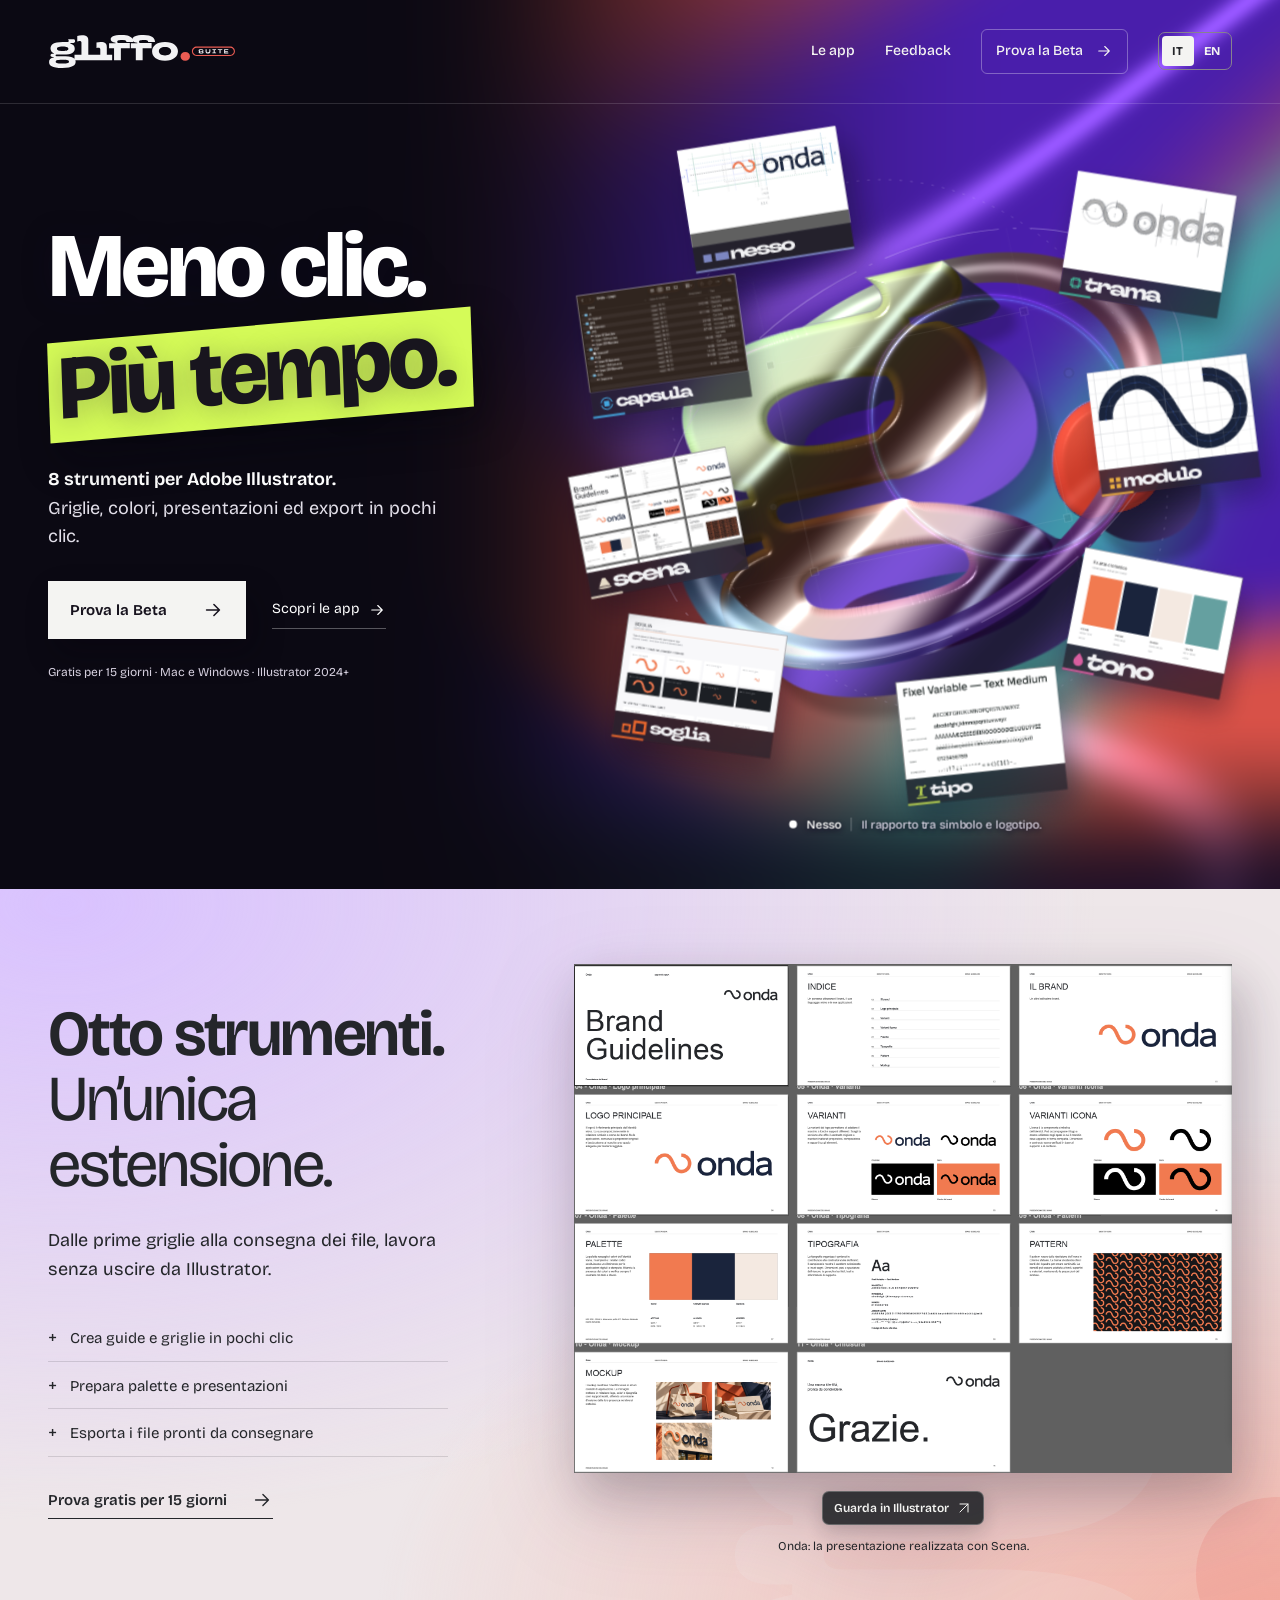
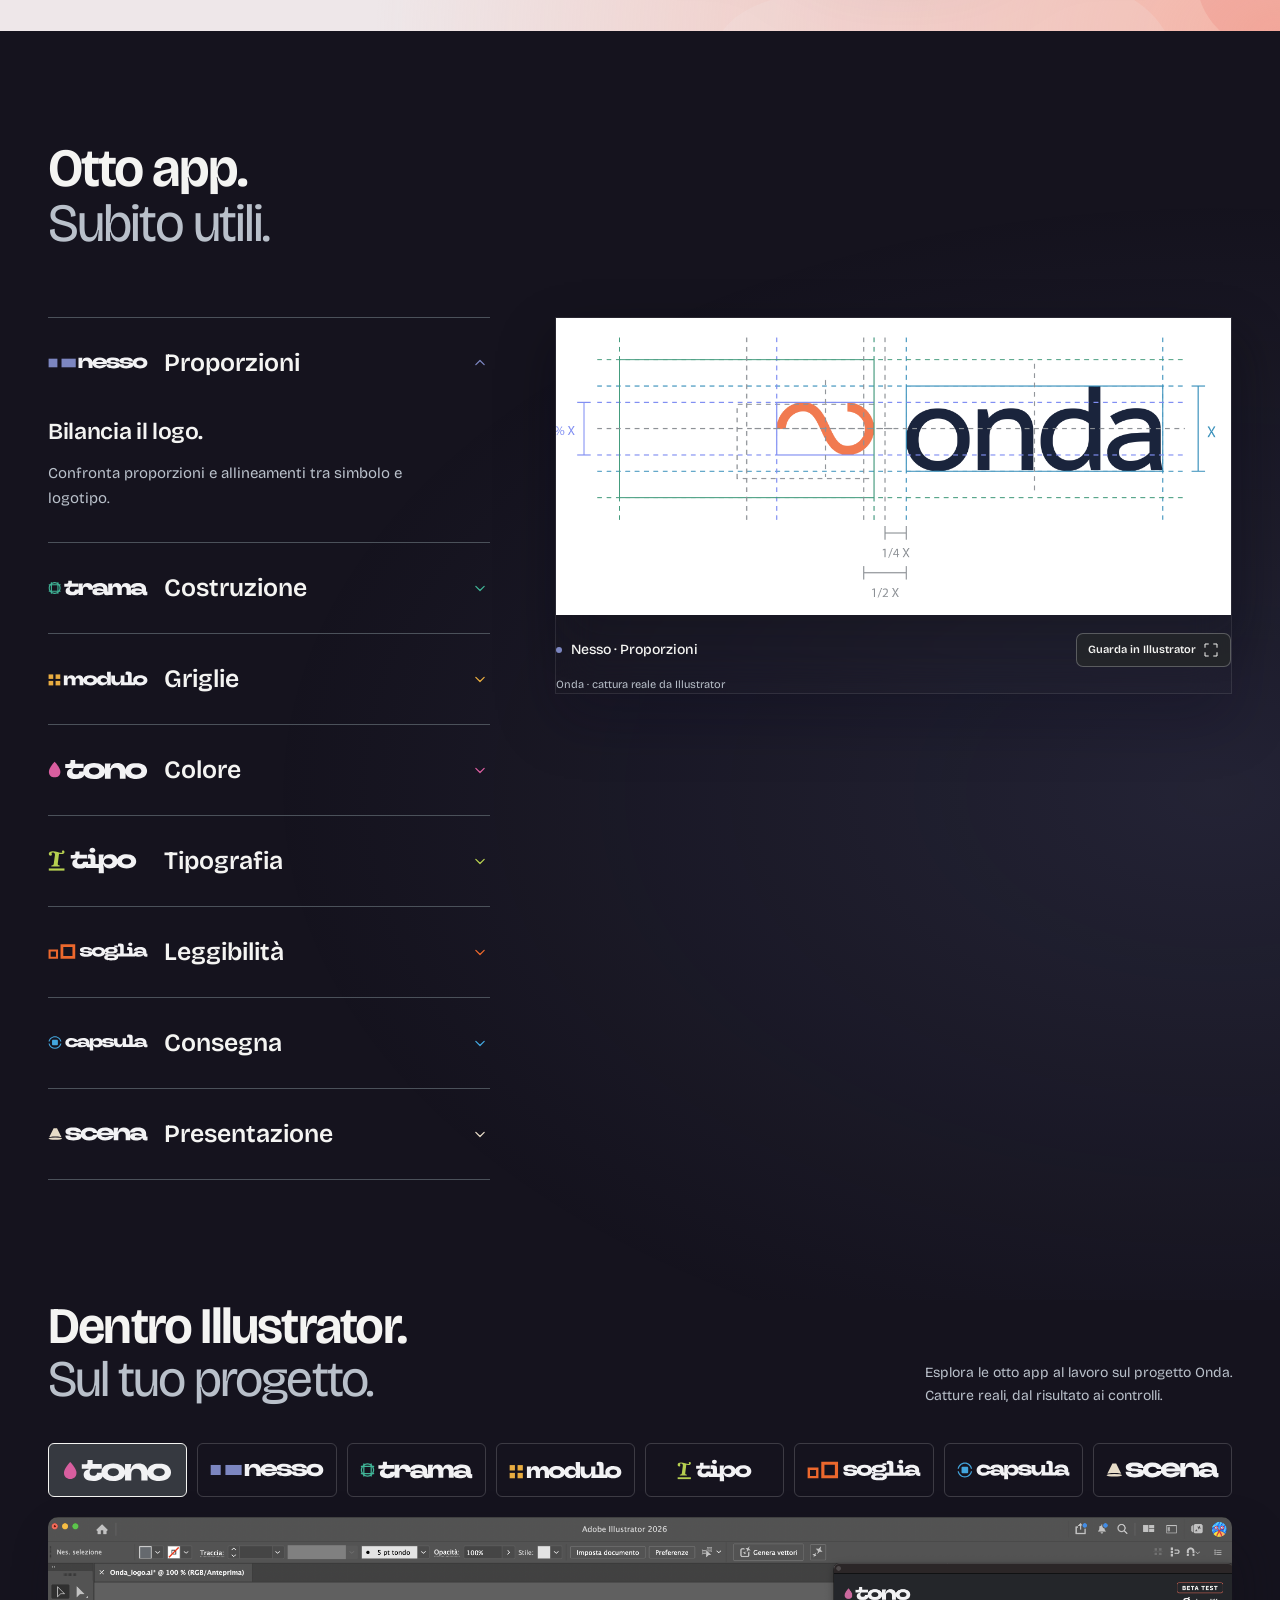
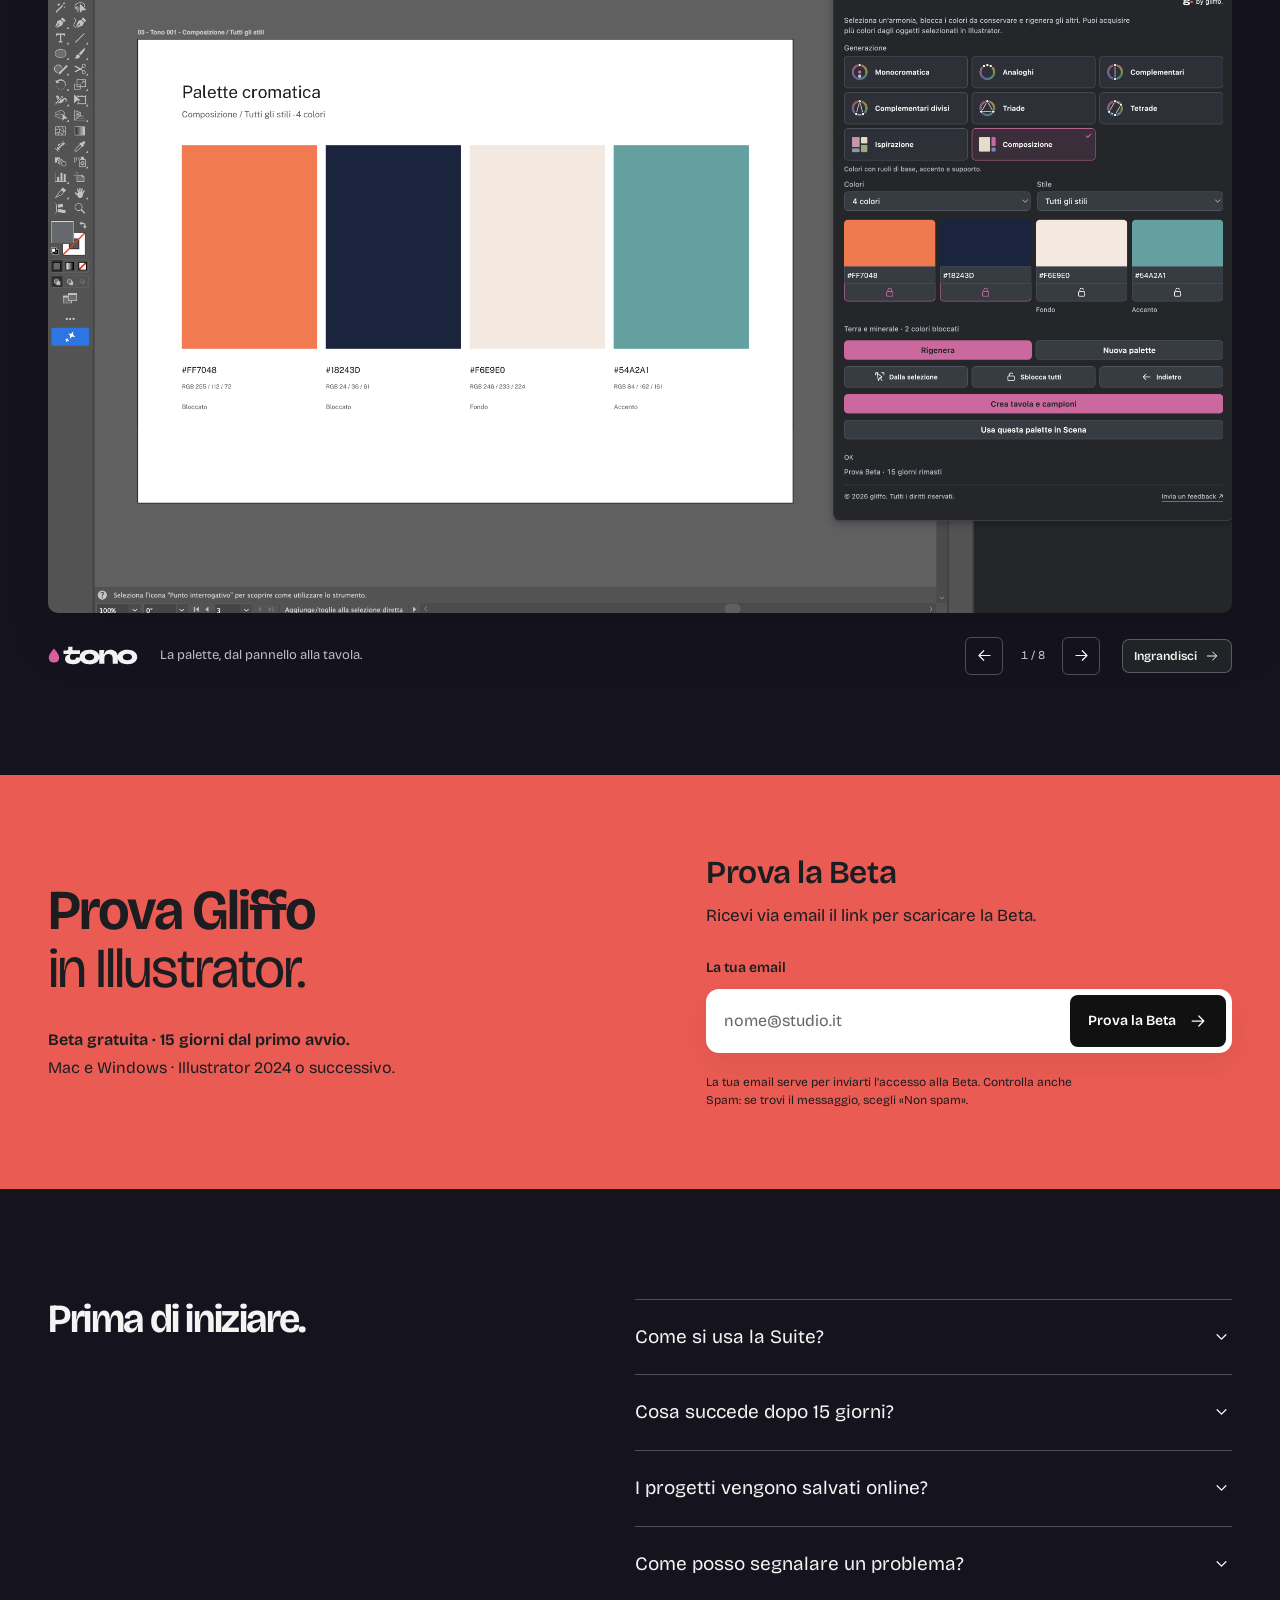
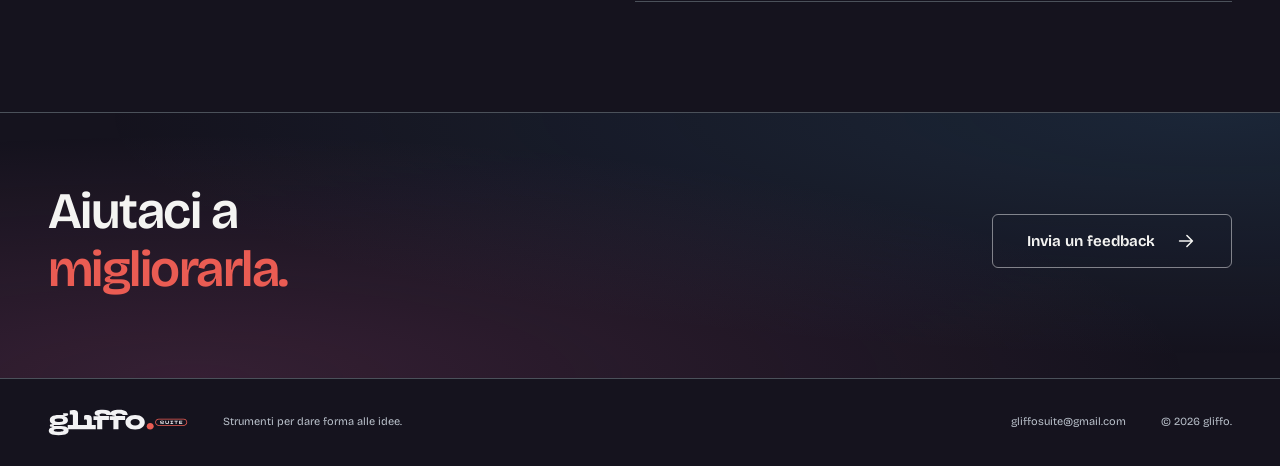
<file: index.html>
<!doctype html>
<html lang="it"><head><meta charset="utf-8"><meta name="viewport" content="width=device-width,initial-scale=1"><meta name="theme-color" content="#24262A"><meta name="description" content="Risparmia tempo in Adobe Illustrator con otto strumenti per griglie, colori, presentazioni ed export. Prova gratis la Beta per 15 giorni."><meta property="og:title" content="Gliffo Suite — Risparmia tempo in Adobe Illustrator"><meta property="og:description" content="Otto strumenti per l’identità visiva. Un’unica estensione per Adobe Illustrator."><title>Gliffo Suite — Risparmia tempo in Adobe Illustrator</title><link rel="icon" href="/assets/gliffo-icon.svg" type="image/svg+xml"><link rel="preload" href="/assets/fonts/BricolageGrotesque.ttf" as="font" type="font/ttf" crossorigin><link rel="stylesheet" href="/landing.css?v=8"><link rel="stylesheet" href="/experiment.css?v=3"><link rel="stylesheet" href="/results.css?v=3"><link rel="canonical" data-gliffo-language href="https://gliffo.github.io/"><link rel="alternate" data-gliffo-language hreflang="it" href="https://gliffo.github.io/"><link rel="alternate" data-gliffo-language hreflang="en" href="https://gliffo.github.io/en/"><link rel="alternate" data-gliffo-language hreflang="x-default" href="https://gliffo.github.io/"><link rel="stylesheet" href="/language.css?v=1"><script src="/i18n-runtime.js?v=2" defer></script></head>
<body><a class="skip" href="#contenuto">Vai al contenuto</a>
<div class="hero-world"><canvas id="liquid-canvas" aria-hidden="true"></canvas></div><header class="site-header"><a class="brand" href="/" aria-label="Gliffo Suite, pagina iniziale"><img src="/assets/gliffo-suite.svg" alt="Gliffo Suite" width="190" height="56"></a><nav aria-label="Navigazione principale"><a class="wide-link" href="#strumenti">Le app</a><a href="/feedback/">Feedback</a><a class="nav-download" href="#download">Prova la Beta <svg viewBox="0 0 24 24" aria-hidden="true"><path d="M5 12h14M13 6l6 6-6 6"/></svg></a><span class="language-switch" role="group" aria-label="Lingua"><a href="/" lang="it" hreflang="it" aria-current="page">IT</a><a href="/en/" lang="en" hreflang="en">EN</a></span></nav></header>
<main id="contenuto">
<section class="hero" aria-labelledby="hero-title"><div class="hero-copy"><h1 id="hero-title">Meno clic.<br><span>Più tempo.</span></h1><p><strong>8 strumenti per Adobe Illustrator.</strong><br>Griglie, colori, presentazioni ed export in pochi clic.</p><div class="hero-actions"><a class="button primary" href="#download">Prova la Beta <svg viewBox="0 0 24 24" aria-hidden="true"><path d="M5 12h14M13 6l6 6-6 6"/></svg></a><a class="text-link" href="#strumenti">Scopri le app <svg viewBox="0 0 24 24" aria-hidden="true"><path d="M5 12h14M13 6l6 6-6 6"/></svg></a></div><p class="hero-note">Gratis per 15 giorni · Mac e Windows · Illustrator 2024+</p><div class="hero-spectrum" aria-hidden="true"><span></span><span></span><span></span><span></span><span></span><span></span><span></span><span></span></div></div>
<div class="laboratory" id="laboratory" data-active="nesso" aria-label="Esplora gli otto strumenti Gliffo"><div class="lab-scale"><div class="lab-plane"><svg class="orbital-tracks" viewBox="0 0 640 620" aria-hidden="true"><ellipse cx="320" cy="310" rx="295" ry="188" transform="rotate(-32 320 310)"/><ellipse cx="320" cy="310" rx="240" ry="285" transform="rotate(-32 320 310)"/><path d="M80 405 100 385 99 410 89 403 84 416Z"/><path d="m519 143 20-20-1 25-10-7-5 13Z"/></svg><div class="liquid-lens" aria-hidden="true"><div class="lens-edge"></div><div class="lens-highlight"></div></div><svg class="lab-geometry" viewBox="0 0 640 620" aria-hidden="true"><g class="lab-lines"><path class="outer-guide" d="M40 148H606M40 433H606M148 34V578M498 34V578"/><path class="dashed-guide" d="M88 290H553M322 80V536"/><rect class="bounds" x="148" y="148" width="350" height="285"/><circle class="construction-circle" cx="323" cy="290" r="174"/><circle class="construction-circle small" cx="323" cy="290" r="87"/><path class="bezier-guide" d="M112 336C132 98 508 481 540 242"/><path class="handle-line" d="m112 336 35-167M540 242l-36 170"/></g><g class="anchor-points"><rect x="143" y="143" width="10" height="10"/><rect x="493" y="143" width="10" height="10"/><rect x="143" y="428" width="10" height="10"/><rect x="493" y="428" width="10" height="10"/><circle cx="112" cy="336" r="6"/><circle cx="540" cy="242" r="6"/></g><g class="handle-points"><circle cx="147" cy="169" r="4"/><circle cx="504" cy="412" r="4"/></g></svg><img class="lab-mark" src="/assets/gliffo-icon.svg" alt="" width="350" height="276"><a class="lab-app lab-app-nesso" data-tool="nesso" href="#app-nesso" style="--tool:#7C86C1" aria-label="Scopri Nesso"><div class="result-crop" style="--image-width:196.49573%;--image-left:-8.33333%;--image-top:-91.26214%;--result-ratio:2340/1030;--image-shift-y:-34.78905%"><img src="/assets/onda/nesso.webp" alt="Onda: Proporzioni, Nesso" width="4598" height="2702" loading="lazy" decoding="async"></div><span class="app-credit"><img src="/assets/apps/nesso.svg" alt="Nesso" width="96" height="22"></span></a><a class="lab-app lab-app-trama" data-tool="trama" href="#app-trama" style="--tool:#40B497" aria-label="Scopri Trama"><div class="result-crop" style="--image-width:261.47727%;--image-left:-30.68182%;--image-top:-109.75610%;--result-ratio:1760/820;--image-shift-y:-33.28402%"><img src="/assets/onda/trama.webp" alt="Onda: Costruzione, Trama" width="4602" height="2704" loading="lazy" decoding="async"></div><span class="app-credit"><img src="/assets/apps/trama.svg" alt="Trama" width="96" height="22"></span></a><a class="lab-app lab-app-modulo" data-tool="modulo" href="#app-modulo" style="--tool:#E9AD41" aria-label="Scopri Modulo"><div class="result-crop" style="--image-width:227.42574%;--image-left:-18.81188%;--image-top:-62.50000%;--result-ratio:2020/1200;--image-shift-y:-27.81899%"><img src="/assets/onda/modulo.webp" alt="Onda: Griglie, Modulo" width="4594" height="2696" loading="lazy" decoding="async"></div><span class="app-credit"><img src="/assets/apps/modulo.svg" alt="Modulo" width="96" height="22"></span></a><a class="lab-app lab-app-tono" data-tool="tono" href="#app-tono" style="--tool:#D85E9F" aria-label="Scopri Tono"><div class="result-crop" style="--image-width:180.70866%;--image-left:-13.77953%;--image-top:-26.53631%;--result-ratio:2540/1790;--image-shift-y:-17.61869%"><img src="/assets/onda/tono.webp" alt="Onda: Palette, Tono" width="4590" height="2696" loading="lazy" decoding="async"></div><span class="app-credit"><img src="/assets/apps/tono.svg" alt="Tono" width="96" height="22"></span></a><a class="lab-app lab-app-tipo" data-tool="tipo" href="#app-tipo" style="--tool:#B7D050" aria-label="Scopri Tipo"><div class="result-crop" style="--image-width:222.12560%;--image-left:-14.29952%;--image-top:-40.75342%;--result-ratio:2070/1460;--image-shift-y:-22.03704%"><img src="/assets/onda/tipo.webp" alt="Onda: Tipografia, Tipo" width="4598" height="2700" loading="lazy" decoding="async"></div><span class="app-credit"><img src="/assets/apps/tipo.svg" alt="Tipo" width="96" height="22"></span></a><a class="lab-app lab-app-soglia" data-tool="soglia" href="#app-soglia" style="--tool:#EC682D" aria-label="Scopri Soglia"><div class="result-crop" style="--image-width:203.36283%;--image-left:-14.24779%;--image-top:-14.41441%;--result-ratio:2260/2220;--image-shift-y:-11.88707%"><img src="/assets/onda/soglia.webp" alt="Onda: Leggibilità, Soglia" width="4596" height="2692" loading="lazy" decoding="async"></div><span class="app-credit"><img src="/assets/apps/soglia.svg" alt="Soglia" width="96" height="22"></span></a><a class="lab-app lab-app-capsula" data-tool="capsula" href="#app-capsula" style="--tool:#43A6DE" aria-label="Scopri Capsula"><div class="result-crop" style="--image-width:100.00000%;--image-left:0.00000%;--image-top:0.00000%;--result-ratio:1472/840;--image-shift-y:0.00000%"><img src="/assets/onda/capsula.webp" alt="Onda: Consegna, Capsula" width="1472" height="1236" loading="lazy" decoding="async"></div><span class="app-credit"><img src="/assets/apps/capsula.svg" alt="Capsula" width="96" height="22"></span></a><a class="lab-app lab-app-scena" data-tool="scena" href="#app-scena" style="--tool:#E7DCC8" aria-label="Scopri Scena"><div class="result-crop" style="--image-width:205.81655%;--image-left:-10.06711%;--image-top:-30.05780%;--result-ratio:2235/1730;--image-shift-y:-19.23077%"><img src="/assets/onda/scena.webp" alt="Onda: Presentazione, Scena" width="4600" height="2704" loading="lazy" decoding="async"></div><span class="app-credit"><img src="/assets/apps/scena.svg" alt="Scena" width="96" height="22"></span></a><div class="lab-color-palette" aria-hidden="true"><i></i><i></i><i></i><i></i><i></i></div><span class="lab-type" aria-hidden="true">Aa</span><div class="lab-formats" aria-hidden="true"><span>AI</span><span>SVG</span><span>PDF</span></div></div><div class="lab-caption"><span class="lab-indicator"></span><span id="lab-current">Nesso</span><span id="lab-role">Il rapporto tra simbolo e logotipo.</span></div></div></div></section>


<section class="workspace-story" id="suite" aria-labelledby="workspace-title"><div class="story-copy"><h2 id="workspace-title">Otto strumenti.<br><span>Un’unica estensione.</span></h2><p>Dalle prime griglie alla consegna dei file, lavora senza uscire da Illustrator.</p><ul><li>Crea guide e griglie in pochi clic</li><li>Prepara palette e presentazioni</li><li>Esporta i file pronti da consegnare</li></ul><a class="dark-link" href="#download">Prova gratis per 15 giorni <svg viewBox="0 0 24 24" aria-hidden="true"><path d="M5 12h14M13 6l6 6-6 6"/></svg></a></div><figure class="suite-window"><div class="result-crop" style="--image-width:205.81655%;--image-left:-10.06711%;--image-top:-30.05780%;--result-ratio:2235/1730;--image-shift-y:-19.23077%"><img src="/assets/onda/scena.webp" alt="Onda: Presentazione, Scena" width="4600" height="2704" loading="lazy" decoding="async"></div><button class="screenshot-zoom suite-zoom" id="suite-zoom" type="button" aria-haspopup="dialog">Guarda in Illustrator <svg viewBox="0 0 24 24" aria-hidden="true"><path d="M6 18 18 6M6 6h12v12"/></svg></button><figcaption>Onda: la presentazione realizzata con Scena.</figcaption></figure><img class="story-decoration" src="/assets/gliffo-icon.svg" alt="" width="650" height="512" loading="lazy"></section>
<section class="apps-section section-shell" id="strumenti" aria-labelledby="apps-title"><div class="apps-heading"><h2 id="apps-title">Otto app.<br><span>Subito utili.</span></h2></div><div class="app-explorer"><div class="app-list"><details class="app-row" id="app-nesso" data-app="nesso" data-image="/assets/onda/nesso.webp" data-crop="--image-width:196.49573%;--image-left:-8.33333%;--image-top:-91.26214%;--result-ratio:2340/1030;--image-shift-y:-34.78905%" data-note="Onda · cattura reale da Illustrator" data-button="Guarda in Illustrator" style="--tool:#7C86C1" open><summary><img class="app-name" src="/assets/apps/nesso.svg" alt="Nesso" width="104" height="26"><span>Proporzioni</span><svg viewBox="0 0 24 24" aria-hidden="true"><path d="m7 10 5 5 5-5"/></svg></summary><div class="app-detail"><h3>Bilancia il logo.</h3><p>Confronta proporzioni e allineamenti tra simbolo e logotipo.</p><a class="mobile-result" href="/assets/onda/nesso.webp" target="_blank" rel="noopener" aria-label="Guarda in Illustrator: Nesso"><div class="result-crop" style="--image-width:196.49573%;--image-left:-8.33333%;--image-top:-91.26214%;--result-ratio:2340/1030;--image-shift-y:-34.78905%"><img src="/assets/onda/nesso.webp" alt="Onda: Proporzioni, Nesso" width="4598" height="2702" loading="lazy" decoding="async"></div><span>Guarda in Illustrator <svg viewBox="0 0 24 24" aria-hidden="true"><path d="M6 18 18 6M6 6h12v12"/></svg></span><small>Onda · cattura reale da Illustrator</small></a></div></details><details class="app-row" id="app-trama" data-app="trama" data-image="/assets/onda/trama.webp" data-crop="--image-width:261.47727%;--image-left:-30.68182%;--image-top:-109.75610%;--result-ratio:1760/820;--image-shift-y:-33.28402%" data-note="Onda · cattura reale da Illustrator" data-button="Guarda in Illustrator" style="--tool:#40B497" ><summary><img class="app-name" src="/assets/apps/trama.svg" alt="Trama" width="104" height="26"><span>Costruzione</span><svg viewBox="0 0 24 24" aria-hidden="true"><path d="m7 10 5 5 5-5"/></svg></summary><div class="app-detail"><h3>Crea le guide del logo.</h3><p>Genera contorni, punti e maniglie di costruzione su copie del tuo segno.</p><a class="mobile-result" href="/assets/onda/trama.webp" target="_blank" rel="noopener" aria-label="Guarda in Illustrator: Trama"><div class="result-crop" style="--image-width:261.47727%;--image-left:-30.68182%;--image-top:-109.75610%;--result-ratio:1760/820;--image-shift-y:-33.28402%"><img src="/assets/onda/trama.webp" alt="Onda: Costruzione, Trama" width="4602" height="2704" loading="lazy" decoding="async"></div><span>Guarda in Illustrator <svg viewBox="0 0 24 24" aria-hidden="true"><path d="M6 18 18 6M6 6h12v12"/></svg></span><small>Onda · cattura reale da Illustrator</small></a></div></details><details class="app-row" id="app-modulo" data-app="modulo" data-image="/assets/onda/modulo.webp" data-crop="--image-width:227.42574%;--image-left:-18.81188%;--image-top:-62.50000%;--result-ratio:2020/1200;--image-shift-y:-27.81899%" data-note="Onda · cattura reale da Illustrator" data-button="Guarda in Illustrator" style="--tool:#E9AD41" ><summary><img class="app-name" src="/assets/apps/modulo.svg" alt="Modulo" width="104" height="26"><span>Griglie</span><svg viewBox="0 0 24 24" aria-hidden="true"><path d="m7 10 5 5 5-5"/></svg></summary><div class="app-detail"><h3>Griglie, senza disegnarle a mano.</h3><p>Crea griglie geometriche e imposta dimensioni, moduli e inclinazioni.</p><a class="mobile-result" href="/assets/onda/modulo.webp" target="_blank" rel="noopener" aria-label="Guarda in Illustrator: Modulo"><div class="result-crop" style="--image-width:227.42574%;--image-left:-18.81188%;--image-top:-62.50000%;--result-ratio:2020/1200;--image-shift-y:-27.81899%"><img src="/assets/onda/modulo.webp" alt="Onda: Griglie, Modulo" width="4594" height="2696" loading="lazy" decoding="async"></div><span>Guarda in Illustrator <svg viewBox="0 0 24 24" aria-hidden="true"><path d="M6 18 18 6M6 6h12v12"/></svg></span><small>Onda · cattura reale da Illustrator</small></a></div></details><details class="app-row" id="app-tono" data-app="tono" data-image="/assets/onda/tono.webp" data-crop="--image-width:180.70866%;--image-left:-13.77953%;--image-top:-26.53631%;--result-ratio:2540/1790;--image-shift-y:-17.61869%" data-note="Onda · cattura reale da Illustrator" data-button="Guarda in Illustrator" style="--tool:#D85E9F" ><summary><img class="app-name" src="/assets/apps/tono.svg" alt="Tono" width="104" height="26"><span>Colore</span><svg viewBox="0 0 24 24" aria-hidden="true"><path d="m7 10 5 5 5-5"/></svg></summary><div class="app-detail"><h3>La palette, pronta.</h3><p>Estrai colori, esplora armonie e invia la palette a Scena.</p><a class="mobile-result" href="/assets/onda/tono.webp" target="_blank" rel="noopener" aria-label="Guarda in Illustrator: Tono"><div class="result-crop" style="--image-width:180.70866%;--image-left:-13.77953%;--image-top:-26.53631%;--result-ratio:2540/1790;--image-shift-y:-17.61869%"><img src="/assets/onda/tono.webp" alt="Onda: Palette, Tono" width="4590" height="2696" loading="lazy" decoding="async"></div><span>Guarda in Illustrator <svg viewBox="0 0 24 24" aria-hidden="true"><path d="M6 18 18 6M6 6h12v12"/></svg></span><small>Onda · cattura reale da Illustrator</small></a></div></details><details class="app-row" id="app-tipo" data-app="tipo" data-image="/assets/onda/tipo.webp" data-crop="--image-width:222.12560%;--image-left:-14.29952%;--image-top:-40.75342%;--result-ratio:2070/1460;--image-shift-y:-22.03704%" data-note="Onda · cattura reale da Illustrator" data-button="Guarda in Illustrator" style="--tool:#B7D050" ><summary><img class="app-name" src="/assets/apps/tipo.svg" alt="Tipo" width="104" height="26"><span>Tipografia</span><svg viewBox="0 0 24 24" aria-hidden="true"><path d="m7 10 5 5 5-5"/></svg></summary><div class="app-detail"><h3>Confronta i tuoi font.</h3><p>Crea un campionario con i caratteri installati e scegli quelli del brand.</p><a class="mobile-result" href="/assets/onda/tipo.webp" target="_blank" rel="noopener" aria-label="Guarda in Illustrator: Tipo"><div class="result-crop" style="--image-width:222.12560%;--image-left:-14.29952%;--image-top:-40.75342%;--result-ratio:2070/1460;--image-shift-y:-22.03704%"><img src="/assets/onda/tipo.webp" alt="Onda: Tipografia, Tipo" width="4598" height="2700" loading="lazy" decoding="async"></div><span>Guarda in Illustrator <svg viewBox="0 0 24 24" aria-hidden="true"><path d="M6 18 18 6M6 6h12v12"/></svg></span><small>Onda · cattura reale da Illustrator</small></a></div></details><details class="app-row" id="app-soglia" data-app="soglia" data-image="/assets/onda/soglia.webp" data-crop="--image-width:203.36283%;--image-left:-14.24779%;--image-top:-14.41441%;--result-ratio:2260/2220;--image-shift-y:-11.88707%" data-note="Onda · cattura reale da Illustrator" data-button="Guarda in Illustrator" style="--tool:#EC682D" ><summary><img class="app-name" src="/assets/apps/soglia.svg" alt="Soglia" width="104" height="26"><span>Leggibilità</span><svg viewBox="0 0 24 24" aria-hidden="true"><path d="m7 10 5 5 5-5"/></svg></summary><div class="app-detail"><h3>Il logo si legge anche in piccolo?</h3><p>Confronta dimensioni e fondi chiari o scuri, per stampa e schermo.</p><a class="mobile-result" href="/assets/onda/soglia.webp" target="_blank" rel="noopener" aria-label="Guarda in Illustrator: Soglia"><div class="result-crop" style="--image-width:203.36283%;--image-left:-14.24779%;--image-top:-14.41441%;--result-ratio:2260/2220;--image-shift-y:-11.88707%"><img src="/assets/onda/soglia.webp" alt="Onda: Leggibilità, Soglia" width="4596" height="2692" loading="lazy" decoding="async"></div><span>Guarda in Illustrator <svg viewBox="0 0 24 24" aria-hidden="true"><path d="M6 18 18 6M6 6h12v12"/></svg></span><small>Onda · cattura reale da Illustrator</small></a></div></details><details class="app-row" id="app-capsula" data-app="capsula" data-image="/assets/onda/capsula.webp" data-crop="--image-width:100.00000%;--image-left:0.00000%;--image-top:0.00000%;--result-ratio:1472/840;--image-shift-y:0.00000%" data-note="Onda · file esportati con Capsula" data-button="Guarda i file esportati" style="--tool:#43A6DE" ><summary><img class="app-name" src="/assets/apps/capsula.svg" alt="Capsula" width="104" height="26"><span>Consegna</span><svg viewBox="0 0 24 24" aria-hidden="true"><path d="m7 10 5 5 5-5"/></svg></summary><div class="app-detail"><h3>I file pronti da consegnare.</h3><p>Esporta SVG, PDF, PNG, AI, EPS e JPG in un unico pacchetto.</p><a class="mobile-result" href="/assets/onda/capsula.webp" target="_blank" rel="noopener" aria-label="Guarda i file esportati: Capsula"><div class="result-crop" style="--image-width:100.00000%;--image-left:0.00000%;--image-top:0.00000%;--result-ratio:1472/840;--image-shift-y:0.00000%"><img src="/assets/onda/capsula.webp" alt="Onda: Consegna, Capsula" width="1472" height="1236" loading="lazy" decoding="async"></div><span>Guarda i file esportati <svg viewBox="0 0 24 24" aria-hidden="true"><path d="M6 18 18 6M6 6h12v12"/></svg></span><small>Onda · file esportati con Capsula</small></a></div></details><details class="app-row" id="app-scena" data-app="scena" data-image="/assets/onda/scena.webp" data-crop="--image-width:205.81655%;--image-left:-10.06711%;--image-top:-30.05780%;--result-ratio:2235/1730;--image-shift-y:-19.23077%" data-note="Onda · cattura reale da Illustrator" data-button="Guarda in Illustrator" style="--tool:#E7DCC8" ><summary><img class="app-name" src="/assets/apps/scena.svg" alt="Scena" width="104" height="26"><span>Presentazione</span><svg viewBox="0 0 24 24" aria-hidden="true"><path d="m7 10 5 5 5-5"/></svg></summary><div class="app-detail"><h3>Presenta il brand.</h3><p>Impagina logo, palette, font e fino a sei mockup in una presentazione modificabile.</p><a class="mobile-result" href="/assets/onda/scena.webp" target="_blank" rel="noopener" aria-label="Guarda in Illustrator: Scena"><div class="result-crop" style="--image-width:205.81655%;--image-left:-10.06711%;--image-top:-30.05780%;--result-ratio:2235/1730;--image-shift-y:-19.23077%"><img src="/assets/onda/scena.webp" alt="Onda: Presentazione, Scena" width="4600" height="2704" loading="lazy" decoding="async"></div><span>Guarda in Illustrator <svg viewBox="0 0 24 24" aria-hidden="true"><path d="M6 18 18 6M6 6h12v12"/></svg></span><small>Onda · cattura reale da Illustrator</small></a></div></details></div><figure class="app-preview" style="--tool:#7C86C1"><div class="preview-dots" aria-hidden="true"><i></i><i></i><i></i></div><div class="preview-screen"><div class="result-crop" style="--image-width:196.49573%;--image-left:-8.33333%;--image-top:-91.26214%;--result-ratio:2340/1030;--image-shift-y:-34.78905%"><img id="app-screenshot" src="/assets/onda/nesso.webp" alt="Onda: Proporzioni, Nesso" width="4598" height="2702" loading="lazy" decoding="async"></div></div><button class="screenshot-zoom preview-zoom" id="preview-zoom" type="button" aria-haspopup="dialog" aria-label="Apri la cattura completa">Guarda in Illustrator <svg viewBox="0 0 24 24" aria-hidden="true"><path d="M8 3H3v5M16 3h5v5M3 16v5h5M21 16v5h-5"/></svg></button><figcaption id="preview-caption">Nesso · Proporzioni</figcaption><p class="preview-note">Onda · cattura reale da Illustrator</p></figure></div></section>
<section class="native-proof section-shell" aria-labelledby="native-title" aria-roledescription="carosello"><div class="native-heading"><h2 id="native-title">Dentro Illustrator.<br><span>Sul tuo progetto.</span></h2><p>Esplora le otto app al lavoro sul progetto Onda.<br>Catture reali, dal risultato ai controlli.</p></div><div class="gallery-tools" aria-label="Scegli lo strumento" hidden><button type="button" data-gallery-app="tono" aria-pressed="true" aria-label="Mostra Tono" aria-controls="gallery-stage"><img src="/assets/apps/tono.svg" alt="" width="100" height="26"><span>Tono</span></button><button type="button" data-gallery-app="nesso" aria-pressed="false" aria-label="Mostra Nesso" aria-controls="gallery-stage"><img src="/assets/apps/nesso.svg" alt="" width="100" height="26"><span>Nesso</span></button><button type="button" data-gallery-app="trama" aria-pressed="false" aria-label="Mostra Trama" aria-controls="gallery-stage"><img src="/assets/apps/trama.svg" alt="" width="100" height="26"><span>Trama</span></button><button type="button" data-gallery-app="modulo" aria-pressed="false" aria-label="Mostra Modulo" aria-controls="gallery-stage"><img src="/assets/apps/modulo.svg" alt="" width="100" height="26"><span>Modulo</span></button><button type="button" data-gallery-app="tipo" aria-pressed="false" aria-label="Mostra Tipo" aria-controls="gallery-stage"><img src="/assets/apps/tipo.svg" alt="" width="100" height="26"><span>Tipo</span></button><button type="button" data-gallery-app="soglia" aria-pressed="false" aria-label="Mostra Soglia" aria-controls="gallery-stage"><img src="/assets/apps/soglia.svg" alt="" width="100" height="26"><span>Soglia</span></button><button type="button" data-gallery-app="capsula" aria-pressed="false" aria-label="Mostra Capsula" aria-controls="gallery-stage"><img src="/assets/apps/capsula.svg" alt="" width="100" height="26"><span>Capsula</span></button><button type="button" data-gallery-app="scena" aria-pressed="false" aria-label="Mostra Scena" aria-controls="gallery-stage"><img src="/assets/apps/scena.svg" alt="" width="100" height="26"><span>Scena</span></button></div><figure><div class="gallery-stage" id="gallery-stage"><img id="gallery-image" src="/assets/onda/tono.webp" alt="Tono: la palette Onda e i controlli dei colori dentro Adobe Illustrator" width="4590" height="2696" loading="lazy" decoding="async"></div><figcaption><span><img id="gallery-logo" src="/assets/apps/tono.svg" alt="Tono" width="100" height="26"><span id="gallery-description">La palette, dal pannello alla tavola.</span></span><div class="gallery-actions"><div class="gallery-arrows" hidden><button type="button" data-gallery-prev aria-label="Schermata precedente"><svg viewBox="0 0 24 24" aria-hidden="true"><path d="M19 12H5M11 6l-6 6 6 6"/></svg></button><span id="gallery-count" aria-live="polite" aria-atomic="true">1 / 8</span><button type="button" data-gallery-next aria-label="Schermata successiva"><svg viewBox="0 0 24 24" aria-hidden="true"><path d="M5 12h14M13 6l6 6-6 6"/></svg></button></div><button class="screenshot-zoom" id="gallery-zoom" type="button" data-open-shot="/assets/onda/tono.webp" data-shot-title="Tono e la palette Onda, dentro Illustrator">Ingrandisci <svg viewBox="0 0 24 24" aria-hidden="true"><path d="M5 12h14M13 6l6 6-6 6"/></svg></button></div></figcaption><p id="gallery-status" class="gallery-status" role="status" aria-live="polite"></p></figure><noscript><p class="gallery-fallback">Apri le altre catture: <a href="/assets/onda/tono.webp" target="_blank" rel="noopener">Tono</a> · <a href="/assets/onda/nesso.webp" target="_blank" rel="noopener">Nesso</a> · <a href="/assets/onda/trama.webp" target="_blank" rel="noopener">Trama</a> · <a href="/assets/onda/modulo.webp" target="_blank" rel="noopener">Modulo</a> · <a href="/assets/onda/tipo.webp" target="_blank" rel="noopener">Tipo</a> · <a href="/assets/onda/soglia.webp" target="_blank" rel="noopener">Soglia</a> · <a href="/assets/onda/capsula.webp" target="_blank" rel="noopener">Capsula</a> · <a href="/assets/onda/scena.webp" target="_blank" rel="noopener">Scena</a>.</p></noscript></section><section class="download-section beta-access" id="download" aria-labelledby="download-title"><div class="download-copy"><h2 id="download-title">Prova Gliffo<br><span>in Illustrator.</span></h2><p><strong>Beta gratuita · 15 giorni dal primo avvio.</strong><br>Mac e Windows · Illustrator 2024 o successivo.</p></div><div class="beta-entry"><h3>Prova la Beta</h3><p>Ricevi via email il link per scaricare la Beta.</p><!-- BETA_FORM_START --><form class="beta-native-form" action="https://formspree.io/f/mgaarvej" method="POST"><label for="beta-email">La tua email</label><div class="email-shell"><input id="beta-email" name="email" type="email" placeholder="nome@studio.it" autocomplete="email" inputmode="email" required maxlength="254" aria-describedby="beta-email-purpose beta-form-status"><button type="submit">Prova la Beta <svg viewBox="0 0 24 24" aria-hidden="true"><path d="M5 12h14M13 6l6 6-6 6"/></svg></button></div><input type="hidden" name="gliffo_beta_source" value="GLIFFO_BETA_mgaarvej"><input type="hidden" name="language" value="it"><div class="beta-honeypot" aria-hidden="true"><label for="beta-website">Lascia vuoto questo campo</label><input id="beta-website" name="_honey" type="text" tabindex="-1" autocomplete="off"></div><p class="beta-form-message" id="beta-form-status" role="status" aria-live="polite" aria-atomic="true"></p></form><!-- BETA_FORM_END --><p class="beta-purpose" id="beta-email-purpose">La tua email serve per inviarti l’accesso alla Beta. Controlla anche Spam: se trovi il messaggio, scegli «Non spam».</p></div></section>
<section class="faq-section section-shell" aria-labelledby="faq-title"><h2 id="faq-title">Prima di iniziare.</h2><div><details><summary>Come si usa la Suite? <svg viewBox="0 0 24 24" aria-hidden="true"><path d="m7 10 5 5 5-5"/></svg></summary><p>Installa la Beta con Illustrator chiuso. Poi apri Finestra → Estensioni → Gliffo Suite PRO.</p></details><details><summary>Cosa succede dopo 15 giorni? <svg viewBox="0 0 24 24" aria-hidden="true"><path d="m7 10 5 5 5-5"/></svg></summary><p>La prova termina. I tuoi file restano utilizzabili e puoi ancora salvare il progetto.</p></details><details><summary>I progetti vengono salvati online? <svg viewBox="0 0 24 24" aria-hidden="true"><path d="m7 10 5 5 5-5"/></svg></summary><p>No. Progetti e risorse restano in una cartella sul tuo computer.</p></details><details><summary>Come posso segnalare un problema? <svg viewBox="0 0 24 24" aria-hidden="true"><path d="m7 10 5 5 5-5"/></svg></summary><p>Invia bug e idee dal <a href="/feedback/">modulo feedback</a>. Non serve un account.</p></details></div></section>
<section class="feedback-invite section-shell"><p>Aiutaci a<br><span>migliorarla.</span></p><a class="button outline" href="/feedback/">Invia un feedback <svg viewBox="0 0 24 24" aria-hidden="true"><path d="M5 12h14M13 6l6 6-6 6"/></svg></a></section>
</main><footer class="site-footer"><a class="brand" href="/" aria-label="Gliffo Suite"><img src="/assets/gliffo-suite.svg" alt="Gliffo Suite" width="190" height="56"></a><p>Strumenti per dare forma alle idee.</p><a href="mailto:gliffosuite@gmail.com">gliffosuite@gmail.com</a><span>© 2026 gliffo.</span></footer><script src="/liquid.js?v=3" defer></script><script src="/landing.js?v=5" defer></script><script src="/beta-email.js?v=5" defer></script><dialog id="screenshot-dialog" aria-labelledby="screenshot-title"><div class="screenshot-toolbar"><h2 id="screenshot-title">Esplora il risultato</h2><div><a id="screenshot-file" href="/assets/onda/nesso.webp" target="_blank" rel="noopener">Apri immagine</a><button type="button" data-close-screenshot aria-label="Chiudi anteprima">Chiudi <svg viewBox="0 0 24 24" aria-hidden="true"><path d="m6 6 12 12M18 6 6 18"/></svg></button></div></div><div class="screenshot-scroll" tabindex="0" role="region" aria-label="Esempio vettoriale ingrandito"><img id="screenshot-full" alt="" width="720" decoding="async"></div><p class="screenshot-note">Cattura fornita dall’autore. Onda è un progetto dimostrativo.</p></dialog><script src="/screenshots.js?v=4" defer></script><script src="/gallery.js?v=2" defer></script></body></html>
</file>
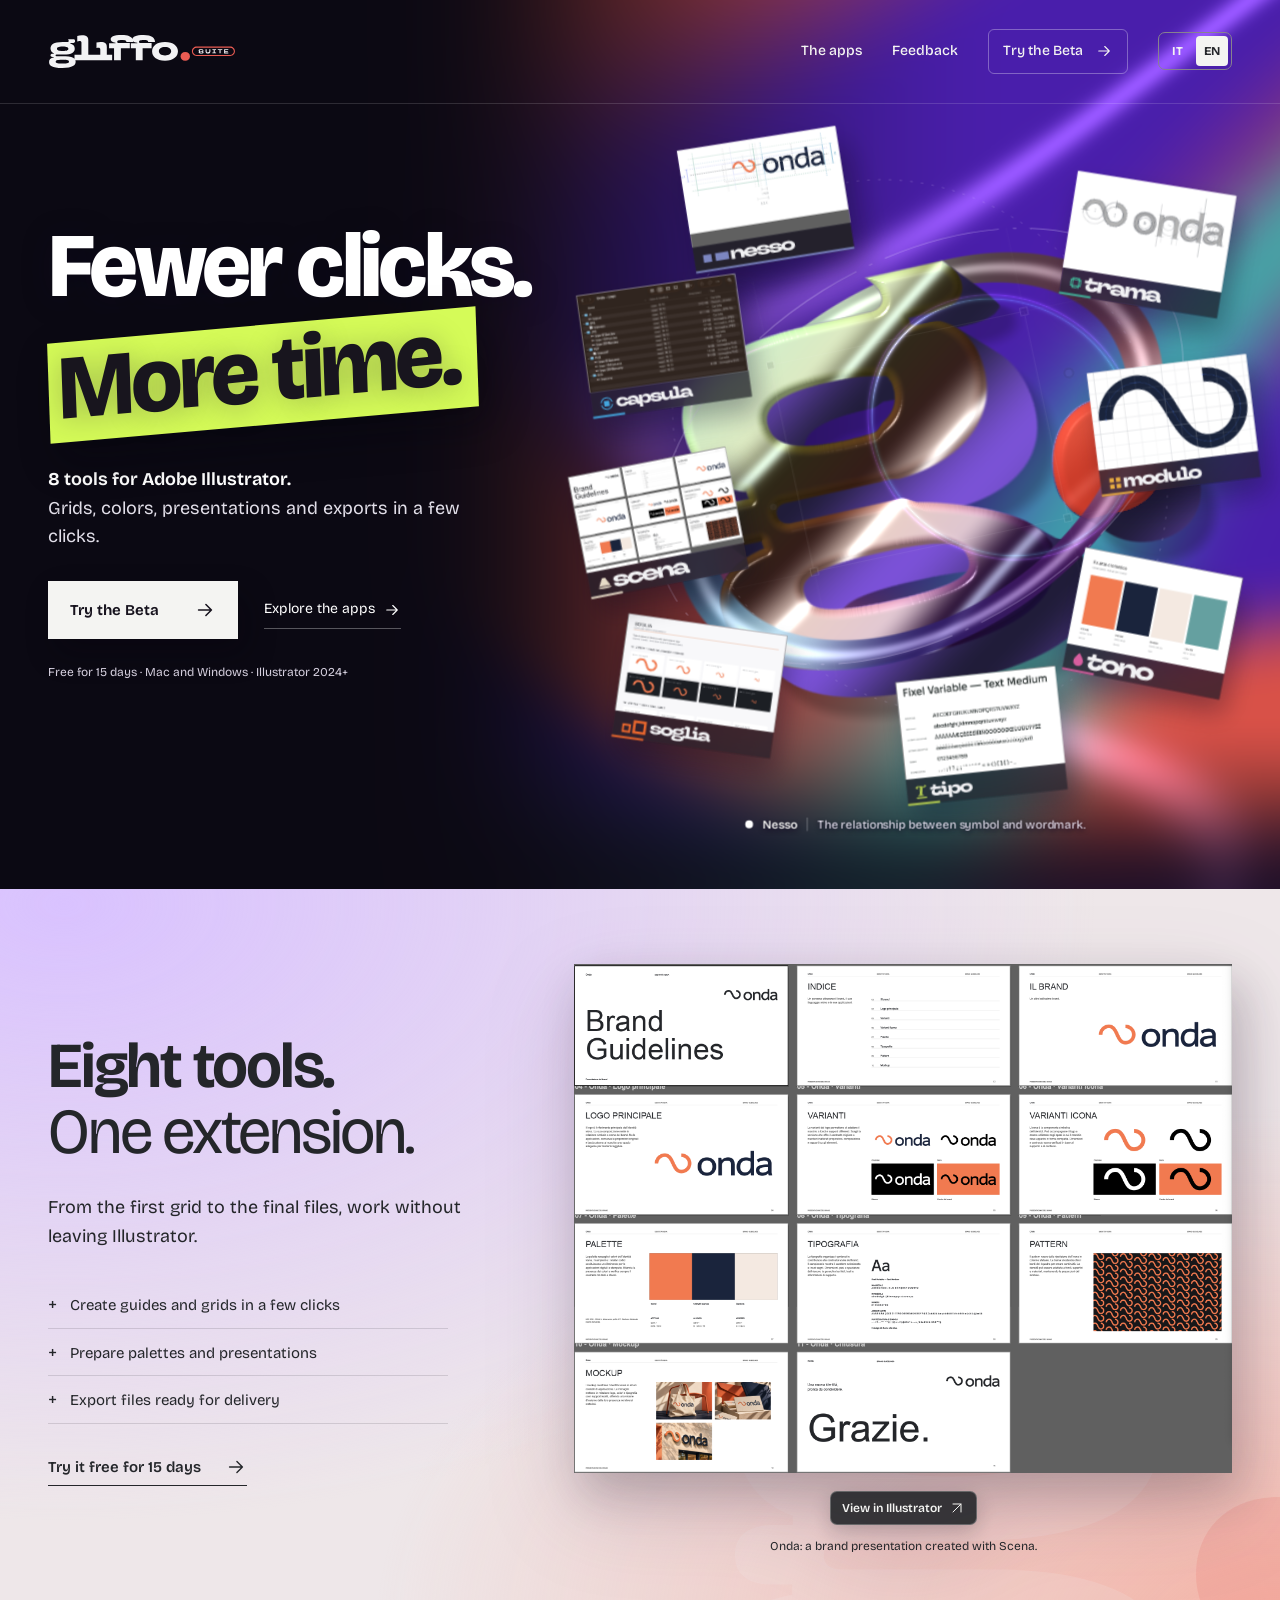
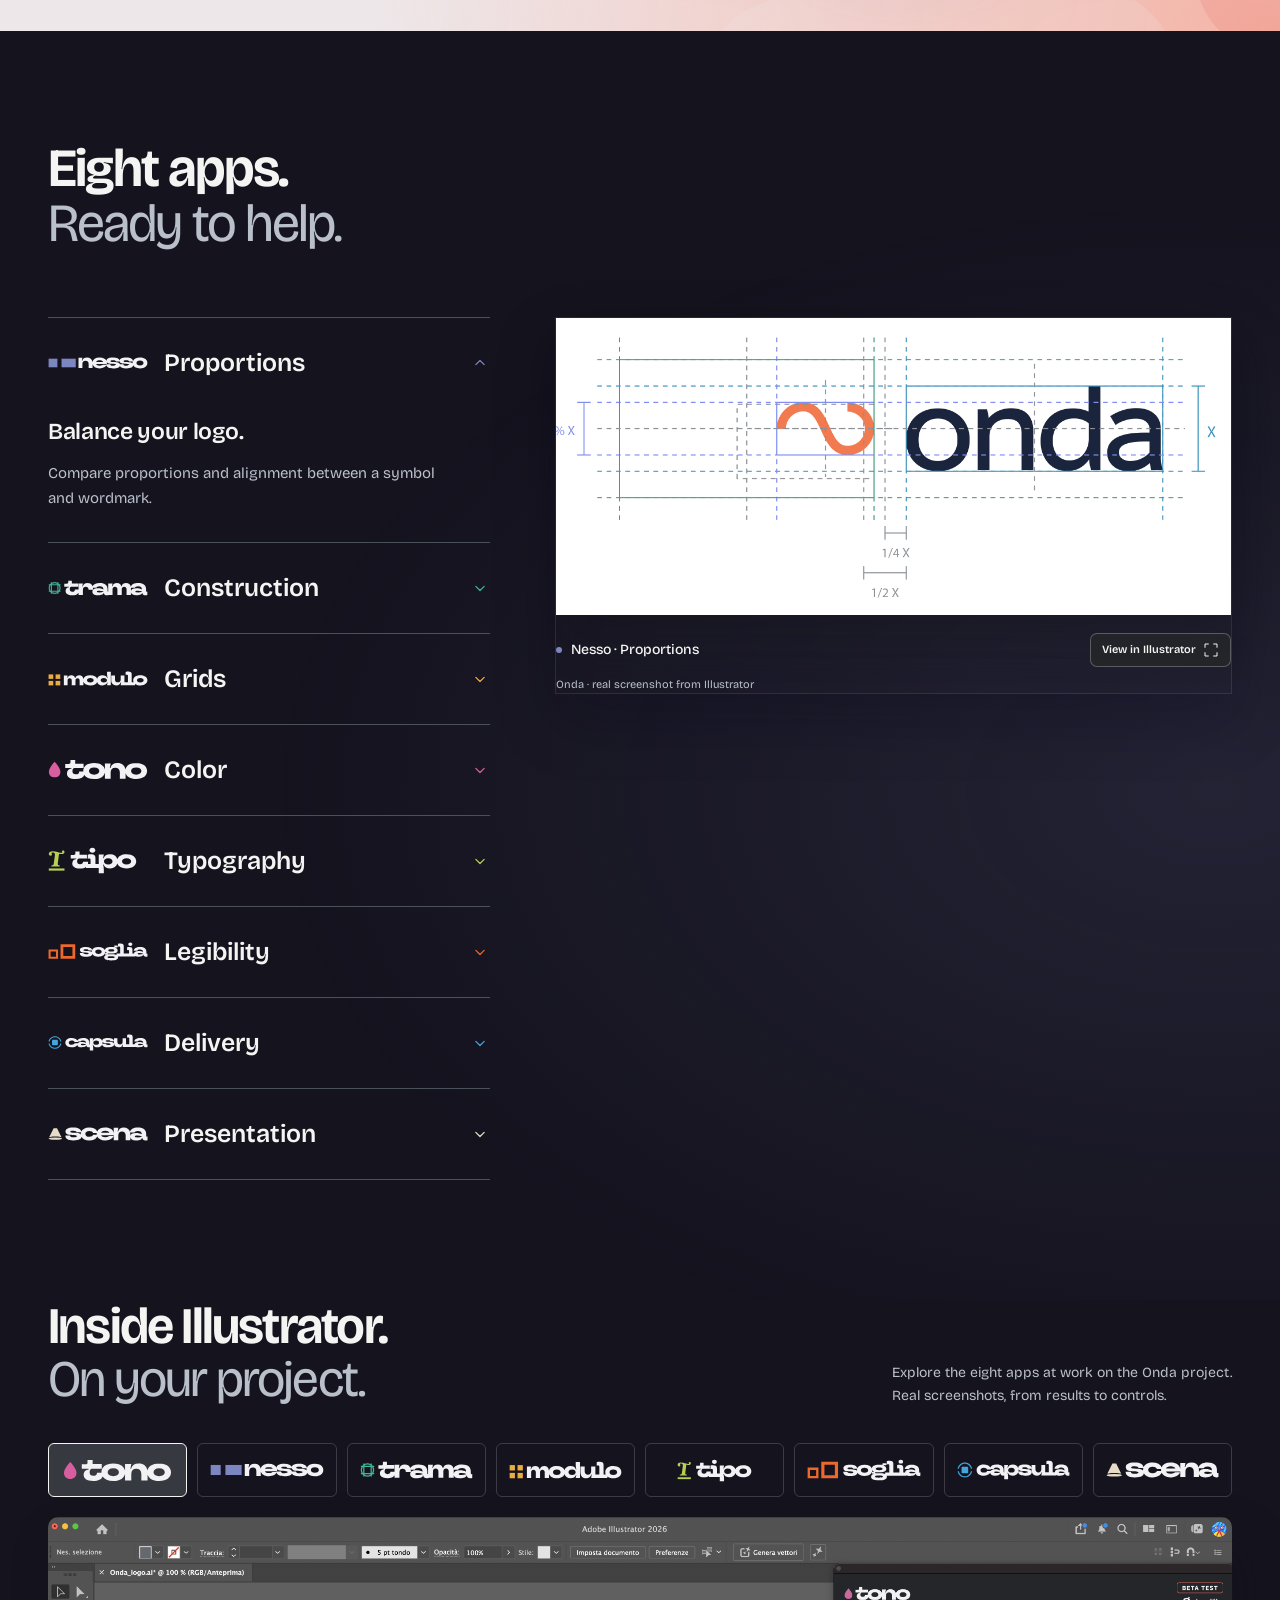
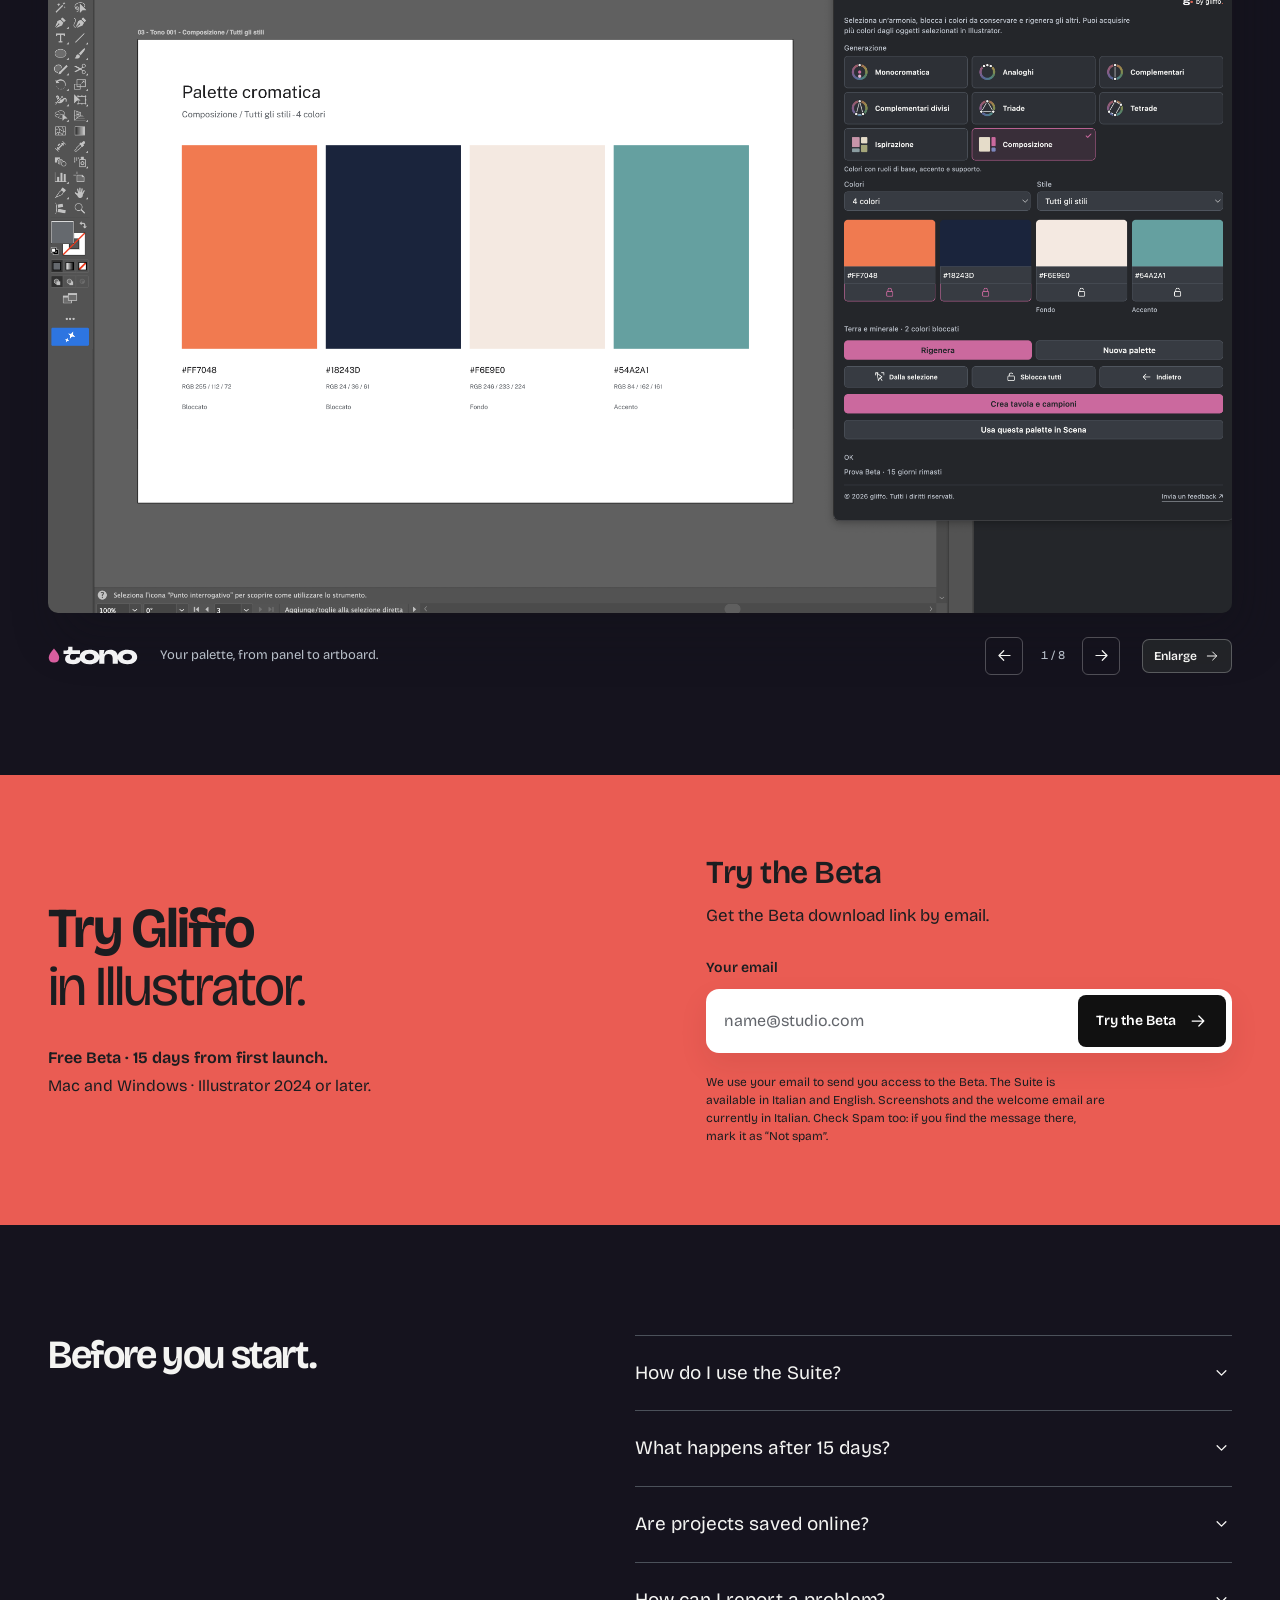
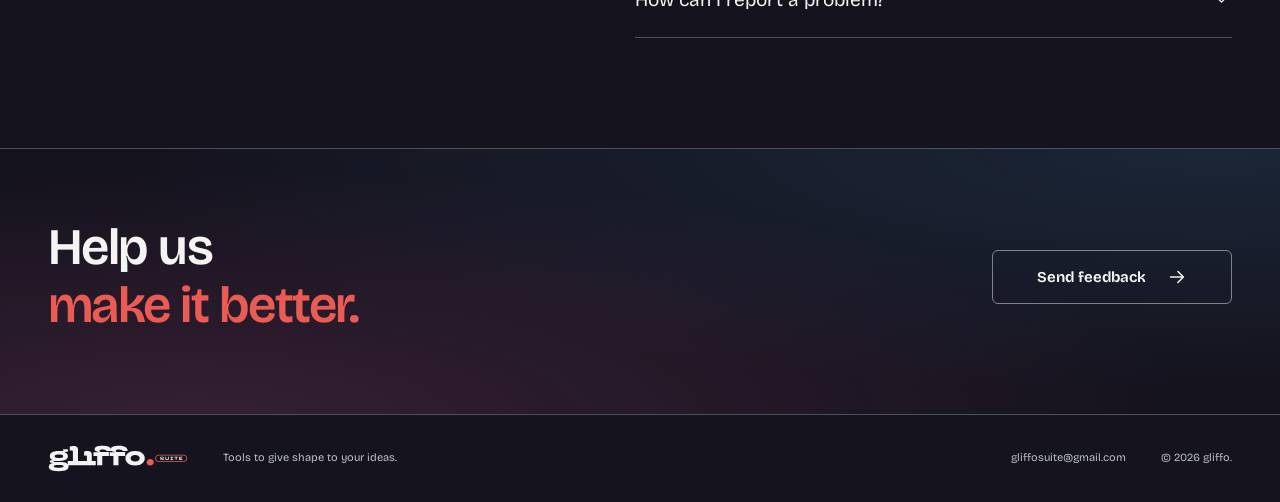
<file: en/index.html>
<!doctype html>
<html lang="en"><head><meta charset="utf-8"><meta name="viewport" content="width=device-width,initial-scale=1"><meta name="theme-color" content="#24262A"><meta name="description" content="Save time in Adobe Illustrator with eight tools for grids, colors, presentations and exports. Try the Beta free for 15 days."><meta property="og:title" content="Gliffo Suite — Save time in Adobe Illustrator"><meta property="og:description" content="Eight tools for brand identity. One extension for Adobe Illustrator."><title>Gliffo Suite — Save time in Adobe Illustrator</title><link rel="icon" href="/assets/gliffo-icon.svg" type="image/svg+xml"><link rel="preload" href="/assets/fonts/BricolageGrotesque.ttf" as="font" type="font/ttf" crossorigin><link rel="stylesheet" href="/landing.css?v=8"><link rel="stylesheet" href="/experiment.css?v=3"><link rel="stylesheet" href="/results.css?v=3"><link rel="canonical" data-gliffo-language href="https://gliffo.github.io/en/"><link rel="alternate" data-gliffo-language hreflang="it" href="https://gliffo.github.io/"><link rel="alternate" data-gliffo-language hreflang="en" href="https://gliffo.github.io/en/"><link rel="alternate" data-gliffo-language hreflang="x-default" href="https://gliffo.github.io/"><link rel="stylesheet" href="/language.css?v=1"><script src="/i18n-runtime.js?v=2" defer></script></head>
<body><a class="skip" href="#contenuto">Skip to content</a>
<div class="hero-world"><canvas id="liquid-canvas" aria-hidden="true"></canvas></div><header class="site-header"><a class="brand" href="/en/" aria-label="Gliffo Suite, home"><img src="/assets/gliffo-suite.svg" alt="Gliffo Suite" width="190" height="56"></a><nav aria-label="Main navigation"><a class="wide-link" href="#strumenti">The apps</a><a href="/en/feedback/">Feedback</a><a class="nav-download" href="#download">Try the Beta <svg viewBox="0 0 24 24" aria-hidden="true"><path d="M5 12h14M13 6l6 6-6 6"/></svg></a><span class="language-switch" role="group" aria-label="Language"><a href="/" lang="it" hreflang="it">IT</a><a href="/en/" lang="en" hreflang="en" aria-current="page">EN</a></span></nav></header>
<main id="contenuto">
<section class="hero" aria-labelledby="hero-title"><div class="hero-copy"><h1 id="hero-title">Fewer clicks.<br><span>More time.</span></h1><p><strong>8 tools for Adobe Illustrator.</strong><br>Grids, colors, presentations and exports in a few clicks.</p><div class="hero-actions"><a class="button primary" href="#download">Try the Beta <svg viewBox="0 0 24 24" aria-hidden="true"><path d="M5 12h14M13 6l6 6-6 6"/></svg></a><a class="text-link" href="#strumenti">Explore the apps <svg viewBox="0 0 24 24" aria-hidden="true"><path d="M5 12h14M13 6l6 6-6 6"/></svg></a></div><p class="hero-note">Free for 15 days · Mac and Windows · Illustrator 2024+</p><div class="hero-spectrum" aria-hidden="true"><span></span><span></span><span></span><span></span><span></span><span></span><span></span><span></span></div></div>
<div class="laboratory" id="laboratory" data-active="nesso" aria-label="Explore the eight Gliffo tools"><div class="lab-scale"><div class="lab-plane"><svg class="orbital-tracks" viewBox="0 0 640 620" aria-hidden="true"><ellipse cx="320" cy="310" rx="295" ry="188" transform="rotate(-32 320 310)"/><ellipse cx="320" cy="310" rx="240" ry="285" transform="rotate(-32 320 310)"/><path d="M80 405 100 385 99 410 89 403 84 416Z"/><path d="m519 143 20-20-1 25-10-7-5 13Z"/></svg><div class="liquid-lens" aria-hidden="true"><div class="lens-edge"></div><div class="lens-highlight"></div></div><svg class="lab-geometry" viewBox="0 0 640 620" aria-hidden="true"><g class="lab-lines"><path class="outer-guide" d="M40 148H606M40 433H606M148 34V578M498 34V578"/><path class="dashed-guide" d="M88 290H553M322 80V536"/><rect class="bounds" x="148" y="148" width="350" height="285"/><circle class="construction-circle" cx="323" cy="290" r="174"/><circle class="construction-circle small" cx="323" cy="290" r="87"/><path class="bezier-guide" d="M112 336C132 98 508 481 540 242"/><path class="handle-line" d="m112 336 35-167M540 242l-36 170"/></g><g class="anchor-points"><rect x="143" y="143" width="10" height="10"/><rect x="493" y="143" width="10" height="10"/><rect x="143" y="428" width="10" height="10"/><rect x="493" y="428" width="10" height="10"/><circle cx="112" cy="336" r="6"/><circle cx="540" cy="242" r="6"/></g><g class="handle-points"><circle cx="147" cy="169" r="4"/><circle cx="504" cy="412" r="4"/></g></svg><img class="lab-mark" src="/assets/gliffo-icon.svg" alt="" width="350" height="276"><a class="lab-app lab-app-nesso" data-tool="nesso" href="#app-nesso" style="--tool:#7C86C1" aria-label="Explore Nesso"><div class="result-crop" style="--image-width:196.49573%;--image-left:-8.33333%;--image-top:-91.26214%;--result-ratio:2340/1030;--image-shift-y:-34.78905%"><img src="/assets/onda/nesso.webp" alt="Onda: Proportions, Nesso" width="4598" height="2702" loading="lazy" decoding="async"></div><span class="app-credit"><img src="/assets/apps/nesso.svg" alt="Nesso" width="96" height="22"></span></a><a class="lab-app lab-app-trama" data-tool="trama" href="#app-trama" style="--tool:#40B497" aria-label="Explore Trama"><div class="result-crop" style="--image-width:261.47727%;--image-left:-30.68182%;--image-top:-109.75610%;--result-ratio:1760/820;--image-shift-y:-33.28402%"><img src="/assets/onda/trama.webp" alt="Onda: Construction, Trama" width="4602" height="2704" loading="lazy" decoding="async"></div><span class="app-credit"><img src="/assets/apps/trama.svg" alt="Trama" width="96" height="22"></span></a><a class="lab-app lab-app-modulo" data-tool="modulo" href="#app-modulo" style="--tool:#E9AD41" aria-label="Explore Modulo"><div class="result-crop" style="--image-width:227.42574%;--image-left:-18.81188%;--image-top:-62.50000%;--result-ratio:2020/1200;--image-shift-y:-27.81899%"><img src="/assets/onda/modulo.webp" alt="Onda: Grids, Modulo" width="4594" height="2696" loading="lazy" decoding="async"></div><span class="app-credit"><img src="/assets/apps/modulo.svg" alt="Modulo" width="96" height="22"></span></a><a class="lab-app lab-app-tono" data-tool="tono" href="#app-tono" style="--tool:#D85E9F" aria-label="Explore Tono"><div class="result-crop" style="--image-width:180.70866%;--image-left:-13.77953%;--image-top:-26.53631%;--result-ratio:2540/1790;--image-shift-y:-17.61869%"><img src="/assets/onda/tono.webp" alt="Onda: Palette, Tono" width="4590" height="2696" loading="lazy" decoding="async"></div><span class="app-credit"><img src="/assets/apps/tono.svg" alt="Tono" width="96" height="22"></span></a><a class="lab-app lab-app-tipo" data-tool="tipo" href="#app-tipo" style="--tool:#B7D050" aria-label="Explore Tipo"><div class="result-crop" style="--image-width:222.12560%;--image-left:-14.29952%;--image-top:-40.75342%;--result-ratio:2070/1460;--image-shift-y:-22.03704%"><img src="/assets/onda/tipo.webp" alt="Onda: Typography, Tipo" width="4598" height="2700" loading="lazy" decoding="async"></div><span class="app-credit"><img src="/assets/apps/tipo.svg" alt="Tipo" width="96" height="22"></span></a><a class="lab-app lab-app-soglia" data-tool="soglia" href="#app-soglia" style="--tool:#EC682D" aria-label="Explore Soglia"><div class="result-crop" style="--image-width:203.36283%;--image-left:-14.24779%;--image-top:-14.41441%;--result-ratio:2260/2220;--image-shift-y:-11.88707%"><img src="/assets/onda/soglia.webp" alt="Onda: Legibility, Soglia" width="4596" height="2692" loading="lazy" decoding="async"></div><span class="app-credit"><img src="/assets/apps/soglia.svg" alt="Soglia" width="96" height="22"></span></a><a class="lab-app lab-app-capsula" data-tool="capsula" href="#app-capsula" style="--tool:#43A6DE" aria-label="Explore Capsula"><div class="result-crop" style="--image-width:100.00000%;--image-left:0.00000%;--image-top:0.00000%;--result-ratio:1472/840;--image-shift-y:0.00000%"><img src="/assets/onda/capsula.webp" alt="Onda: Delivery, Capsula" width="1472" height="1236" loading="lazy" decoding="async"></div><span class="app-credit"><img src="/assets/apps/capsula.svg" alt="Capsula" width="96" height="22"></span></a><a class="lab-app lab-app-scena" data-tool="scena" href="#app-scena" style="--tool:#E7DCC8" aria-label="Explore Scena"><div class="result-crop" style="--image-width:205.81655%;--image-left:-10.06711%;--image-top:-30.05780%;--result-ratio:2235/1730;--image-shift-y:-19.23077%"><img src="/assets/onda/scena.webp" alt="Onda: Presentation, Scena" width="4600" height="2704" loading="lazy" decoding="async"></div><span class="app-credit"><img src="/assets/apps/scena.svg" alt="Scena" width="96" height="22"></span></a><div class="lab-color-palette" aria-hidden="true"><i></i><i></i><i></i><i></i><i></i></div><span class="lab-type" aria-hidden="true">Aa</span><div class="lab-formats" aria-hidden="true"><span>AI</span><span>SVG</span><span>PDF</span></div></div><div class="lab-caption"><span class="lab-indicator"></span><span id="lab-current">Nesso</span><span id="lab-role">The relationship between symbol and wordmark.</span></div></div></div></section>


<section class="workspace-story" id="suite" aria-labelledby="workspace-title"><div class="story-copy"><h2 id="workspace-title">Eight tools.<br><span>One extension.</span></h2><p>From the first grid to the final files, work without leaving Illustrator.</p><ul><li>Create guides and grids in a few clicks</li><li>Prepare palettes and presentations</li><li>Export files ready for delivery</li></ul><a class="dark-link" href="#download">Try it free for 15 days <svg viewBox="0 0 24 24" aria-hidden="true"><path d="M5 12h14M13 6l6 6-6 6"/></svg></a></div><figure class="suite-window"><div class="result-crop" style="--image-width:205.81655%;--image-left:-10.06711%;--image-top:-30.05780%;--result-ratio:2235/1730;--image-shift-y:-19.23077%"><img src="/assets/onda/scena.webp" alt="Onda: Presentation, Scena" width="4600" height="2704" loading="lazy" decoding="async"></div><button class="screenshot-zoom suite-zoom" id="suite-zoom" type="button" aria-haspopup="dialog">View in Illustrator <svg viewBox="0 0 24 24" aria-hidden="true"><path d="M6 18 18 6M6 6h12v12"/></svg></button><figcaption>Onda: a brand presentation created with Scena.</figcaption></figure><img class="story-decoration" src="/assets/gliffo-icon.svg" alt="" width="650" height="512" loading="lazy"></section>
<section class="apps-section section-shell" id="strumenti" aria-labelledby="apps-title"><div class="apps-heading"><h2 id="apps-title">Eight apps.<br><span>Ready to help.</span></h2></div><div class="app-explorer"><div class="app-list"><details class="app-row" id="app-nesso" data-app="nesso" data-image="/assets/onda/nesso.webp" data-crop="--image-width:196.49573%;--image-left:-8.33333%;--image-top:-91.26214%;--result-ratio:2340/1030;--image-shift-y:-34.78905%" data-note="Onda · real screenshot from Illustrator" data-button="View in Illustrator" style="--tool:#7C86C1" open><summary><img class="app-name" src="/assets/apps/nesso.svg" alt="Nesso" width="104" height="26"><span>Proportions</span><svg viewBox="0 0 24 24" aria-hidden="true"><path d="m7 10 5 5 5-5"/></svg></summary><div class="app-detail"><h3>Balance your logo.</h3><p>Compare proportions and alignment between a symbol and wordmark.</p><a class="mobile-result" href="/assets/onda/nesso.webp" target="_blank" rel="noopener" aria-label="View in Illustrator: Nesso"><div class="result-crop" style="--image-width:196.49573%;--image-left:-8.33333%;--image-top:-91.26214%;--result-ratio:2340/1030;--image-shift-y:-34.78905%"><img src="/assets/onda/nesso.webp" alt="Onda: Proportions, Nesso" width="4598" height="2702" loading="lazy" decoding="async"></div><span>View in Illustrator <svg viewBox="0 0 24 24" aria-hidden="true"><path d="M6 18 18 6M6 6h12v12"/></svg></span><small>Onda · real screenshot from Illustrator</small></a></div></details><details class="app-row" id="app-trama" data-app="trama" data-image="/assets/onda/trama.webp" data-crop="--image-width:261.47727%;--image-left:-30.68182%;--image-top:-109.75610%;--result-ratio:1760/820;--image-shift-y:-33.28402%" data-note="Onda · real screenshot from Illustrator" data-button="View in Illustrator" style="--tool:#40B497" ><summary><img class="app-name" src="/assets/apps/trama.svg" alt="Trama" width="104" height="26"><span>Construction</span><svg viewBox="0 0 24 24" aria-hidden="true"><path d="m7 10 5 5 5-5"/></svg></summary><div class="app-detail"><h3>Build your logo guides.</h3><p>Generate outlines, points and construction handles on copies of your artwork.</p><a class="mobile-result" href="/assets/onda/trama.webp" target="_blank" rel="noopener" aria-label="View in Illustrator: Trama"><div class="result-crop" style="--image-width:261.47727%;--image-left:-30.68182%;--image-top:-109.75610%;--result-ratio:1760/820;--image-shift-y:-33.28402%"><img src="/assets/onda/trama.webp" alt="Onda: Construction, Trama" width="4602" height="2704" loading="lazy" decoding="async"></div><span>View in Illustrator <svg viewBox="0 0 24 24" aria-hidden="true"><path d="M6 18 18 6M6 6h12v12"/></svg></span><small>Onda · real screenshot from Illustrator</small></a></div></details><details class="app-row" id="app-modulo" data-app="modulo" data-image="/assets/onda/modulo.webp" data-crop="--image-width:227.42574%;--image-left:-18.81188%;--image-top:-62.50000%;--result-ratio:2020/1200;--image-shift-y:-27.81899%" data-note="Onda · real screenshot from Illustrator" data-button="View in Illustrator" style="--tool:#E9AD41" ><summary><img class="app-name" src="/assets/apps/modulo.svg" alt="Modulo" width="104" height="26"><span>Grids</span><svg viewBox="0 0 24 24" aria-hidden="true"><path d="m7 10 5 5 5-5"/></svg></summary><div class="app-detail"><h3>Grids, without drawing them by hand.</h3><p>Create geometric grids and set their size, spacing and angle.</p><a class="mobile-result" href="/assets/onda/modulo.webp" target="_blank" rel="noopener" aria-label="View in Illustrator: Modulo"><div class="result-crop" style="--image-width:227.42574%;--image-left:-18.81188%;--image-top:-62.50000%;--result-ratio:2020/1200;--image-shift-y:-27.81899%"><img src="/assets/onda/modulo.webp" alt="Onda: Grids, Modulo" width="4594" height="2696" loading="lazy" decoding="async"></div><span>View in Illustrator <svg viewBox="0 0 24 24" aria-hidden="true"><path d="M6 18 18 6M6 6h12v12"/></svg></span><small>Onda · real screenshot from Illustrator</small></a></div></details><details class="app-row" id="app-tono" data-app="tono" data-image="/assets/onda/tono.webp" data-crop="--image-width:180.70866%;--image-left:-13.77953%;--image-top:-26.53631%;--result-ratio:2540/1790;--image-shift-y:-17.61869%" data-note="Onda · real screenshot from Illustrator" data-button="View in Illustrator" style="--tool:#D85E9F" ><summary><img class="app-name" src="/assets/apps/tono.svg" alt="Tono" width="104" height="26"><span>Color</span><svg viewBox="0 0 24 24" aria-hidden="true"><path d="m7 10 5 5 5-5"/></svg></summary><div class="app-detail"><h3>Your palette, ready.</h3><p>Extract colors, explore harmonies and send your palette to Scena.</p><a class="mobile-result" href="/assets/onda/tono.webp" target="_blank" rel="noopener" aria-label="View in Illustrator: Tono"><div class="result-crop" style="--image-width:180.70866%;--image-left:-13.77953%;--image-top:-26.53631%;--result-ratio:2540/1790;--image-shift-y:-17.61869%"><img src="/assets/onda/tono.webp" alt="Onda: Palette, Tono" width="4590" height="2696" loading="lazy" decoding="async"></div><span>View in Illustrator <svg viewBox="0 0 24 24" aria-hidden="true"><path d="M6 18 18 6M6 6h12v12"/></svg></span><small>Onda · real screenshot from Illustrator</small></a></div></details><details class="app-row" id="app-tipo" data-app="tipo" data-image="/assets/onda/tipo.webp" data-crop="--image-width:222.12560%;--image-left:-14.29952%;--image-top:-40.75342%;--result-ratio:2070/1460;--image-shift-y:-22.03704%" data-note="Onda · real screenshot from Illustrator" data-button="View in Illustrator" style="--tool:#B7D050" ><summary><img class="app-name" src="/assets/apps/tipo.svg" alt="Tipo" width="104" height="26"><span>Typography</span><svg viewBox="0 0 24 24" aria-hidden="true"><path d="m7 10 5 5 5-5"/></svg></summary><div class="app-detail"><h3>Compare your fonts.</h3><p>Create a specimen of your installed fonts and choose the ones for your brand.</p><a class="mobile-result" href="/assets/onda/tipo.webp" target="_blank" rel="noopener" aria-label="View in Illustrator: Tipo"><div class="result-crop" style="--image-width:222.12560%;--image-left:-14.29952%;--image-top:-40.75342%;--result-ratio:2070/1460;--image-shift-y:-22.03704%"><img src="/assets/onda/tipo.webp" alt="Onda: Typography, Tipo" width="4598" height="2700" loading="lazy" decoding="async"></div><span>View in Illustrator <svg viewBox="0 0 24 24" aria-hidden="true"><path d="M6 18 18 6M6 6h12v12"/></svg></span><small>Onda · real screenshot from Illustrator</small></a></div></details><details class="app-row" id="app-soglia" data-app="soglia" data-image="/assets/onda/soglia.webp" data-crop="--image-width:203.36283%;--image-left:-14.24779%;--image-top:-14.41441%;--result-ratio:2260/2220;--image-shift-y:-11.88707%" data-note="Onda · real screenshot from Illustrator" data-button="View in Illustrator" style="--tool:#EC682D" ><summary><img class="app-name" src="/assets/apps/soglia.svg" alt="Soglia" width="104" height="26"><span>Legibility</span><svg viewBox="0 0 24 24" aria-hidden="true"><path d="m7 10 5 5 5-5"/></svg></summary><div class="app-detail"><h3>Does your logo work at small sizes?</h3><p>Compare sizes on light and dark backgrounds, for print and screen.</p><a class="mobile-result" href="/assets/onda/soglia.webp" target="_blank" rel="noopener" aria-label="View in Illustrator: Soglia"><div class="result-crop" style="--image-width:203.36283%;--image-left:-14.24779%;--image-top:-14.41441%;--result-ratio:2260/2220;--image-shift-y:-11.88707%"><img src="/assets/onda/soglia.webp" alt="Onda: Legibility, Soglia" width="4596" height="2692" loading="lazy" decoding="async"></div><span>View in Illustrator <svg viewBox="0 0 24 24" aria-hidden="true"><path d="M6 18 18 6M6 6h12v12"/></svg></span><small>Onda · real screenshot from Illustrator</small></a></div></details><details class="app-row" id="app-capsula" data-app="capsula" data-image="/assets/onda/capsula.webp" data-crop="--image-width:100.00000%;--image-left:0.00000%;--image-top:0.00000%;--result-ratio:1472/840;--image-shift-y:0.00000%" data-note="Onda · files exported with Capsula" data-button="View exported files" style="--tool:#43A6DE" ><summary><img class="app-name" src="/assets/apps/capsula.svg" alt="Capsula" width="104" height="26"><span>Delivery</span><svg viewBox="0 0 24 24" aria-hidden="true"><path d="m7 10 5 5 5-5"/></svg></summary><div class="app-detail"><h3>Files ready for delivery.</h3><p>Export SVG, PDF, PNG, AI, EPS and JPG in one package.</p><a class="mobile-result" href="/assets/onda/capsula.webp" target="_blank" rel="noopener" aria-label="View exported files: Capsula"><div class="result-crop" style="--image-width:100.00000%;--image-left:0.00000%;--image-top:0.00000%;--result-ratio:1472/840;--image-shift-y:0.00000%"><img src="/assets/onda/capsula.webp" alt="Onda: Delivery, Capsula" width="1472" height="1236" loading="lazy" decoding="async"></div><span>View exported files <svg viewBox="0 0 24 24" aria-hidden="true"><path d="M6 18 18 6M6 6h12v12"/></svg></span><small>Onda · files exported with Capsula</small></a></div></details><details class="app-row" id="app-scena" data-app="scena" data-image="/assets/onda/scena.webp" data-crop="--image-width:205.81655%;--image-left:-10.06711%;--image-top:-30.05780%;--result-ratio:2235/1730;--image-shift-y:-19.23077%" data-note="Onda · real screenshot from Illustrator" data-button="View in Illustrator" style="--tool:#E7DCC8" ><summary><img class="app-name" src="/assets/apps/scena.svg" alt="Scena" width="104" height="26"><span>Presentation</span><svg viewBox="0 0 24 24" aria-hidden="true"><path d="m7 10 5 5 5-5"/></svg></summary><div class="app-detail"><h3>Present your brand.</h3><p>Arrange your logo, palette, fonts and up to six mockups in an editable presentation.</p><a class="mobile-result" href="/assets/onda/scena.webp" target="_blank" rel="noopener" aria-label="View in Illustrator: Scena"><div class="result-crop" style="--image-width:205.81655%;--image-left:-10.06711%;--image-top:-30.05780%;--result-ratio:2235/1730;--image-shift-y:-19.23077%"><img src="/assets/onda/scena.webp" alt="Onda: Presentation, Scena" width="4600" height="2704" loading="lazy" decoding="async"></div><span>View in Illustrator <svg viewBox="0 0 24 24" aria-hidden="true"><path d="M6 18 18 6M6 6h12v12"/></svg></span><small>Onda · real screenshot from Illustrator</small></a></div></details></div><figure class="app-preview" style="--tool:#7C86C1"><div class="preview-dots" aria-hidden="true"><i></i><i></i><i></i></div><div class="preview-screen"><div class="result-crop" style="--image-width:196.49573%;--image-left:-8.33333%;--image-top:-91.26214%;--result-ratio:2340/1030;--image-shift-y:-34.78905%"><img id="app-screenshot" src="/assets/onda/nesso.webp" alt="Onda: Proportions, Nesso" width="4598" height="2702" loading="lazy" decoding="async"></div></div><button class="screenshot-zoom preview-zoom" id="preview-zoom" type="button" aria-haspopup="dialog" aria-label="Open full screenshot">View in Illustrator <svg viewBox="0 0 24 24" aria-hidden="true"><path d="M8 3H3v5M16 3h5v5M3 16v5h5M21 16v5h-5"/></svg></button><figcaption id="preview-caption">Nesso · Proportions</figcaption><p class="preview-note">Onda · real screenshot from Illustrator</p></figure></div></section>
<section class="native-proof section-shell" aria-labelledby="native-title" aria-roledescription="carosello"><div class="native-heading"><h2 id="native-title">Inside Illustrator.<br><span>On your project.</span></h2><p>Explore the eight apps at work on the Onda project.<br>Real screenshots, from results to controls.</p></div><div class="gallery-tools" aria-label="Choose a tool" hidden><button type="button" data-gallery-app="tono" aria-pressed="true" aria-label="Show Tono" aria-controls="gallery-stage"><img src="/assets/apps/tono.svg" alt="" width="100" height="26"><span>Tono</span></button><button type="button" data-gallery-app="nesso" aria-pressed="false" aria-label="Show Nesso" aria-controls="gallery-stage"><img src="/assets/apps/nesso.svg" alt="" width="100" height="26"><span>Nesso</span></button><button type="button" data-gallery-app="trama" aria-pressed="false" aria-label="Show Trama" aria-controls="gallery-stage"><img src="/assets/apps/trama.svg" alt="" width="100" height="26"><span>Trama</span></button><button type="button" data-gallery-app="modulo" aria-pressed="false" aria-label="Show Modulo" aria-controls="gallery-stage"><img src="/assets/apps/modulo.svg" alt="" width="100" height="26"><span>Modulo</span></button><button type="button" data-gallery-app="tipo" aria-pressed="false" aria-label="Show Tipo" aria-controls="gallery-stage"><img src="/assets/apps/tipo.svg" alt="" width="100" height="26"><span>Tipo</span></button><button type="button" data-gallery-app="soglia" aria-pressed="false" aria-label="Show Soglia" aria-controls="gallery-stage"><img src="/assets/apps/soglia.svg" alt="" width="100" height="26"><span>Soglia</span></button><button type="button" data-gallery-app="capsula" aria-pressed="false" aria-label="Show Capsula" aria-controls="gallery-stage"><img src="/assets/apps/capsula.svg" alt="" width="100" height="26"><span>Capsula</span></button><button type="button" data-gallery-app="scena" aria-pressed="false" aria-label="Show Scena" aria-controls="gallery-stage"><img src="/assets/apps/scena.svg" alt="" width="100" height="26"><span>Scena</span></button></div><figure><div class="gallery-stage" id="gallery-stage"><img id="gallery-image" src="/assets/onda/tono.webp" alt="Tono: the Onda palette and color controls inside Adobe Illustrator" width="4590" height="2696" loading="lazy" decoding="async"></div><figcaption><span><img id="gallery-logo" src="/assets/apps/tono.svg" alt="Tono" width="100" height="26"><span id="gallery-description">Your palette, from panel to artboard.</span></span><div class="gallery-actions"><div class="gallery-arrows" hidden><button type="button" data-gallery-prev aria-label="Previous screenshot"><svg viewBox="0 0 24 24" aria-hidden="true"><path d="M19 12H5M11 6l-6 6 6 6"/></svg></button><span id="gallery-count" aria-live="polite" aria-atomic="true">1 / 8</span><button type="button" data-gallery-next aria-label="Next screenshot"><svg viewBox="0 0 24 24" aria-hidden="true"><path d="M5 12h14M13 6l6 6-6 6"/></svg></button></div><button class="screenshot-zoom" id="gallery-zoom" type="button" data-open-shot="/assets/onda/tono.webp" data-shot-title="Tono and the Onda palette, inside Illustrator">Enlarge <svg viewBox="0 0 24 24" aria-hidden="true"><path d="M5 12h14M13 6l6 6-6 6"/></svg></button></div></figcaption><p id="gallery-status" class="gallery-status" role="status" aria-live="polite"></p></figure><noscript><p class="gallery-fallback">Open the other screenshots: <a href="/assets/onda/tono.webp" target="_blank" rel="noopener">Tono</a> · <a href="/assets/onda/nesso.webp" target="_blank" rel="noopener">Nesso</a> · <a href="/assets/onda/trama.webp" target="_blank" rel="noopener">Trama</a> · <a href="/assets/onda/modulo.webp" target="_blank" rel="noopener">Modulo</a> · <a href="/assets/onda/tipo.webp" target="_blank" rel="noopener">Tipo</a> · <a href="/assets/onda/soglia.webp" target="_blank" rel="noopener">Soglia</a> · <a href="/assets/onda/capsula.webp" target="_blank" rel="noopener">Capsula</a> · <a href="/assets/onda/scena.webp" target="_blank" rel="noopener">Scena</a>.</p></noscript></section><section class="download-section beta-access" id="download" aria-labelledby="download-title"><div class="download-copy"><h2 id="download-title">Try Gliffo<br><span>in Illustrator.</span></h2><p><strong>Free Beta · 15 days from first launch.</strong><br>Mac and Windows · Illustrator 2024 or later.</p></div><div class="beta-entry"><h3>Try the Beta</h3><p>Get the Beta download link by email.</p><!-- BETA_FORM_START --><form class="beta-native-form" action="https://formspree.io/f/mgaarvej" method="POST"><label for="beta-email">Your email</label><div class="email-shell"><input id="beta-email" name="email" type="email" placeholder="name@studio.com" autocomplete="email" inputmode="email" required maxlength="254" aria-describedby="beta-email-purpose beta-form-status"><button type="submit">Try the Beta <svg viewBox="0 0 24 24" aria-hidden="true"><path d="M5 12h14M13 6l6 6-6 6"/></svg></button></div><input type="hidden" name="gliffo_beta_source" value="GLIFFO_BETA_mgaarvej"><input type="hidden" name="language" value="en"><div class="beta-honeypot" aria-hidden="true"><label for="beta-website">Leave this field empty</label><input id="beta-website" name="_honey" type="text" tabindex="-1" autocomplete="off"></div><p class="beta-form-message" id="beta-form-status" role="status" aria-live="polite" aria-atomic="true"></p></form><!-- BETA_FORM_END --><p class="beta-purpose" id="beta-email-purpose">We use your email to send you access to the Beta. The Suite is available in Italian and English. Screenshots and the welcome email are currently in Italian. Check Spam too: if you find the message there, mark it as “Not spam”.</p></div></section>
<section class="faq-section section-shell" aria-labelledby="faq-title"><h2 id="faq-title">Before you start.</h2><div><details><summary>How do I use the Suite? <svg viewBox="0 0 24 24" aria-hidden="true"><path d="m7 10 5 5 5-5"/></svg></summary><p>Install the Beta with Illustrator closed. Then open Window → Extensions → Gliffo Suite PRO.</p></details><details><summary>What happens after 15 days? <svg viewBox="0 0 24 24" aria-hidden="true"><path d="m7 10 5 5 5-5"/></svg></summary><p>The trial ends. Your files remain usable and you can still save your project.</p></details><details><summary>Are projects saved online? <svg viewBox="0 0 24 24" aria-hidden="true"><path d="m7 10 5 5 5-5"/></svg></summary><p>No. Projects and assets stay in a folder on your computer.</p></details><details><summary>How can I report a problem? <svg viewBox="0 0 24 24" aria-hidden="true"><path d="m7 10 5 5 5-5"/></svg></summary><p>Send bugs and ideas using the <a href="/en/feedback/">feedback form</a>. No account needed.</p></details></div></section>
<section class="feedback-invite section-shell"><p>Help us<br><span>make it better.</span></p><a class="button outline" href="/en/feedback/">Send feedback <svg viewBox="0 0 24 24" aria-hidden="true"><path d="M5 12h14M13 6l6 6-6 6"/></svg></a></section>
</main><footer class="site-footer"><a class="brand" href="/en/" aria-label="Gliffo Suite"><img src="/assets/gliffo-suite.svg" alt="Gliffo Suite" width="190" height="56"></a><p>Tools to give shape to your ideas.</p><a href="mailto:gliffosuite@gmail.com">gliffosuite@gmail.com</a><span>© 2026 gliffo.</span></footer><script src="/liquid.js?v=3" defer></script><script src="/landing.js?v=5" defer></script><script src="/beta-email.js?v=5" defer></script><dialog id="screenshot-dialog" aria-labelledby="screenshot-title"><div class="screenshot-toolbar"><h2 id="screenshot-title">Explore the result</h2><div><a id="screenshot-file" href="/assets/onda/nesso.webp" target="_blank" rel="noopener">Open image</a><button type="button" data-close-screenshot aria-label="Close preview">Close <svg viewBox="0 0 24 24" aria-hidden="true"><path d="m6 6 12 12M18 6 6 18"/></svg></button></div></div><div class="screenshot-scroll" tabindex="0" role="region" aria-label="Enlarged vector example"><img id="screenshot-full" alt="" width="720" decoding="async"></div><p class="screenshot-note">Screenshot provided by the author. Onda is a demonstration project.</p></dialog><script src="/screenshots.js?v=4" defer></script><script src="/gallery.js?v=2" defer></script></body></html>
</file>
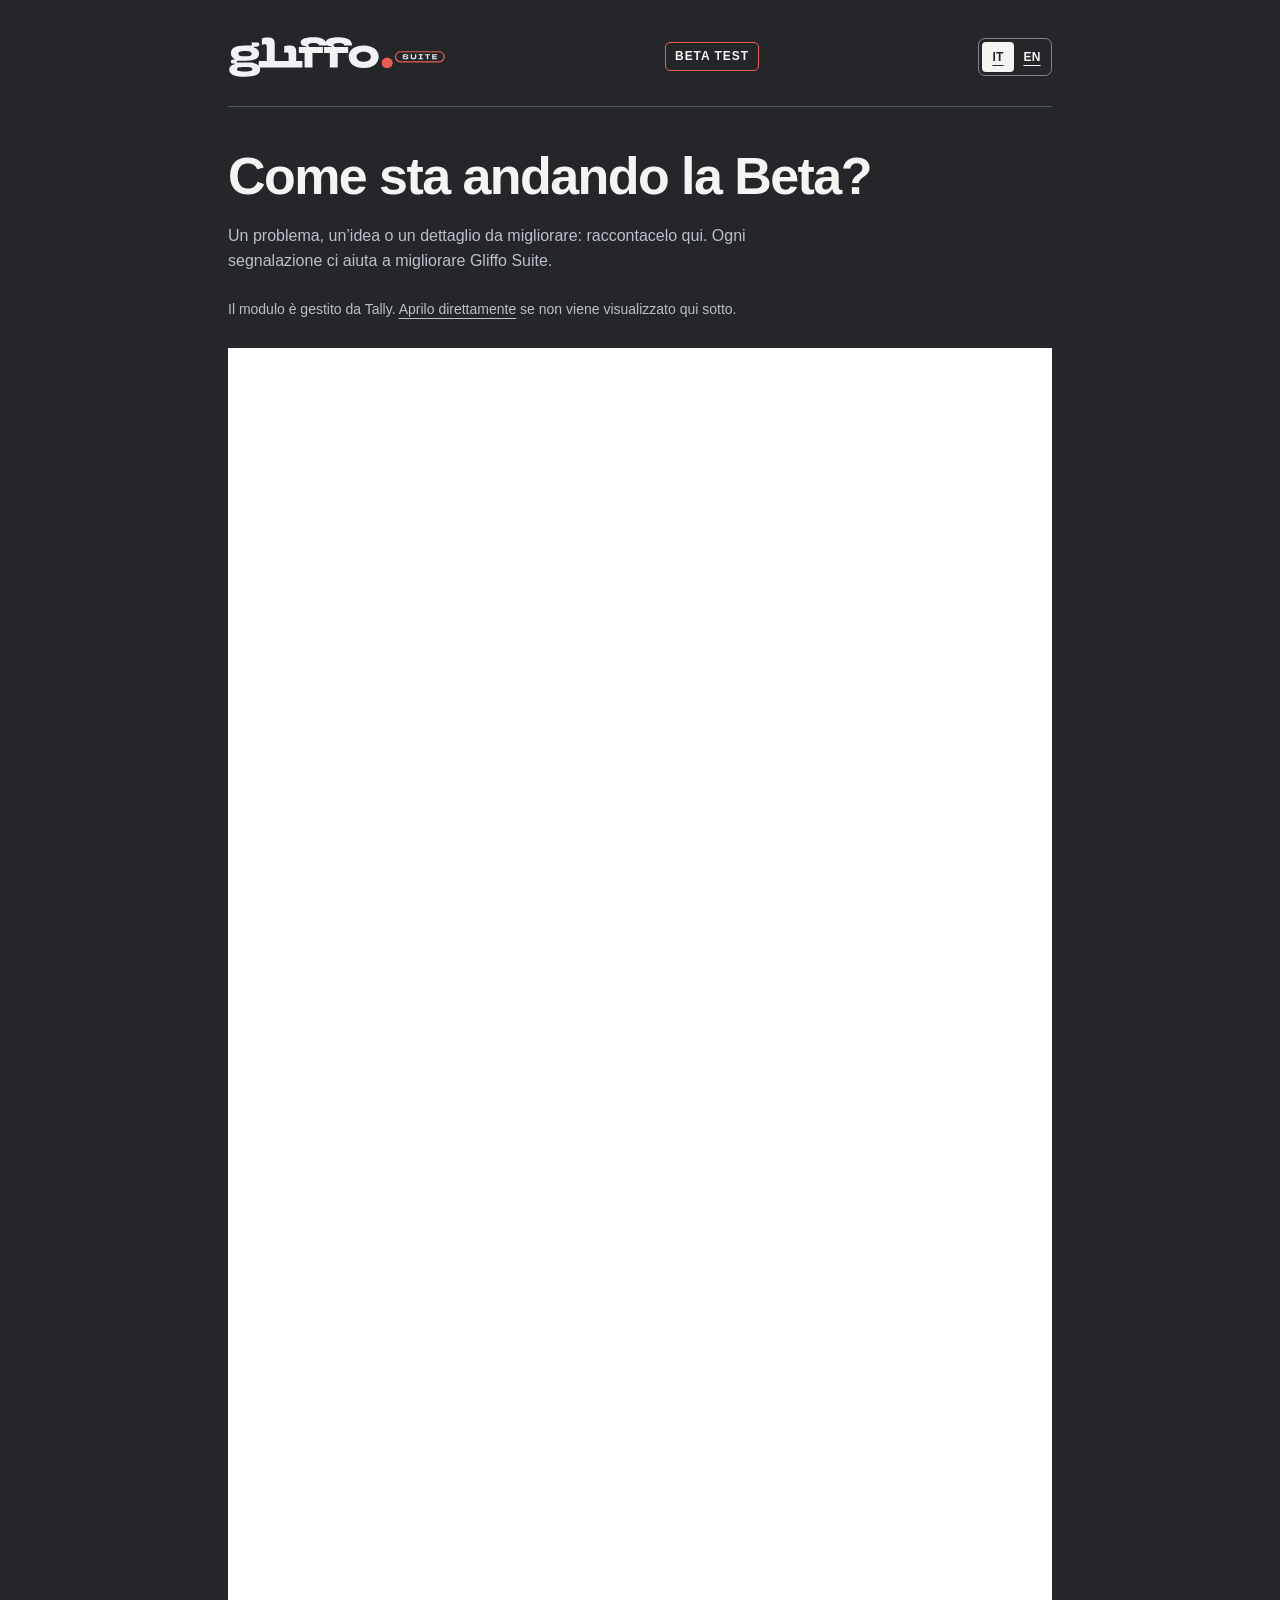
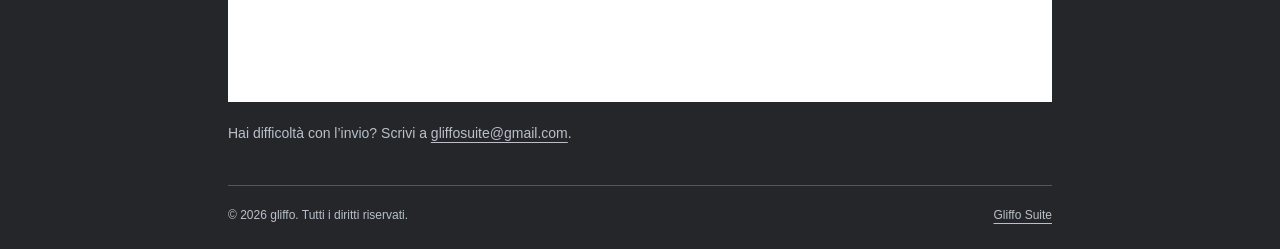
<file: feedback/index.html>
<!doctype html>
<html lang="it"><head><meta charset="utf-8"><meta name="viewport" content="width=device-width,initial-scale=1"><meta name="description" content="Bug, idee e considerazioni sulla Beta di Gliffo Suite: invia il tuo feedback."><title>Feedback Beta · Gliffo Suite</title><link rel="icon" href="/assets/gliffo-icon.svg" type="image/svg+xml"><link rel="stylesheet" href="/styles.css?v=5"><link rel="canonical" data-gliffo-language href="https://gliffo.github.io/feedback/"><link rel="alternate" data-gliffo-language hreflang="it" href="https://gliffo.github.io/feedback/"><link rel="alternate" data-gliffo-language hreflang="en" href="https://gliffo.github.io/en/feedback/"><link rel="alternate" data-gliffo-language hreflang="x-default" href="https://gliffo.github.io/feedback/"><link rel="stylesheet" href="/language.css?v=1"><script src="/i18n-runtime.js?v=2" defer></script></head><body><div class="shell"><header><a class="logo" href="/" aria-label="Gliffo Suite, pagina iniziale"><img class="logo" src="/assets/gliffo-suite.svg" alt="Gliffo Suite" width="218" height="60"></a><span class="badge">BETA TEST</span><span class="language-switch" role="group" aria-label="Lingua"><a href="/feedback/" lang="it" hreflang="it" aria-current="page">IT</a><a href="/en/feedback/" lang="en" hreflang="en">EN</a></span></header><main><h1>Come sta andando la Beta?</h1><p class="intro">Un problema, un’idea o un dettaglio da migliorare: raccontacelo qui. Ogni segnalazione ci aiuta a migliorare Gliffo Suite.</p><p class="fallback">Il modulo è gestito da Tally. <a id="tally-direct" href="https://tally.so/r/jeZYO9">Aprilo direttamente</a> se non viene visualizzato qui sotto.</p><div class="form-surface"><iframe data-tally-src="https://tally.so/embed/jeZYO9?alignLeft=1&amp;hideTitle=1&amp;transparentBackground=1&amp;dynamicHeight=1" width="100%" height="1354" title="Gliffo Suite · Feedback Beta" referrerpolicy="strict-origin-when-cross-origin"></iframe><noscript><style>.form-surface>iframe[data-tally-src]{display:none}</style><iframe src="https://tally.so/embed/jeZYO9?alignLeft=1&amp;hideTitle=1&amp;transparentBackground=1" width="100%" height="1354" title="Gliffo Suite · Feedback Beta" referrerpolicy="strict-origin-when-cross-origin"></iframe></noscript></div><p class="fallback">Hai difficoltà con l’invio? Scrivi a <a href="mailto:gliffosuite@gmail.com">gliffosuite@gmail.com</a>.</p></main><footer><p>© 2026 gliffo. Tutti i diritti riservati.</p><a href="/">Gliffo Suite</a></footer></div><script>
(function(){
 'use strict';
 var d=document,frame=d.querySelector('iframe[data-tally-src]'),direct=d.getElementById('tally-direct');
 if(!frame||!direct){return;}
 var query=new URLSearchParams(window.location.search),embed=new URL(frame.getAttribute('data-tally-src')),link=new URL(direct.href);
 ['app','version','os','illustrator'].forEach(function(name){var value=query.get(name);if(value){value=value.slice(0,120);embed.searchParams.set(name,value);link.searchParams.set(name,value);}});
 frame.setAttribute('data-tally-src',embed.href);direct.href=link.href;
 // Keep native scrolling available until Tally supplies the complete height.
 var observer=new MutationObserver(function(records){
  var sized=records.some(function(record){return record.attributeName==='height'||(record.attributeName==='style'&&Number.parseFloat(frame.style.height)>0);});
  if(sized){frame.setAttribute('scrolling','no');}
 });
 observer.observe(frame,{attributes:true,attributeFilter:['style','height']});
 // Official Tally bootstrap, with native loading on SDK errors as in its snippet.
 var w='https://tally.so/widgets/embed.js';
 function nativeFallback(){d.querySelectorAll('iframe[data-tally-src]:not([src])').forEach(function(e){e.src=e.getAttribute('data-tally-src');});}
 function load(){
  try{if(typeof window.Tally!=='undefined'){window.Tally.loadEmbeds();}else{nativeFallback();}}
  catch(_){nativeFallback();}
 }
 if(typeof window.Tally!=='undefined'){load();}
 else if(d.querySelector('script[src="'+w+'"]')==null){var s=d.createElement('script');s.src=w;s.onload=load;s.onerror=load;d.body.appendChild(s);}
}());
</script></body></html>
</file>
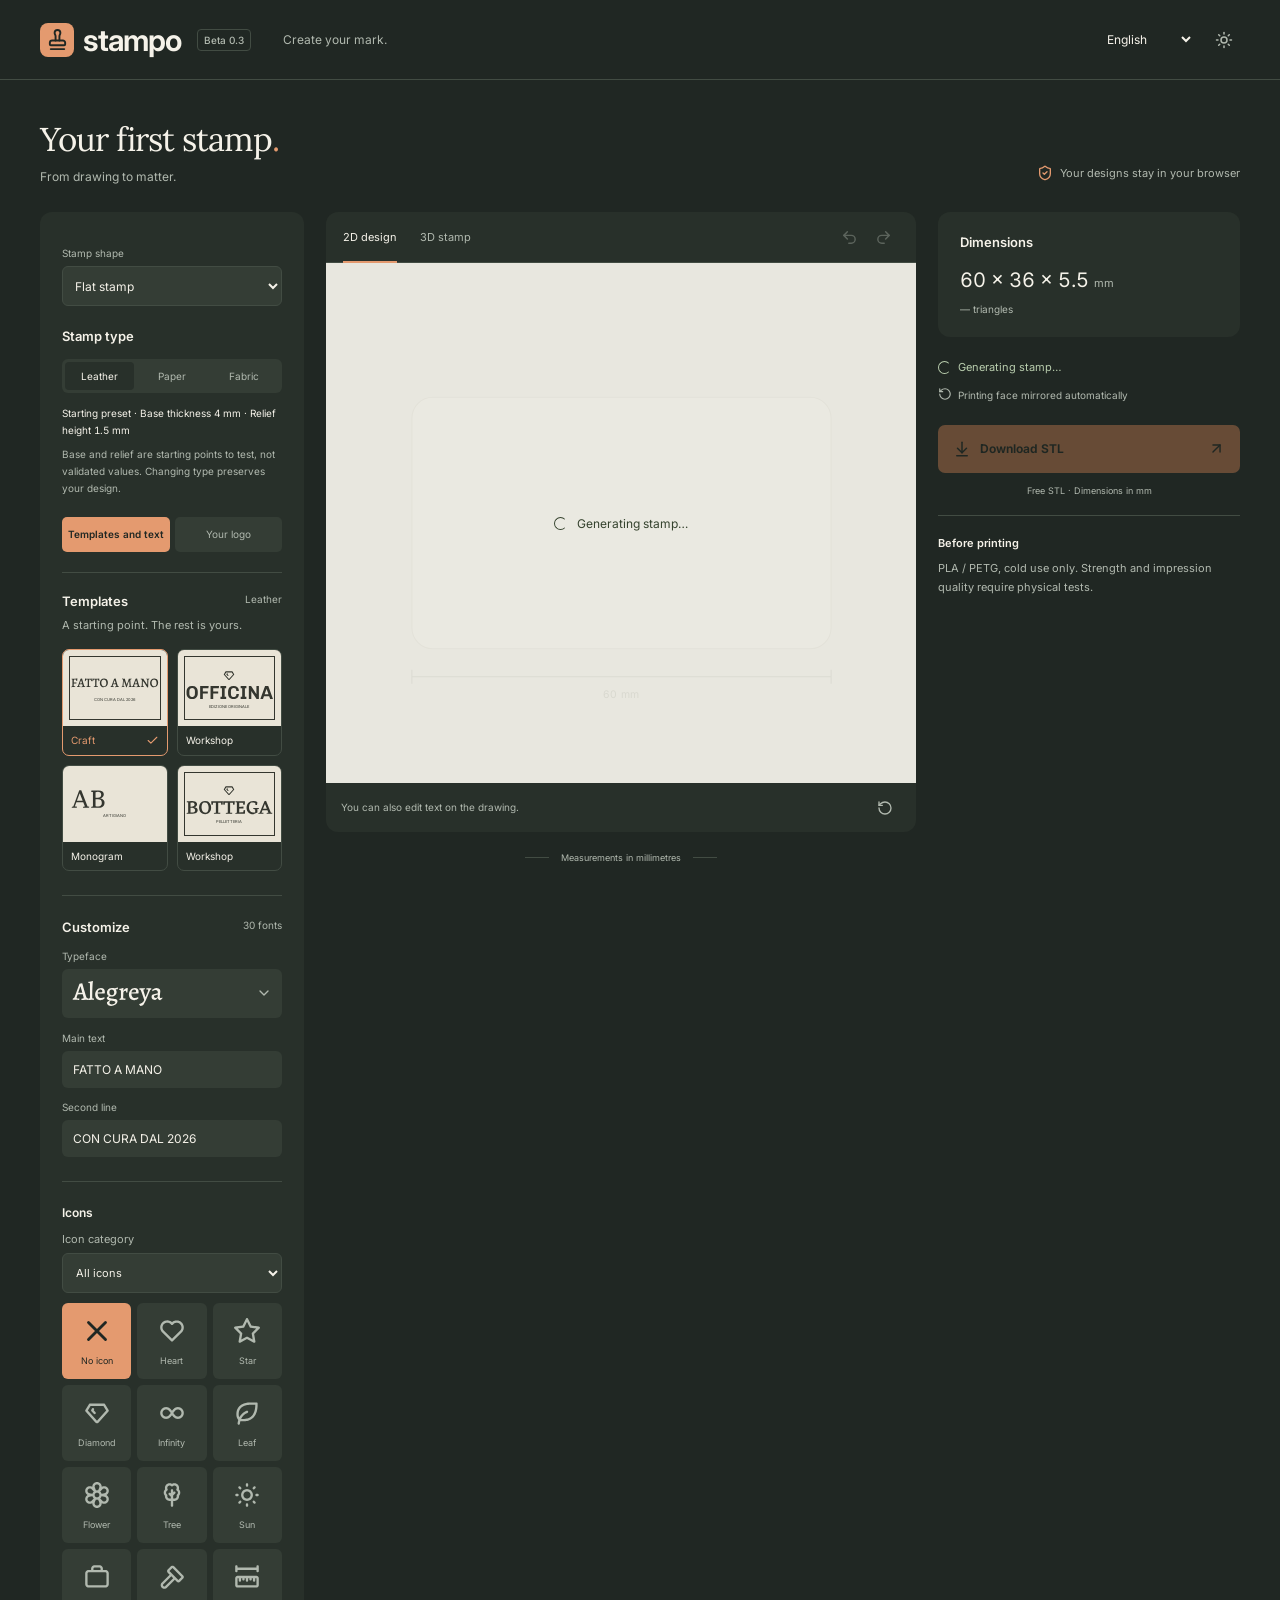
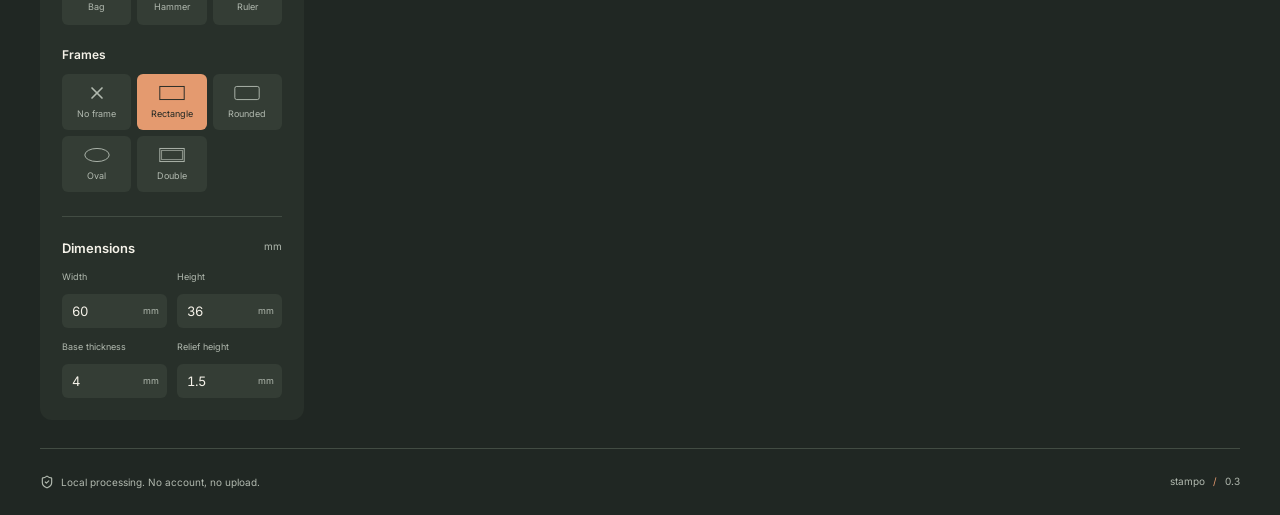
<file: stampo/index.html>
<!doctype html>
<html lang="it">
  <head>
    <meta charset="UTF-8" />
    <meta name="viewport" content="width=device-width,initial-scale=1.0" />
    <meta name="theme-color" content="#202723" />
    <meta
      name="description"
      content="Stampo — crea il tuo marchio e trasformalo in un timbro stampabile in 3D. Elaborazione locale, STL gratuito."
    />
    <title>Stampo — Crea il tuo marchio.</title>
    <script type="module" crossorigin src="/stampo/assets/index-CV-06bIa.js"></script>
    <link rel="stylesheet" crossorigin href="/stampo/assets/index-B0DCQfbz.css">
  </head>
  <body>
    <div id="root"></div>
  </body>
</html>
</file>
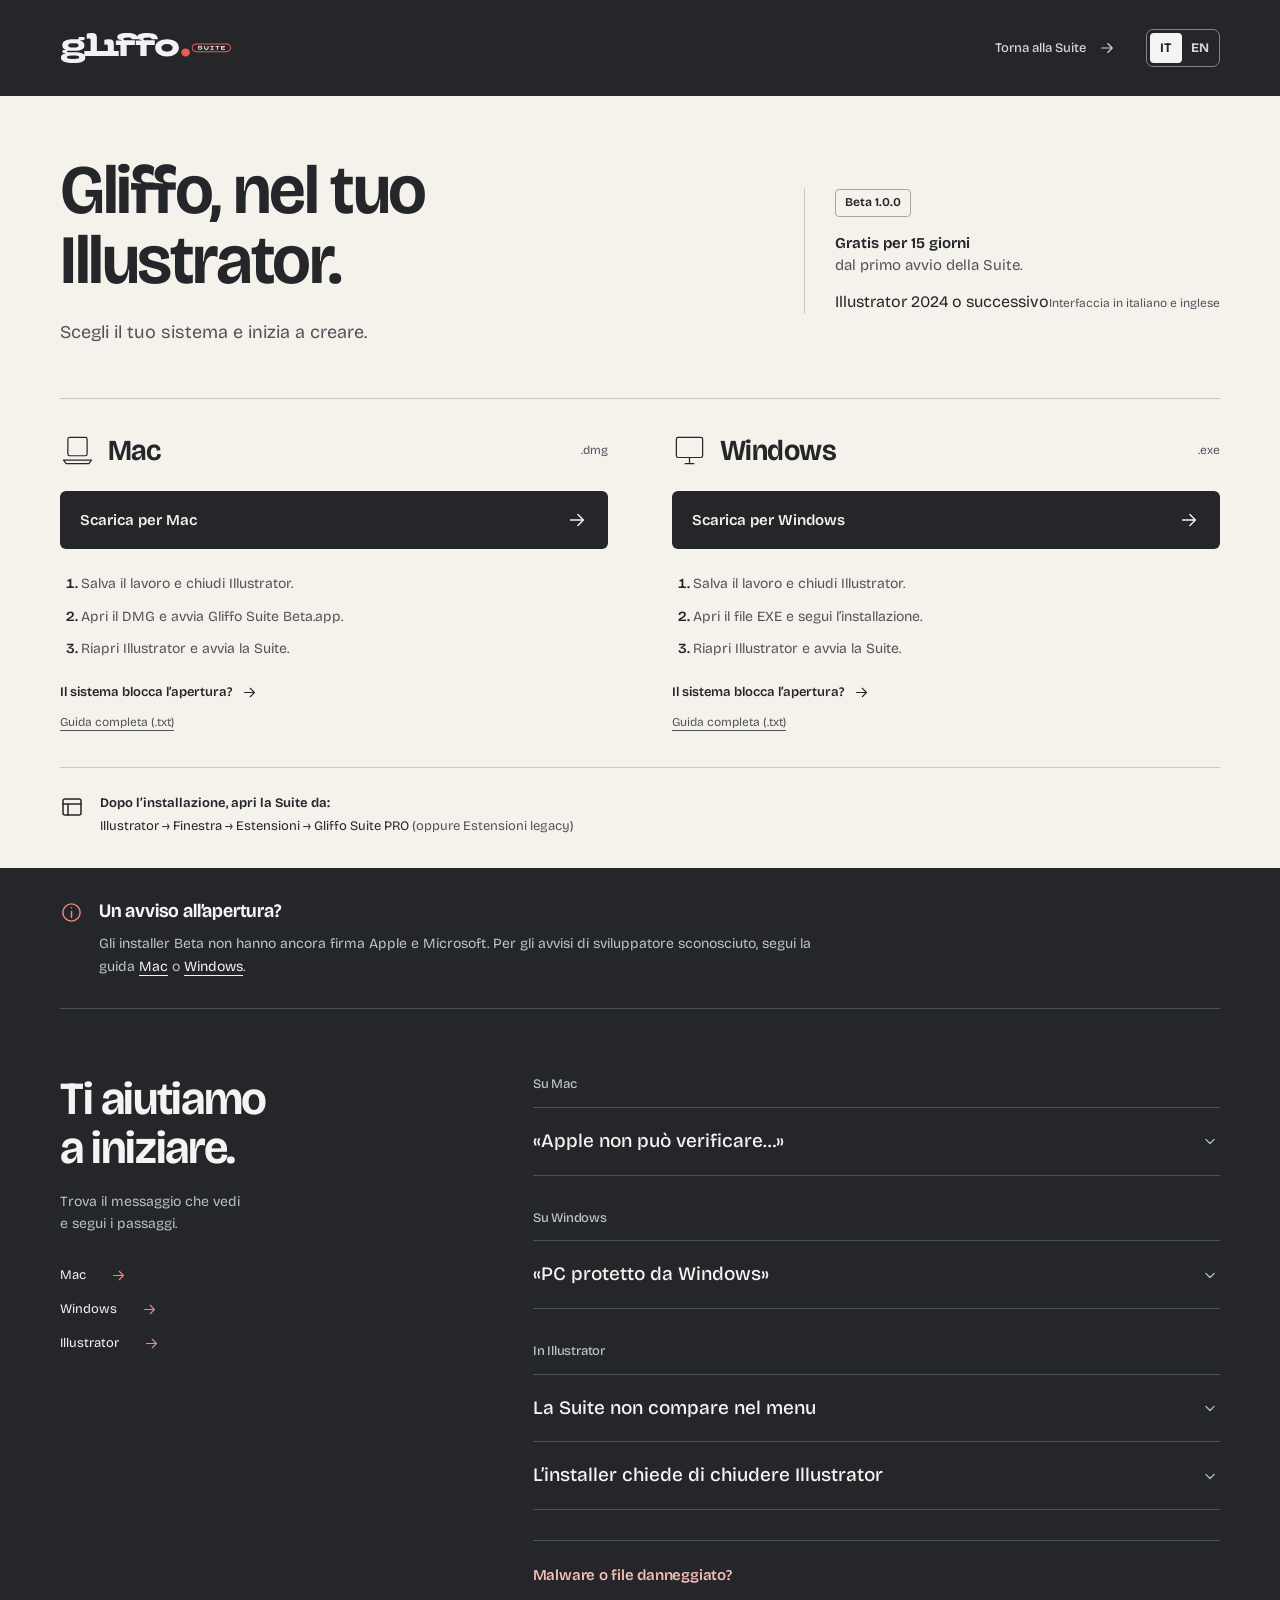
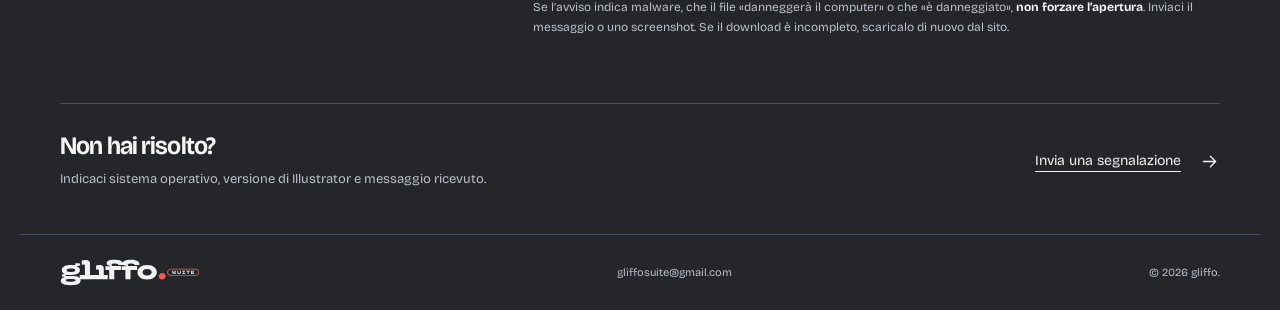
<file: beta/download/index.html>
<!doctype html>
<html lang="it"><head><meta charset="utf-8"><meta name="viewport" content="width=device-width,initial-scale=1"><meta name="robots" content="noindex,nofollow"><meta name="theme-color" content="#24262A"><title>Scarica la Beta — Gliffo Suite</title><link rel="icon" href="/assets/gliffo-icon.svg"><link rel="preload" href="/assets/fonts/BricolageGrotesque.ttf" as="font" type="font/ttf" crossorigin><link rel="stylesheet" href="/landing.css?v=2"><link rel="stylesheet" href="/beta/download/help.css?v=2"><link rel="canonical" data-gliffo-language href="https://gliffo.github.io/beta/download/"><link rel="alternate" data-gliffo-language hreflang="it" href="https://gliffo.github.io/beta/download/"><link rel="alternate" data-gliffo-language hreflang="en" href="https://gliffo.github.io/en/beta/download/"><link rel="alternate" data-gliffo-language hreflang="x-default" href="https://gliffo.github.io/beta/download/"><link rel="stylesheet" href="/language.css?v=1"><script src="/i18n-runtime.js?v=2" defer></script></head>
<body class="download-page"><a class="skip" href="#download">Vai ai download</a><header class="site-header"><a class="brand" href="/" aria-label="Gliffo Suite, pagina iniziale"><img src="/assets/gliffo-suite.svg" alt="Gliffo Suite" width="190" height="56"></a><nav aria-label="Navigazione principale"><a href="/">Torna alla Suite<svg viewBox="0 0 24 24" aria-hidden="true"><path d="M5 12h14M13 6l6 6-6 6"/></svg></a><span class="language-switch" role="group" aria-label="Lingua"><a href="/beta/download/" lang="it" hreflang="it" aria-current="page">IT</a><a href="/en/beta/download/" lang="en" hreflang="en">EN</a></span></nav></header>
<main><section class="download-start" id="download" aria-labelledby="download-title"><div class="download-heading"><div><h1 id="download-title">Gliffo, nel tuo<br>Illustrator.</h1><p>Scegli il tuo sistema e inizia a creare.</p></div><div class="release-info"><span class="release-tag">Beta 1.0.0</span><p><strong>Gratis per 15 giorni</strong><br>dal primo avvio della Suite.</p><span>Illustrator 2024 o successivo</span><span>Interfaccia in italiano e inglese</span></div></div><div class="platforms"><article class="platform"><div class="platform-heading"><svg viewBox="0 0 40 40" aria-hidden="true"><rect x="9" y="5" width="22" height="21" rx="2"/><path d="M4 31h32l-3 4H7z"/></svg><h2>Mac</h2><span>.dmg</span></div><a class="download-action" id="download-mac" href="/downloads/Gliffo%20Suite%20Beta.dmg?v=3e044ba9" download="Gliffo Suite Beta.dmg">Scarica per Mac<svg viewBox="0 0 24 24" aria-hidden="true"><path d="M5 12h14M13 6l6 6-6 6"/></svg></a><ol class="install-steps"><li>Salva il lavoro e chiudi Illustrator.</li><li>Apri il DMG e avvia Gliffo Suite Beta.app.</li><li>Riapri Illustrator e avvia la Suite.</li></ol><div class="platform-links"><a href="#help-mac">Il sistema blocca l’apertura?<svg viewBox="0 0 24 24" aria-hidden="true"><path d="M5 12h14M13 6l6 6-6 6"/></svg></a><a href="/downloads/LEGGIMI_MAC.txt" download>Guida completa (.txt)</a></div></article><article class="platform"><div class="platform-heading"><svg viewBox="0 0 40 40" aria-hidden="true"><rect x="5" y="5" width="30" height="23" rx="2"/><path d="M15 35h10M20 28v7"/></svg><h2>Windows</h2><span>.exe</span></div><a class="download-action" id="download-windows" href="/downloads/Gliffo%20Suite%20Beta.exe?v=56764e38" download="Gliffo Suite Beta.exe">Scarica per Windows<svg viewBox="0 0 24 24" aria-hidden="true"><path d="M5 12h14M13 6l6 6-6 6"/></svg></a><ol class="install-steps"><li>Salva il lavoro e chiudi Illustrator.</li><li>Apri il file EXE e segui l’installazione.</li><li>Riapri Illustrator e avvia la Suite.</li></ol><div class="platform-links"><a href="#help-windows">Il sistema blocca l’apertura?<svg viewBox="0 0 24 24" aria-hidden="true"><path d="M5 12h14M13 6l6 6-6 6"/></svg></a><a href="/downloads/LEGGIMI_WINDOWS.txt" download>Guida completa (.txt)</a></div></article></div><div class="first-launch"><svg viewBox="0 0 24 24" aria-hidden="true"><rect x="3" y="4" width="18" height="16" rx="2"/><path d="M3 9h18M8 9v11"/></svg><p><strong>Dopo l’installazione, apri la Suite da:</strong><br>Illustrator → Finestra → Estensioni → Gliffo Suite PRO <span>(oppure Estensioni legacy)</span></p></div></section>
<div class="download-support"><section class="trust-note" aria-labelledby="blocked-title"><svg viewBox="0 0 24 24" aria-hidden="true"><circle cx="12" cy="12" r="9"/><path d="M12 11v6M12 7h.01"/></svg><div><h2 id="blocked-title">Un avviso all’apertura?</h2><p>Gli installer Beta non hanno ancora firma Apple e Microsoft. Per gli avvisi di sviluppatore sconosciuto, segui la guida <a href="#help-mac">Mac</a> o <a href="#help-windows">Windows</a>.</p></div></section><section class="help-layout" aria-labelledby="help-title"><div class="help-heading"><h2 id="help-title">Ti aiutiamo<br>a iniziare.</h2><p>Trova il messaggio che vedi<br>e segui i passaggi.</p><nav aria-label="Argomenti di assistenza"><a href="#help-mac">Mac<svg viewBox="0 0 24 24" aria-hidden="true"><path d="M5 12h14M13 6l6 6-6 6"/></svg></a><a href="#help-windows">Windows<svg viewBox="0 0 24 24" aria-hidden="true"><path d="M5 12h14M13 6l6 6-6 6"/></svg></a><a href="#help-illustrator">Illustrator<svg viewBox="0 0 24 24" aria-hidden="true"><path d="M5 12h14M13 6l6 6-6 6"/></svg></a></nav></div><div class="help-questions"><section class="help-group" aria-labelledby="help-mac-title"><h3 id="help-mac-title">Su Mac</h3><details id="help-mac"><summary>«Apple non può verificare…»<svg viewBox="0 0 24 24" aria-hidden="true"><path d="m7 10 5 5 5-5"/></svg></summary><div class="help-answer"><p>Questa Beta non è ancora firmata con Developer ID e notarizzata da Apple. Se hai scaricato il file dal sito Gliffo e intendi autorizzarne l’apertura:</p><ol><li>Apri il DMG e prova ad avviare <strong>Gliffo Suite Beta.app</strong>. Chiudi l’avviso.</li><li>Vai al menu Apple → <strong>Impostazioni di Sistema → Privacy e sicurezza</strong>.</li><li>Nella sezione Sicurezza, cerca l’avviso relativo a Gliffo e premi <strong>Apri comunque</strong>.</li><li>Autorizza con Touch ID o la password del Mac, se richiesto, e conferma <strong>Apri</strong>. Nell’installer scegli <strong>Installa</strong>.</li></ol><p>«Apri comunque» compare dopo il tentativo di apertura e resta disponibile per circa un’ora. Se non lo trovi, riprova ad aprire l’app e torna nelle impostazioni. Su un Mac aziendale può servire l’amministratore. Nelle versioni precedenti di macOS il percorso è Preferenze di Sistema → Sicurezza e Privacy → Generali.</p><p>Non occorre disattivare Gatekeeper o usare il Terminale. La firma Adobe dell’estensione è distinta dalla firma Apple dell’installer.</p></div></details></section><section class="help-group" aria-labelledby="help-windows-title"><h3 id="help-windows-title">Su Windows</h3><details id="help-windows"><summary>«PC protetto da Windows»<svg viewBox="0 0 24 24" aria-hidden="true"><path d="m7 10 5 5 5-5"/></svg></summary><div class="help-answer"><p>L’EXE della Beta non ha ancora una firma Authenticode. SmartScreen può quindi mostrare un avviso di reputazione o di autore sconosciuto.</p><ol><li>Verifica di aver scaricato <strong>Gliffo Suite Beta.exe</strong> dal sito Gliffo.</li><li>Premi <strong>Ulteriori informazioni</strong> e controlla il nome del file.</li><li>Se riconosci il file e intendi avviarlo, premi <strong>Esegui comunque</strong>, quando disponibile.</li></ol><p>Se il pulsante non compare, potrebbero essere attivi criteri aziendali o Smart App Control: contatta l’amministratore o <a href="/feedback/">segnalaci l’avviso</a>. Non disattivare SmartScreen, Smart App Control o l’antivirus.</p></div></details></section><section class="help-group" aria-labelledby="help-illustrator-title"><h3 id="help-illustrator-title">In Illustrator</h3><details id="help-illustrator"><summary>La Suite non compare nel menu<svg viewBox="0 0 24 24" aria-hidden="true"><path d="m7 10 5 5 5-5"/></svg></summary><div class="help-answer"><ol><li>Controlla di usare <strong>Adobe Illustrator 2024 o successivo</strong>.</li><li>Esci completamente da Illustrator e riaprilo dopo l’installazione.</li><li>Cerca <strong>Finestra → Estensioni → Gliffo Suite PRO</strong>. La voce può chiamarsi <strong>Estensioni legacy</strong>, secondo la versione.</li></ol><p>Se ancora non compare, <a href="/feedback/">invia una segnalazione</a> indicando sistema operativo e versione di Illustrator.</p></div></details><details id="help-close"><summary>L’installer chiede di chiudere Illustrator<svg viewBox="0 0 24 24" aria-hidden="true"><path d="m7 10 5 5 5-5"/></svg></summary><div class="help-answer"><p>Chiudere il documento o la finestra non significa uscire dall’applicazione.</p><ul><li><strong>Mac:</strong> scegli Illustrator → Esci da Illustrator, oppure premi ⌘Q.</li><li><strong>Windows:</strong> salva il lavoro ed esci da tutte le finestre di Illustrator.</li></ul><p>Aspetta che l’applicazione si chiuda, poi riavvia l’installer.</p></div></details></section><aside class="different-warning"><h3>Malware o file danneggiato?</h3><p>Se l’avviso indica malware, che il file «danneggerà il computer» o che «è danneggiato», <strong>non forzare l’apertura</strong>. Inviaci il messaggio o uno screenshot. Se il download è incompleto, scaricalo di nuovo dal sito.</p></aside></div></section><section class="support-contact"><div><h2>Non hai risolto?</h2><p>Indicaci sistema operativo, versione di Illustrator e messaggio ricevuto.</p></div><a href="/feedback/">Invia una segnalazione<svg viewBox="0 0 24 24" aria-hidden="true"><path d="M5 12h14M13 6l6 6-6 6"/></svg></a></section></div></main>
<footer class="site-footer"><a class="brand" href="/" aria-label="Gliffo Suite"><img src="/assets/gliffo-suite.svg" alt="Gliffo Suite" width="140" height="42"></a><a href="mailto:gliffosuite@gmail.com">gliffosuite@gmail.com</a><span>© 2026 gliffo.</span></footer><script src="/beta/download/help.js?v=1" defer></script></body></html>
</file>
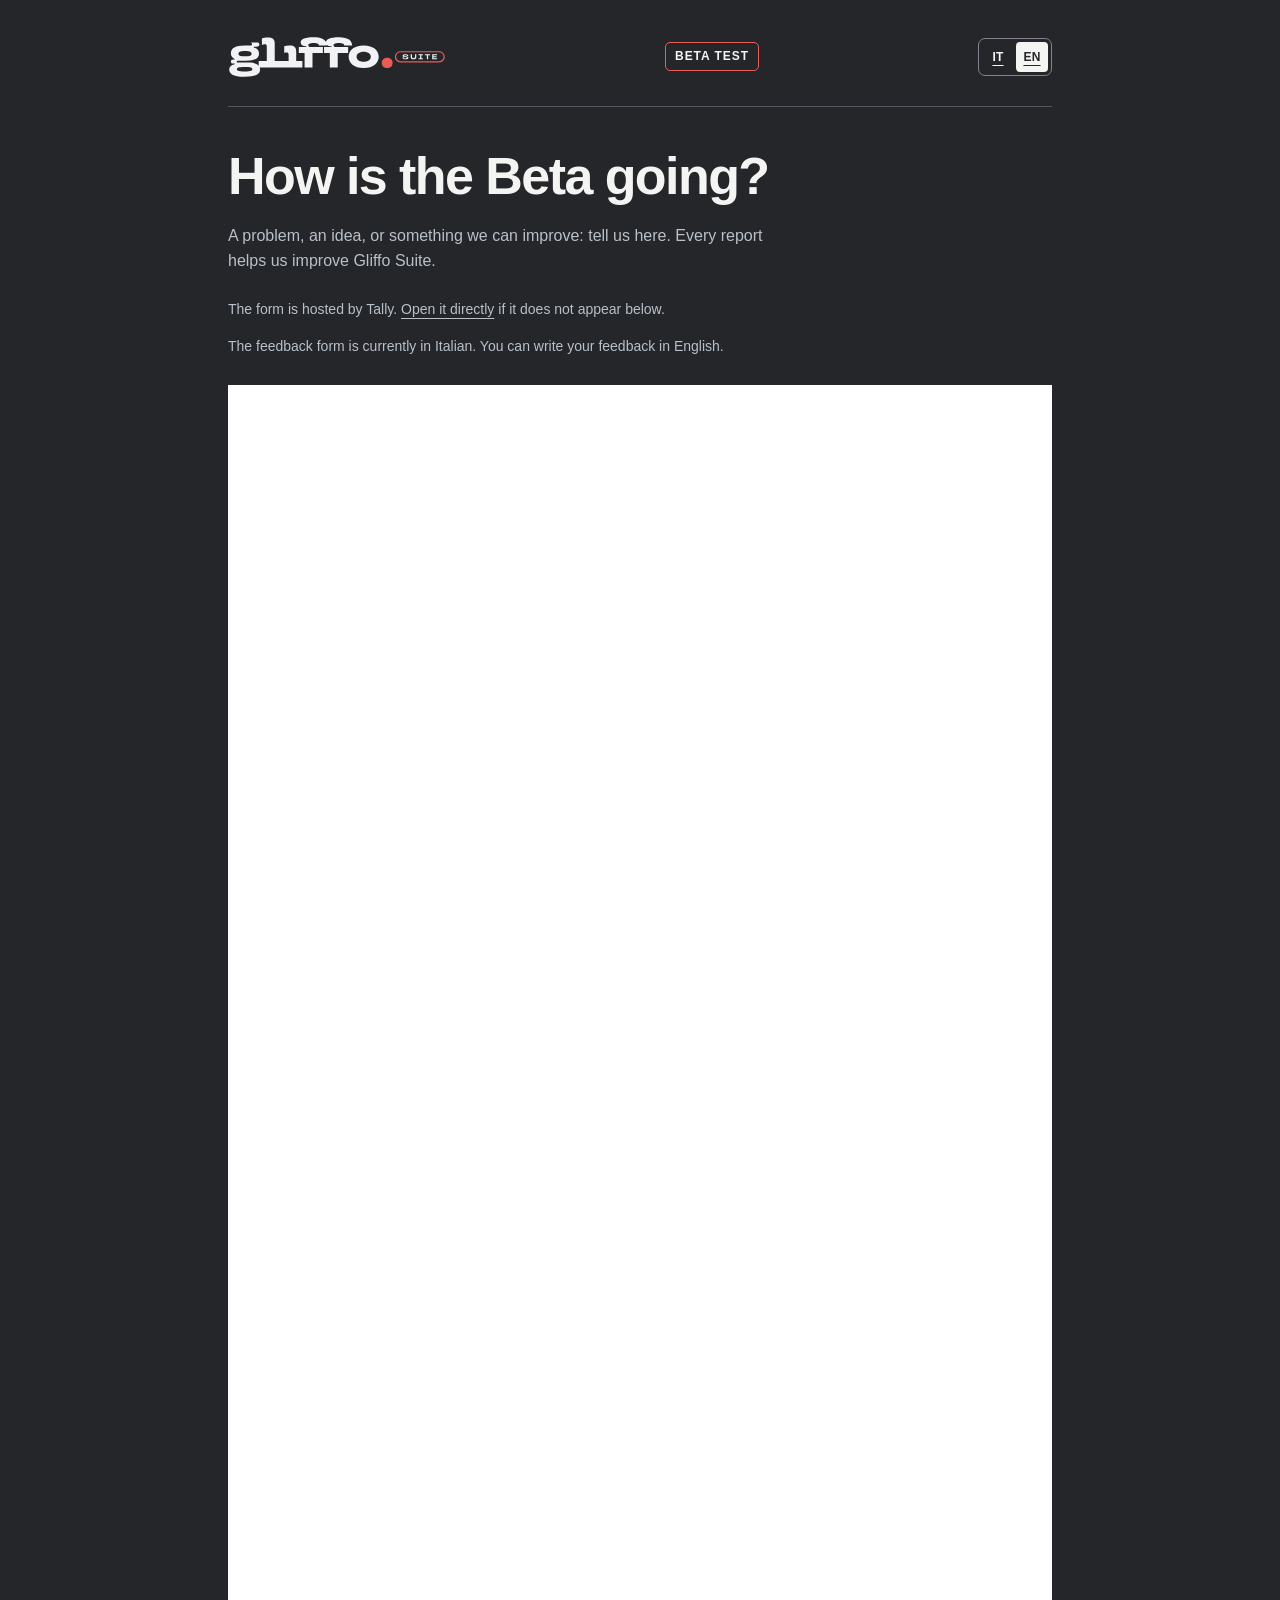
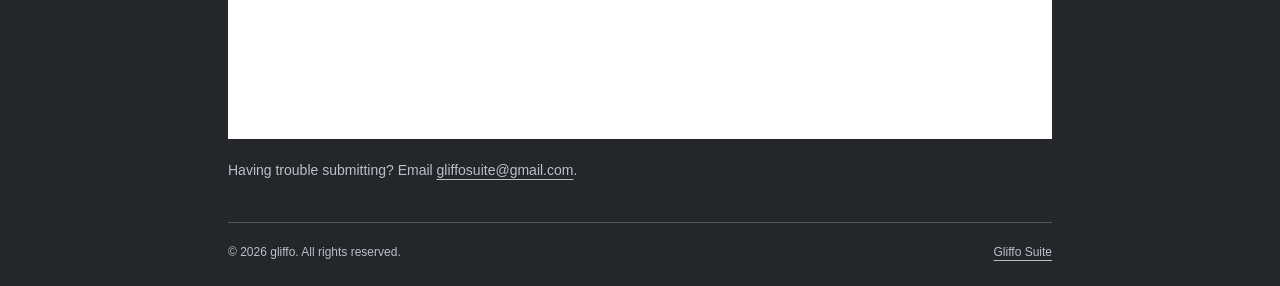
<file: en/feedback/index.html>
<!doctype html>
<html lang="en"><head><meta charset="utf-8"><meta name="viewport" content="width=device-width,initial-scale=1"><meta name="description" content="Bugs, ideas and thoughts about the Gliffo Suite Beta: send us your feedback."><title>Beta feedback · Gliffo Suite</title><link rel="icon" href="/assets/gliffo-icon.svg" type="image/svg+xml"><link rel="stylesheet" href="/styles.css?v=5"><link rel="canonical" data-gliffo-language href="https://gliffo.github.io/en/feedback/"><link rel="alternate" data-gliffo-language hreflang="it" href="https://gliffo.github.io/feedback/"><link rel="alternate" data-gliffo-language hreflang="en" href="https://gliffo.github.io/en/feedback/"><link rel="alternate" data-gliffo-language hreflang="x-default" href="https://gliffo.github.io/feedback/"><link rel="stylesheet" href="/language.css?v=1"><script src="/i18n-runtime.js?v=2" defer></script></head><body><div class="shell"><header><a class="logo" href="/en/" aria-label="Gliffo Suite, home"><img class="logo" src="/assets/gliffo-suite.svg" alt="Gliffo Suite" width="218" height="60"></a><span class="badge">BETA TEST</span><span class="language-switch" role="group" aria-label="Language"><a href="/feedback/" lang="it" hreflang="it">IT</a><a href="/en/feedback/" lang="en" hreflang="en" aria-current="page">EN</a></span></header><main><h1>How is the Beta going?</h1><p class="intro">A problem, an idea, or something we can improve: tell us here. Every report helps us improve Gliffo Suite.</p><p class="fallback">The form is hosted by Tally. <a id="tally-direct" href="https://tally.so/r/jeZYO9">Open it directly</a> if it does not appear below.</p><p class="language-note">The feedback form is currently in Italian. You can write your feedback in English.</p><div class="form-surface"><iframe data-tally-src="https://tally.so/embed/jeZYO9?alignLeft=1&amp;hideTitle=1&amp;transparentBackground=1&amp;dynamicHeight=1" width="100%" height="1354" title="Gliffo Suite · Beta feedback" referrerpolicy="strict-origin-when-cross-origin"></iframe><noscript><style>.form-surface>iframe[data-tally-src]{display:none}</style><iframe src="https://tally.so/embed/jeZYO9?alignLeft=1&amp;hideTitle=1&amp;transparentBackground=1" width="100%" height="1354" title="Gliffo Suite · Beta feedback" referrerpolicy="strict-origin-when-cross-origin"></iframe></noscript></div><p class="fallback">Having trouble submitting? Email <a href="mailto:gliffosuite@gmail.com">gliffosuite@gmail.com</a>.</p></main><footer><p>© 2026 gliffo. All rights reserved.</p><a href="/en/">Gliffo Suite</a></footer></div><script>
(function(){
 'use strict';
 var d=document,frame=d.querySelector('iframe[data-tally-src]'),direct=d.getElementById('tally-direct');
 if(!frame||!direct){return;}
 var query=new URLSearchParams(window.location.search),embed=new URL(frame.getAttribute('data-tally-src')),link=new URL(direct.href);
 ['app','version','os','illustrator'].forEach(function(name){var value=query.get(name);if(value){value=value.slice(0,120);embed.searchParams.set(name,value);link.searchParams.set(name,value);}});
 frame.setAttribute('data-tally-src',embed.href);direct.href=link.href;
 // Keep native scrolling available until Tally supplies the complete height.
 var observer=new MutationObserver(function(records){
  var sized=records.some(function(record){return record.attributeName==='height'||(record.attributeName==='style'&&Number.parseFloat(frame.style.height)>0);});
  if(sized){frame.setAttribute('scrolling','no');}
 });
 observer.observe(frame,{attributes:true,attributeFilter:['style','height']});
 // Official Tally bootstrap, with native loading on SDK errors as in its snippet.
 var w='https://tally.so/widgets/embed.js';
 function nativeFallback(){d.querySelectorAll('iframe[data-tally-src]:not([src])').forEach(function(e){e.src=e.getAttribute('data-tally-src');});}
 function load(){
  try{if(typeof window.Tally!=='undefined'){window.Tally.loadEmbeds();}else{nativeFallback();}}
  catch(_){nativeFallback();}
 }
 if(typeof window.Tally!=='undefined'){load();}
 else if(d.querySelector('script[src="'+w+'"]')==null){var s=d.createElement('script');s.src=w;s.onload=load;s.onerror=load;d.body.appendChild(s);}
}());
</script></body></html>
</file>
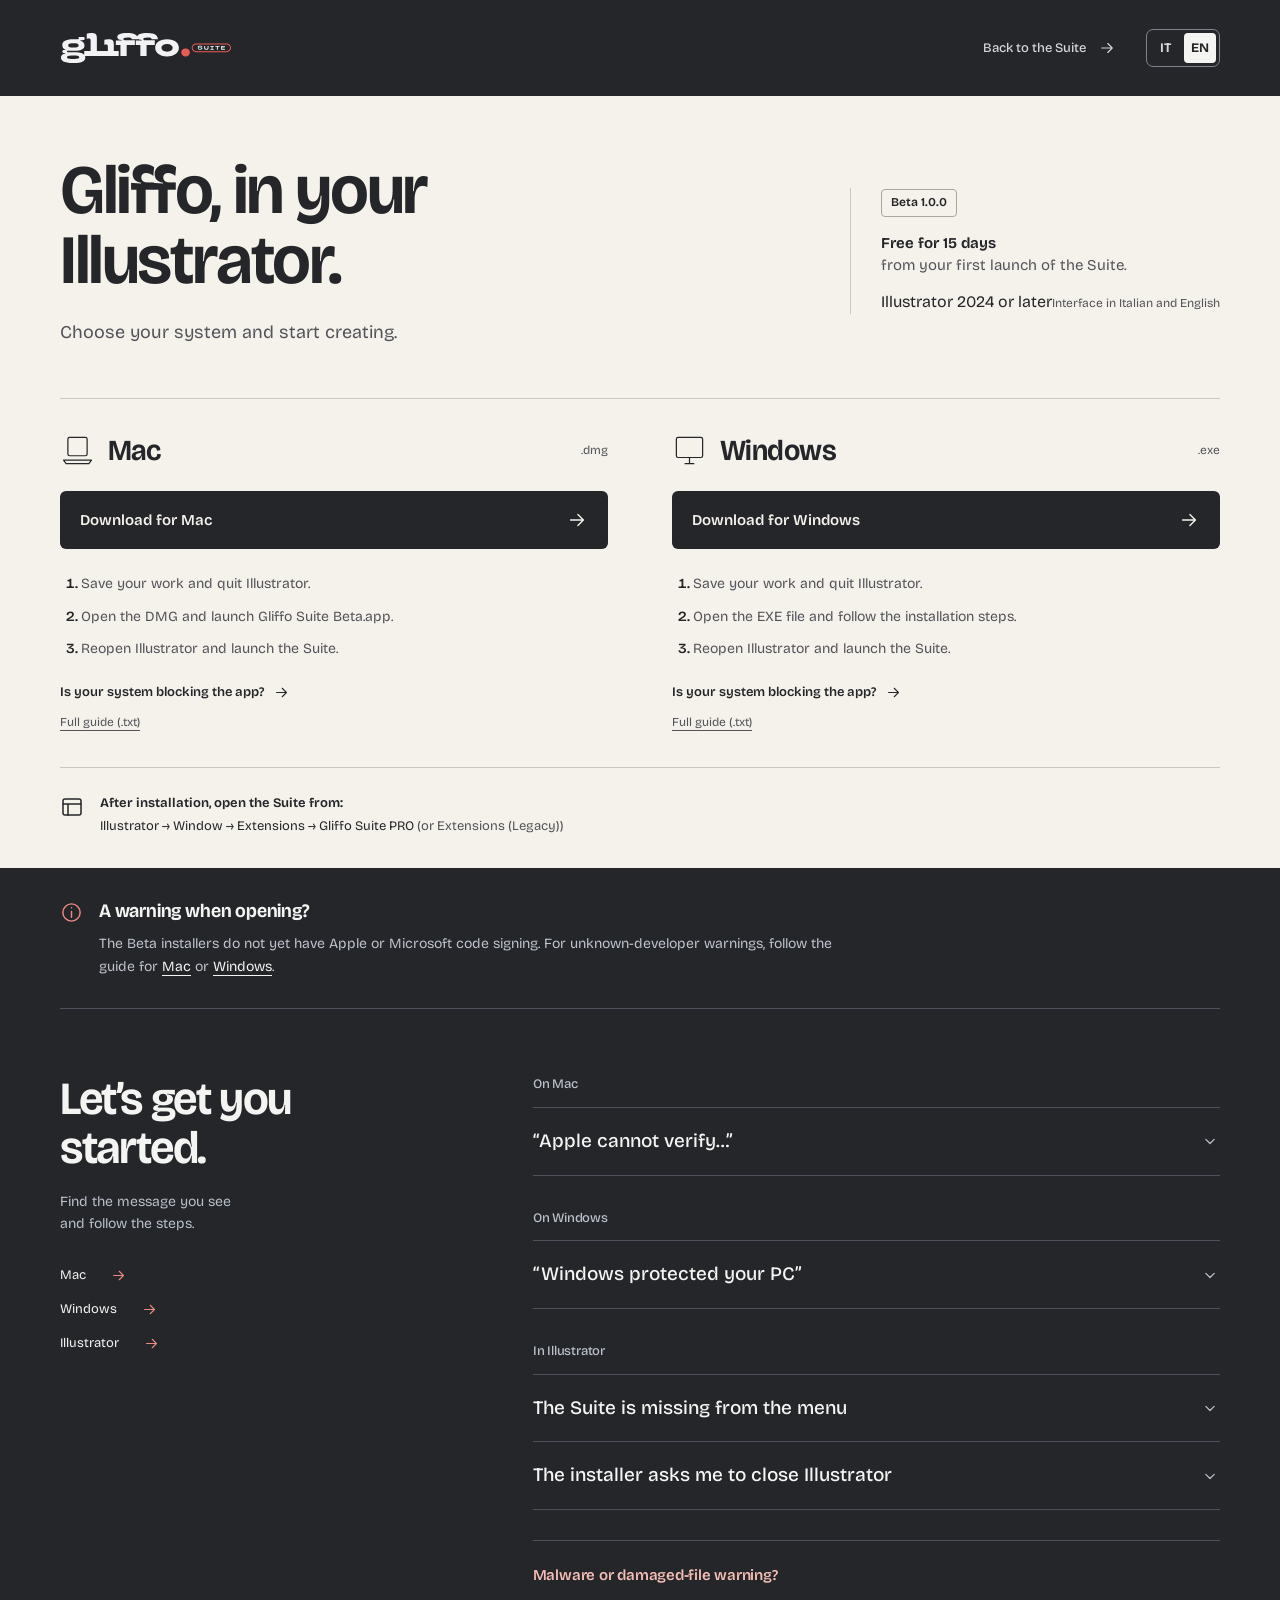
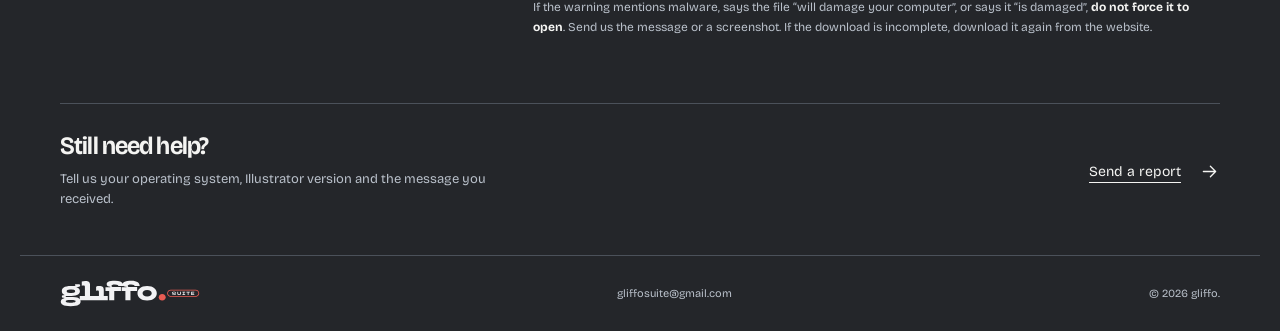
<file: en/beta/download/index.html>
<!doctype html>
<html lang="en"><head><meta charset="utf-8"><meta name="viewport" content="width=device-width,initial-scale=1"><meta name="robots" content="noindex,nofollow"><meta name="theme-color" content="#24262A"><title>Download the Beta — Gliffo Suite</title><link rel="icon" href="/assets/gliffo-icon.svg"><link rel="preload" href="/assets/fonts/BricolageGrotesque.ttf" as="font" type="font/ttf" crossorigin><link rel="stylesheet" href="/landing.css?v=2"><link rel="stylesheet" href="/beta/download/help.css?v=2"><link rel="canonical" data-gliffo-language href="https://gliffo.github.io/en/beta/download/"><link rel="alternate" data-gliffo-language hreflang="it" href="https://gliffo.github.io/beta/download/"><link rel="alternate" data-gliffo-language hreflang="en" href="https://gliffo.github.io/en/beta/download/"><link rel="alternate" data-gliffo-language hreflang="x-default" href="https://gliffo.github.io/beta/download/"><link rel="stylesheet" href="/language.css?v=1"><script src="/i18n-runtime.js?v=2" defer></script></head>
<body class="download-page"><a class="skip" href="#download">Skip to downloads</a><header class="site-header"><a class="brand" href="/en/" aria-label="Gliffo Suite, home"><img src="/assets/gliffo-suite.svg" alt="Gliffo Suite" width="190" height="56"></a><nav aria-label="Main navigation"><a href="/en/">Back to the Suite<svg viewBox="0 0 24 24" aria-hidden="true"><path d="M5 12h14M13 6l6 6-6 6"/></svg></a><span class="language-switch" role="group" aria-label="Language"><a href="/beta/download/" lang="it" hreflang="it">IT</a><a href="/en/beta/download/" lang="en" hreflang="en" aria-current="page">EN</a></span></nav></header>
<main><section class="download-start" id="download" aria-labelledby="download-title"><div class="download-heading"><div><h1 id="download-title">Gliffo, in your<br>Illustrator.</h1><p>Choose your system and start creating.</p></div><div class="release-info"><span class="release-tag">Beta 1.0.0</span><p><strong>Free for 15 days</strong><br>from your first launch of the Suite.</p><span>Illustrator 2024 or later</span><span>Interface in Italian and English</span></div></div><div class="platforms"><article class="platform"><div class="platform-heading"><svg viewBox="0 0 40 40" aria-hidden="true"><rect x="9" y="5" width="22" height="21" rx="2"/><path d="M4 31h32l-3 4H7z"/></svg><h2>Mac</h2><span>.dmg</span></div><a class="download-action" id="download-mac" href="/downloads/Gliffo%20Suite%20Beta.dmg?v=3e044ba9" download="Gliffo Suite Beta.dmg">Download for Mac<svg viewBox="0 0 24 24" aria-hidden="true"><path d="M5 12h14M13 6l6 6-6 6"/></svg></a><ol class="install-steps"><li>Save your work and quit Illustrator.</li><li>Open the DMG and launch Gliffo Suite Beta.app.</li><li>Reopen Illustrator and launch the Suite.</li></ol><div class="platform-links"><a href="#help-mac">Is your system blocking the app?<svg viewBox="0 0 24 24" aria-hidden="true"><path d="M5 12h14M13 6l6 6-6 6"/></svg></a><a href="/downloads/README_MAC_EN.txt" download>Full guide (.txt)</a></div></article><article class="platform"><div class="platform-heading"><svg viewBox="0 0 40 40" aria-hidden="true"><rect x="5" y="5" width="30" height="23" rx="2"/><path d="M15 35h10M20 28v7"/></svg><h2>Windows</h2><span>.exe</span></div><a class="download-action" id="download-windows" href="/downloads/Gliffo%20Suite%20Beta.exe?v=56764e38" download="Gliffo Suite Beta.exe">Download for Windows<svg viewBox="0 0 24 24" aria-hidden="true"><path d="M5 12h14M13 6l6 6-6 6"/></svg></a><ol class="install-steps"><li>Save your work and quit Illustrator.</li><li>Open the EXE file and follow the installation steps.</li><li>Reopen Illustrator and launch the Suite.</li></ol><div class="platform-links"><a href="#help-windows">Is your system blocking the app?<svg viewBox="0 0 24 24" aria-hidden="true"><path d="M5 12h14M13 6l6 6-6 6"/></svg></a><a href="/downloads/README_WINDOWS_EN.txt" download>Full guide (.txt)</a></div></article></div><div class="first-launch"><svg viewBox="0 0 24 24" aria-hidden="true"><rect x="3" y="4" width="18" height="16" rx="2"/><path d="M3 9h18M8 9v11"/></svg><p><strong>After installation, open the Suite from:</strong><br>Illustrator → Window → Extensions → Gliffo Suite PRO <span>(or Extensions (Legacy))</span></p></div></section>
<div class="download-support"><section class="trust-note" aria-labelledby="blocked-title"><svg viewBox="0 0 24 24" aria-hidden="true"><circle cx="12" cy="12" r="9"/><path d="M12 11v6M12 7h.01"/></svg><div><h2 id="blocked-title">A warning when opening?</h2><p>The Beta installers do not yet have Apple or Microsoft code signing. For unknown-developer warnings, follow the guide for <a href="#help-mac">Mac</a> or <a href="#help-windows">Windows</a>.</p></div></section><section class="help-layout" aria-labelledby="help-title"><div class="help-heading"><h2 id="help-title">Let’s get you<br>started.</h2><p>Find the message you see<br>and follow the steps.</p><nav aria-label="Help topics"><a href="#help-mac">Mac<svg viewBox="0 0 24 24" aria-hidden="true"><path d="M5 12h14M13 6l6 6-6 6"/></svg></a><a href="#help-windows">Windows<svg viewBox="0 0 24 24" aria-hidden="true"><path d="M5 12h14M13 6l6 6-6 6"/></svg></a><a href="#help-illustrator">Illustrator<svg viewBox="0 0 24 24" aria-hidden="true"><path d="M5 12h14M13 6l6 6-6 6"/></svg></a></nav></div><div class="help-questions"><section class="help-group" aria-labelledby="help-mac-title"><h3 id="help-mac-title">On Mac</h3><details id="help-mac"><summary>“Apple cannot verify…”<svg viewBox="0 0 24 24" aria-hidden="true"><path d="m7 10 5 5 5-5"/></svg></summary><div class="help-answer"><p>This Beta is not yet signed with a Developer ID and notarized by Apple. If you downloaded it from the Gliffo website and want to allow it to open:</p><ol><li>Open the DMG and try to launch <strong>Gliffo Suite Beta.app</strong>. Dismiss the warning.</li><li>Go to the Apple menu → <strong>System Settings → Privacy &amp; Security</strong>.</li><li>In the Security section, find the Gliffo warning and click <strong>Open Anyway</strong>.</li><li>Authorize with Touch ID or your Mac password if requested, then confirm <strong>Open</strong>. In the installer, choose <strong>Install (Installa)</strong>.</li></ol><p>“Open Anyway” appears after you try to open the app and remains available for about an hour. If it is missing, try opening the app again and return to Settings. A company-managed Mac may require an administrator. On earlier macOS versions, go to System Preferences → Security &amp; Privacy → General.</p><p>You do not need to disable Gatekeeper or use Terminal. The Adobe signature on the extension is separate from the Apple signature on the installer.</p></div></details></section><section class="help-group" aria-labelledby="help-windows-title"><h3 id="help-windows-title">On Windows</h3><details id="help-windows"><summary>“Windows protected your PC”<svg viewBox="0 0 24 24" aria-hidden="true"><path d="m7 10 5 5 5-5"/></svg></summary><div class="help-answer"><p>The Beta EXE does not yet have an Authenticode signature. SmartScreen may show a reputation or unknown-publisher warning.</p><ol><li>Check that you downloaded <strong>Gliffo Suite Beta.exe</strong> from the Gliffo website.</li><li>Click <strong>More info</strong> and check the filename.</li><li>If you recognize the file and want to run it, click <strong>Run anyway</strong>, when available.</li></ol><p>If the button is missing, company policies or Smart App Control may be active: contact your administrator or <a href="/en/feedback/">report the warning</a>. Do not disable SmartScreen, Smart App Control or your antivirus.</p></div></details></section><section class="help-group" aria-labelledby="help-illustrator-title"><h3 id="help-illustrator-title">In Illustrator</h3><details id="help-illustrator"><summary>The Suite is missing from the menu<svg viewBox="0 0 24 24" aria-hidden="true"><path d="m7 10 5 5 5-5"/></svg></summary><div class="help-answer"><ol><li>Make sure you are using <strong>Adobe Illustrator 2024 or later</strong>.</li><li>Quit Illustrator completely and reopen it after installation.</li><li>Look for <strong>Window → Extensions → Gliffo Suite PRO</strong>. The menu may be called <strong>Extensions (Legacy)</strong>, depending on your version.</li></ol><p>If it is still missing, <a href="/en/feedback/">send a report</a> with your operating system and Illustrator version.</p></div></details><details id="help-close"><summary>The installer asks me to close Illustrator<svg viewBox="0 0 24 24" aria-hidden="true"><path d="m7 10 5 5 5-5"/></svg></summary><div class="help-answer"><p>Closing a document or window does not quit the application.</p><ul><li><strong>Mac:</strong> choose Illustrator → Quit Illustrator, or press ⌘Q.</li><li><strong>Windows:</strong> save your work and close all Illustrator windows.</li></ul><p>Wait for the application to quit, then restart the installer.</p></div></details></section><aside class="different-warning"><h3>Malware or damaged-file warning?</h3><p>If the warning mentions malware, says the file “will damage your computer”, or says it “is damaged”, <strong>do not force it to open</strong>. Send us the message or a screenshot. If the download is incomplete, download it again from the website.</p></aside></div></section><section class="support-contact"><div><h2>Still need help?</h2><p>Tell us your operating system, Illustrator version and the message you received.</p></div><a href="/en/feedback/">Send a report<svg viewBox="0 0 24 24" aria-hidden="true"><path d="M5 12h14M13 6l6 6-6 6"/></svg></a></section></div></main>
<footer class="site-footer"><a class="brand" href="/en/" aria-label="Gliffo Suite"><img src="/assets/gliffo-suite.svg" alt="Gliffo Suite" width="140" height="42"></a><a href="mailto:gliffosuite@gmail.com">gliffosuite@gmail.com</a><span>© 2026 gliffo.</span></footer><script src="/beta/download/help.js?v=1" defer></script></body></html>
</file>
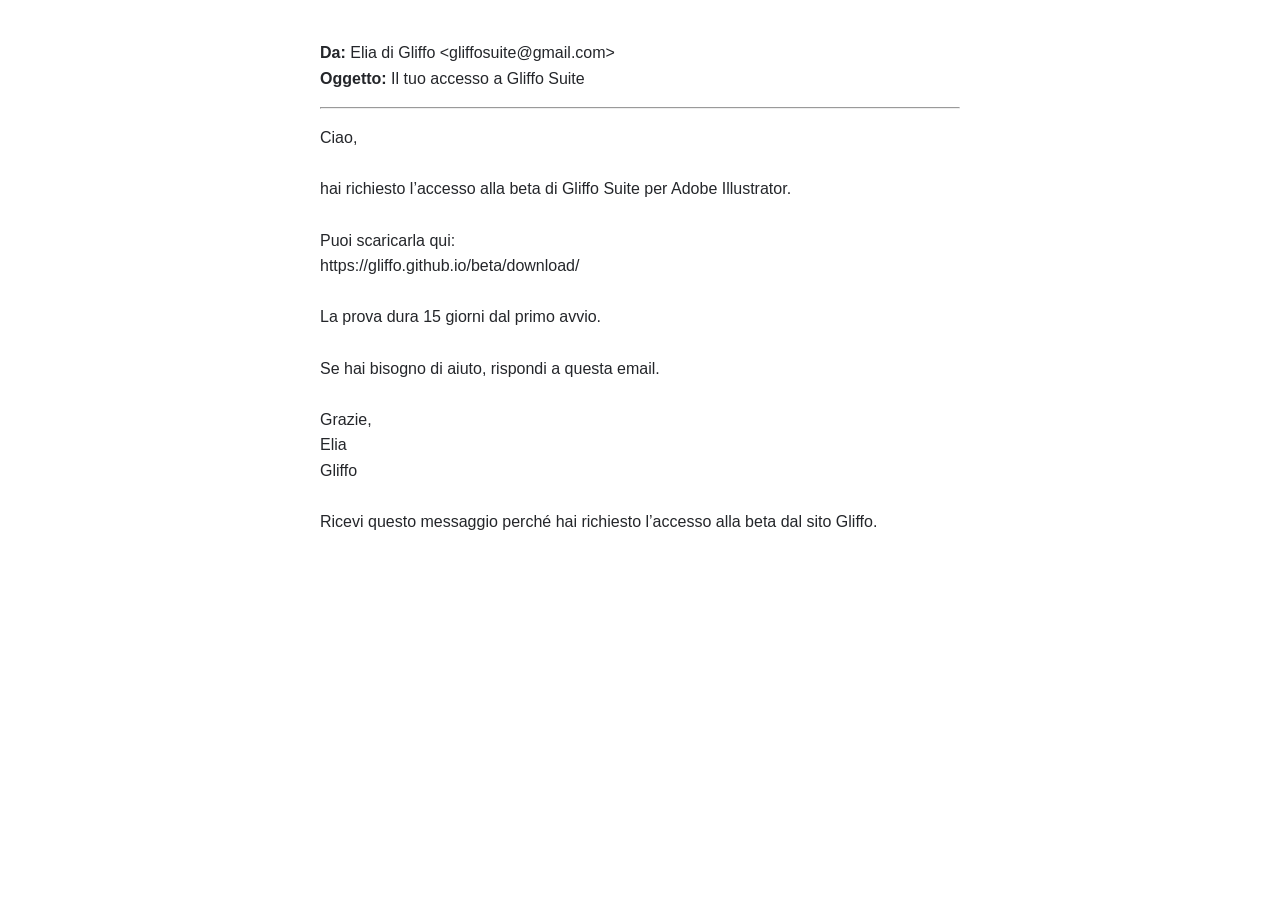
<file: automation/gmail/Anteprima_email.html>
<!doctype html><html lang="it"><meta charset="utf-8"><meta name="viewport" content="width=device-width,initial-scale=1"><title>Anteprima email Gliffo — testo semplice</title><body style="max-width:640px;margin:40px auto;padding:0 20px;font:16px/1.6 Arial,sans-serif;color:#24262a"><p><strong>Da:</strong> Elia di Gliffo &lt;gliffosuite@gmail.com&gt;<br><strong>Oggetto:</strong> Il tuo accesso a Gliffo Suite</p><hr><pre style="font:inherit;white-space:pre-wrap">Ciao,

hai richiesto l’accesso alla beta di Gliffo Suite per Adobe Illustrator.

Puoi scaricarla qui:
https://gliffo.github.io/beta/download/

La prova dura 15 giorni dal primo avvio.

Se hai bisogno di aiuto, rispondi a questa email.

Grazie,
Elia
Gliffo

Ricevi questo messaggio perché hai richiesto l’accesso alla beta dal sito Gliffo.</pre></body></html>
</file>
<file: landing.css>
@font-face{font-family:Bricolage;src:url('/assets/fonts/BricolageGrotesque.ttf') format('truetype');font-style:normal;font-weight:200 800;font-display:swap}:root{--bg:#24262a;--surface:#2c3036;--ink:#f4f4f2;--muted:#b9c0ca;--coral:#ea5c53;--line:#4b515a;--cream:#e7dcc8;--active:#7c86c1;color-scheme:dark}*{box-sizing:border-box}html{scroll-behavior:smooth;scroll-padding-top:100px}body{margin:0;background:var(--bg);color:var(--ink);font:16px/1.6 Bricolage,-apple-system,BlinkMacSystemFont,'Segoe UI',sans-serif;overflow-x:clip}button,a{-webkit-tap-highlight-color:transparent}button{font:inherit}a{color:inherit;text-decoration:none}button,a,summary{touch-action:manipulation}a:focus-visible,button:focus-visible,summary:focus-visible{outline:2px solid var(--coral);outline-offset:7px}::selection{background:var(--coral);color:var(--bg)}::-webkit-scrollbar{width:10px}::-webkit-scrollbar-track{background:var(--bg)}::-webkit-scrollbar-thumb{background:#535a65;border:2px solid var(--bg);border-radius:8px}.skip{position:fixed;left:20px;top:-80px;background:var(--ink);color:var(--bg);z-index:100;padding:12px}.skip:focus{top:12px}img{max-width:100%;height:auto;display:block}svg{fill:none;stroke:currentColor;stroke-width:1.5;stroke-linecap:round;stroke-linejoin:round}h1,h2,h3,p{margin:0}h1,h2{font-weight:650;letter-spacing:-.035em;line-height:1.03;font-variation-settings:'opsz' 72,'wdth' 98}h3{font-weight:600;letter-spacing:-.015em}.site-header{max-width:1440px;margin:auto;padding:24px 48px;min-height:104px;display:flex;align-items:center;justify-content:space-between;gap:24px;border-bottom:1px solid #ffffff14}.brand{display:block;flex:none;width:188px}.brand img{width:100%;height:auto}.site-header nav{display:flex;align-items:center;gap:30px;font-size:14px;font-weight:500}.site-header nav>a{transition:color .18s}.site-header nav>a:hover{color:var(--coral)}.nav-download{display:flex;align-items:center;gap:12px;border:1px solid #ffffff50;border-radius:6px;padding:10px 14px}.nav-download svg{width:18px;height:18px}.hero{max-width:1440px;min-height:700px;padding:44px 48px 52px;margin:auto;display:grid;grid-template-columns:1fr 1.05fr;gap:16px;align-items:center}.hero-copy{z-index:2;padding:26px 0}.hero h1{font-size:clamp(64px,6.55vw,96px);max-width:680px;line-height:.99;margin-bottom:30px}.hero h1>span{color:var(--coral)}.hero-copy>p:not(.hero-note){font-size:19px;line-height:1.6;color:var(--muted);max-width:450px}.hero-copy strong{color:var(--ink);font-weight:500;white-space:nowrap}.hero-actions{margin-top:34px;display:flex;align-items:center;gap:25px}.button{display:inline-flex;align-items:center;justify-content:center;gap:20px;padding:14px 20px;border-radius:6px;font-size:15px;font-weight:650;transition:background .2s,color .2s,transform .2s;min-height:52px}.button svg{width:22px;height:22px;stroke-width:1.7}.primary{background:var(--coral);color:#1b1d20}.primary:hover{background:#f6776d;transform:translateY(-2px)}.text-link{display:inline-flex;gap:8px;align-items:center;font-size:14px;border-bottom:1px solid #ffffff50;padding:7px 0}.text-link svg{width:18px;height:18px}.text-link:hover{color:var(--coral);border-color:var(--coral)}.hero-note{font-size:12px;color:var(--muted);margin-top:24px}.laboratory{position:relative;aspect-ratio:640/620;min-width:0;--active:#7c86c1;--mx:0;--my:0;perspective:1000px}.lab-scale{position:absolute;left:50%;top:50%;width:640px;height:620px;transform:translate(-50%,-50%) scale(var(--lab-scale,1));transform-origin:center}.lab-plane{position:absolute;inset:0;transform:rotateX(calc(var(--my)*-4deg)) rotateY(calc(var(--mx)*5deg));transform-style:preserve-3d;transition:transform .2s ease-out}.lab-geometry{position:absolute;inset:0;width:100%;height:100%;overflow:visible;color:var(--active);transform:translate(calc(var(--mx)*-8px),calc(var(--my)*-8px));transition:color .3s,transform .25s}.lab-lines{stroke-width:1;opacity:.5}.outer-guide{opacity:.5}.dashed-guide{stroke-dasharray:4 8;opacity:.5}.bounds{stroke-width:1.2}.construction-circle{opacity:.6}.small{opacity:.3}.bezier-guide{stroke-width:1.4}.handle-line{opacity:.6}.anchor-points rect{fill:var(--bg);stroke-width:1.6}.anchor-points circle{fill:var(--active);stroke:var(--bg);stroke-width:3}.handle-points{fill:var(--bg)}.lab-mark{position:absolute;left:148px;top:148px;width:350px;height:285px;object-fit:contain;transform:translate3d(calc(var(--mx)*8px),calc(var(--my)*8px),25px);transition:transform .25s;pointer-events:none}.lab-app{position:absolute;display:flex;align-items:center;justify-content:center;padding:13px 15px;min-width:148px;height:56px;background:var(--bg);border:1px solid #ffffff18;border-radius:7px;box-shadow:0 12px 22px #1415192b;transform:translateZ(45px);transition:border-color .2s,background .2s,translate .2s;z-index:3}.lab-app img{height:27px;max-width:150px;width:auto;object-fit:contain}.lab-app:hover,.lab-app:focus-visible,.lab-app.active{border-color:var(--tool);background:#30343a;translate:0 -3px}.lab-app-nesso{left:40px;top:47px}.lab-app-trama{right:46px;top:47px}.lab-app-modulo{right:0;top:170px}.lab-app-tono{right:2px;top:365px}.lab-app-tipo{right:74px;top:478px}.lab-app-soglia{left:100px;top:478px}.lab-app-capsula{left:0;top:183px}.lab-app-scena{left:0;top:365px}.lab-caption{position:absolute;left:144px;bottom:18px;display:flex;align-items:center;gap:10px;white-space:nowrap;font-size:12px;line-height:1.2;color:var(--muted)}#lab-current{color:var(--ink);font-weight:600}.lab-indicator{width:6px;height:6px;background:var(--active);border-radius:50%;flex:none}#lab-role{border-left:1px solid var(--line);padding-left:10px}.lab-color-palette{position:absolute;left:203px;top:438px;display:flex;opacity:0;transform:translateY(8px);transition:opacity .25s,transform .25s;z-index:4}.lab-color-palette i{width:42px;height:25px;background:#d85e9f;border:2px solid var(--bg)}.lab-color-palette i:nth-child(2){background:#efb8d5}.lab-color-palette i:nth-child(3){background:#e7dcc8}.lab-color-palette i:nth-child(4){background:#7c86c1}.lab-color-palette i:nth-child(5){background:#40b497}.lab-type{position:absolute;left:265px;top:423px;font-size:70px;font-weight:600;color:#b7d050;opacity:0;transition:opacity .25s;z-index:4;line-height:1}.lab-formats{position:absolute;left:233px;top:443px;display:flex;gap:5px;opacity:0;transition:opacity .25s;z-index:4}.lab-formats span{padding:4px 8px;background:#43a6de;color:var(--bg);font-size:12px;font-weight:650;border-radius:3px}.laboratory[data-active=tono] .lab-color-palette{opacity:1;transform:none}.laboratory[data-active=tipo] .lab-type,.laboratory[data-active=capsula] .lab-formats{opacity:1}.laboratory[data-active=trama] .construction-circle{stroke-width:2;opacity:.9}.laboratory[data-active=modulo] .bounds{stroke-width:3}.statement-strip{max-width:1440px;margin:auto;padding:23px 48px;display:flex;align-items:center;justify-content:space-between;border-top:1px solid var(--line);border-bottom:1px solid var(--line);font-size:15px;font-weight:450}.statement-strip>span:nth-child(2){color:var(--muted);font-size:13px}.statement-strip svg{width:24px;height:24px;color:var(--coral)}.section-shell{max-width:1440px;margin:auto;padding:110px 48px}.section-heading{display:grid;grid-template-columns:1.1fr 1fr;gap:100px;align-items:center}.section-heading h2{font-size:clamp(42px,4.2vw,62px)}.section-heading h2 span{color:var(--muted)}.suite-description{max-width:480px;font-size:17px;color:var(--muted)}.suite-description p+p{margin-top:20px}.suite-description p:first-child{color:var(--ink);font-size:21px;line-height:1.55}.workflow{display:grid;grid-template-columns:repeat(4,1fr);gap:42px;margin-top:78px}.workflow>div{border-top:1px solid var(--line);padding-top:26px}.workflow-symbol{display:block;color:var(--tool);height:46px;font-size:30px;line-height:1}.workflow-symbol svg{height:32px;width:32px}.workflow h3{font-size:21px;margin:12px 0 10px}.workflow p{font-size:14px;line-height:1.6;color:var(--muted);max-width:245px}.workspace-story{position:relative;overflow:clip;isolation:isolate;background:var(--cream);color:var(--bg);display:grid;grid-template-columns:1fr 1fr;align-items:center;gap:80px;padding:75px max(48px,calc((100vw - 1344px)/2));min-height:700px}.story-copy{z-index:2;max-width:520px}.story-copy h2{font-size:clamp(46px,5vw,70px);margin-bottom:28px}.story-copy h2 span{font-weight:400}.story-copy>p{font-size:18px;max-width:425px}.story-copy ul{list-style:none;margin:30px 0;padding:0;font-size:15px}.story-copy li{padding:9px 0;border-bottom:1px solid #24262a25;max-width:400px}.story-copy li:before{content:'+';font-size:18px;margin-right:13px}.dark-link{display:inline-flex;align-items:center;gap:24px;font-size:15px;font-weight:600;border-bottom:1px solid var(--bg);padding-bottom:6px}.dark-link svg{width:22px;height:22px}.suite-window{z-index:2;margin:0;position:relative;justify-self:center;width:355px;max-width:100%;transform:rotate(3deg)}.suite-window img{width:100%;border-radius:12px;box-shadow:8px 24px 44px #24262a38}.suite-window figcaption{font-size:12px;text-align:center;margin-top:20px;transform:rotate(-3deg)}.story-decoration{position:absolute;right:-80px;bottom:-150px;width:650px;opacity:.15;z-index:0;pointer-events:none}.apps-section{padding-bottom:120px}.apps-heading{display:flex;justify-content:space-between;gap:60px;align-items:end;margin-bottom:65px}.apps-heading h2{font-size:clamp(42px,4.2vw,62px)}.apps-heading h2 span{font-weight:400;color:var(--muted)}.apps-heading>p{font-size:16px;color:var(--muted);padding-bottom:5px}.app-explorer{display:grid;grid-template-columns:1.1fr 1fr;gap:90px;align-items:start}.app-row{border-top:1px solid var(--line);scroll-margin-top:100px}.app-row:last-child{border-bottom:1px solid var(--line)}.app-row summary{list-style:none;display:flex;gap:18px;align-items:center;cursor:pointer;min-height:89px;padding:20px 0}.app-row summary::-webkit-details-marker{display:none}.app-row summary img{height:36px;width:180px;object-fit:contain;object-position:left center;margin-right:auto}.app-row summary>span{font-size:12px;color:var(--muted)}.app-row summary>svg{width:20px;height:20px;color:var(--muted);transition:transform .2s}.app-row[open] summary>svg{transform:rotate(180deg);color:var(--tool)}.app-row[open] summary>span{color:var(--ink)}.app-detail{padding:0 28px 30px 0}.app-detail h3{font-size:23px;line-height:1.25;margin:10px 0 14px}.app-detail>p{font-size:15px;color:var(--muted);line-height:1.7}.app-detail ul{list-style:none;padding:0;margin:22px 0 0;font-size:13px}.app-detail li{padding:6px 0;display:flex;gap:10px}.app-detail li:before{content:'';width:4px;height:4px;background:var(--tool);border-radius:50%;margin-top:9px;flex:none}.app-preview{position:sticky;top:40px;margin:0;background:#1d1f23;padding:20px 24px 22px;border-radius:16px;max-width:530px;align-self:start;transition:background .3s}.preview-dots{display:flex;gap:5px;padding:0 0 16px}.preview-dots i{height:6px;width:6px;background:var(--tool);border-radius:50%;opacity:.7}.preview-dots i:nth-child(2){opacity:.4}.preview-dots i:nth-child(3){opacity:.2}.preview-screen{background:var(--bg);height:570px;overflow:auto;scrollbar-width:thin;scrollbar-color:var(--tool) var(--bg);border-radius:7px}.preview-screen img{width:100%;min-height:320px;object-fit:contain;object-position:top}.app-preview figcaption{margin-top:22px;font-size:14px;font-weight:500;display:flex;align-items:center;gap:9px}.app-preview figcaption:before{content:'';width:6px;height:6px;background:var(--tool);border-radius:50%}.preview-note{color:var(--muted);font-size:11px;margin-top:5px}.download-section{background:var(--coral);color:#1b1d20;display:grid;grid-template-columns:1.1fr 1fr;gap:80px;padding:80px max(48px,calc((100vw - 1344px)/2));align-items:center}.download-copy h2{font-size:clamp(44px,4.4vw,64px);margin-bottom:28px}.download-copy h2 span{font-weight:400}.download-copy p{font-size:16px;line-height:1.7}.download-copy strong{font-weight:650}.download-options{display:flex;flex-direction:column;gap:14px}.download-option{display:flex;align-items:center;gap:20px;width:100%;border:1px solid #1b1d2040;border-radius:9px;padding:21px 23px;text-align:left;min-height:110px;background:transparent;color:#1b1d20;font:inherit}.download-option>svg{width:37px;height:37px;flex:none;stroke-width:1.5}.download-option strong{font-size:25px;line-height:1.2;display:block;font-weight:600}.download-option small{font-size:13px;display:block;margin-top:7px}.download-option:disabled{cursor:default;opacity:.8}.download-option.enabled{background:#1b1d20;color:var(--ink);border-color:#1b1d20;cursor:pointer;transition:background .2s,transform .2s}.download-option.enabled:hover{background:#303238;transform:translateY(-2px)}.download-arrow{margin-left:auto}.download-arrow svg{width:23px;height:23px}.download-status{font-size:12px;line-height:1.6;padding-top:4px;max-width:420px}.faq-section{display:grid;grid-template-columns:.8fr 1fr;gap:110px}.faq-section h2{font-size:40px}.faq-section details{border-top:1px solid var(--line)}.faq-section details:last-child{border-bottom:1px solid var(--line)}.faq-section summary{list-style:none;cursor:pointer;display:flex;gap:24px;justify-content:space-between;padding:24px 0;font-size:19px;line-height:1.4}.faq-section summary::-webkit-details-marker{display:none}.faq-section summary svg{width:21px;height:21px;flex:none;margin-top:2px;transition:transform .2s}.faq-section details[open] summary svg{transform:rotate(180deg)}.faq-section details p{font-size:15px;line-height:1.7;color:var(--muted);padding:0 24px 26px 0;max-width:62ch}.faq-section details a{text-decoration:underline;text-underline-offset:3px;color:var(--ink)}.feedback-invite{border-top:1px solid var(--line);display:flex;align-items:center;justify-content:space-between;padding-top:70px;padding-bottom:80px}.feedback-invite>p{font-size:clamp(36px,4vw,56px);letter-spacing:-.03em;line-height:1.12;font-weight:600}.feedback-invite>p>span{color:var(--coral)}.outline{border:1px solid #ffffff75;min-width:240px}.outline:hover{background:var(--ink);color:var(--bg)}.site-footer{max-width:1440px;margin:auto;padding:30px 48px;display:flex;gap:35px;align-items:center;border-top:1px solid var(--line);font-size:11px;color:var(--muted)}.site-footer .brand{width:140px}.site-footer>p{margin-right:auto}.site-footer>a:hover{color:var(--ink)}.site-footer>span{white-space:nowrap}@media(min-width:1100px) and (prefers-reduced-motion:no-preference){.lab-lines{animation:draw-lab 1.5s ease-out both;stroke-dasharray:1600;stroke-dashoffset:1600}.lab-app{animation:arrive .7s cubic-bezier(.16,1,.3,1) both}.lab-app:nth-of-type(2){animation-delay:.05s}.lab-app:nth-of-type(3){animation-delay:.1s}.lab-app:nth-of-type(4){animation-delay:.15s}.lab-app:nth-of-type(5){animation-delay:.2s}.lab-app:nth-of-type(6){animation-delay:.25s}.lab-app:nth-of-type(7){animation-delay:.3s}.lab-app:nth-of-type(8){animation-delay:.35s}@keyframes draw-lab{to{stroke-dashoffset:0}}@keyframes arrive{from{translate:0 16px;opacity:.4}to{translate:0 0;opacity:1}}}@media(max-width:1100px){.site-header{padding:24px 32px}.site-header nav{gap:22px}.hero{padding:35px 32px 45px;min-height:600px}.hero h1{font-size:clamp(56px,7vw,78px)}.hero-copy>p:not(.hero-note){font-size:17px}.hero-actions{gap:18px;flex-wrap:wrap}.section-shell{padding:88px 32px}.statement-strip{padding:22px 32px}.section-heading{gap:65px}.workflow{gap:28px}.workspace-story{padding:65px 40px;gap:50px}.story-copy h2{font-size:56px}.app-explorer{gap:50px}.app-row summary img{width:145px;height:31px}.app-row summary>span{font-size:11px}.preview-screen{height:520px}.download-section{padding:70px 40px;gap:50px}.faq-section{gap:65px}.site-footer{padding-inline:32px;gap:22px}.site-footer>p{display:none}.site-footer .brand{margin-right:auto}}@media(max-width:760px){.site-header{min-height:82px;padding:18px 22px;gap:14px}.site-header .brand{width:145px}.site-header .wide-link{display:none}.site-header nav{gap:18px;font-size:12px}.nav-download{gap:7px;padding:8px 10px}.nav-download svg{display:none}.hero{display:flex;flex-direction:column;gap:0;padding:38px 24px 22px;align-items:stretch;min-height:0}.hero-copy{padding:15px 0 14px}.hero h1{font-size:clamp(58px,11.5vw,84px);margin-bottom:23px;max-width:650px}.hero-copy>p:not(.hero-note){max-width:450px;font-size:17px}.hero-actions{margin-top:26px;gap:22px}.button{font-size:14px;padding:13px 18px;gap:15px;min-height:48px}.hero-note{margin-top:19px;font-size:11px}.laboratory{max-width:600px;align-self:center;width:100%;margin-top:10px}.statement-strip{padding:20px 24px;font-size:13px;gap:12px}.statement-strip>span:nth-child(2){display:none}.statement-strip svg{width:21px;height:21px}.section-shell{padding:70px 24px}.section-heading{grid-template-columns:1fr;gap:30px}.section-heading h2{font-size:46px}.suite-description{max-width:none}.suite-description p:first-child{font-size:19px}.suite-description{font-size:16px}.workflow{grid-template-columns:1fr 1fr;gap:36px 26px;margin-top:48px}.workflow h3{font-size:21px}.workflow p{font-size:13px}.workspace-story{padding:60px 26px;grid-template-columns:1fr;gap:48px}.story-copy h2{font-size:54px}.story-copy>p{font-size:17px}.story-copy ul{font-size:14px}.suite-window{width:320px}.story-decoration{bottom:-60px;right:-100px;width:500px}.apps-heading{display:block;margin-bottom:38px}.apps-heading h2{font-size:43px}.apps-heading>p{margin-top:22px;font-size:15px}.app-explorer{grid-template-columns:1fr;gap:36px}.app-row summary{min-height:82px;padding:21px 0}.app-row summary img{width:170px;height:33px}.app-row summary>span{font-size:12px}.app-detail{padding-right:0}.app-detail h3{font-size:22px}.app-preview{position:relative;top:0;width:100%;max-width:480px;justify-self:center;padding:18px}.preview-screen{height:430px}.download-section{grid-template-columns:1fr;gap:35px;padding:60px 24px}.download-copy h2{font-size:49px}.download-copy p{font-size:15px}.download-option{padding:20px;min-height:100px}.download-status{font-size:12px;max-width:100%}.faq-section{grid-template-columns:1fr;gap:28px}.faq-section h2{font-size:38px}.faq-section summary{font-size:17px}.faq-section details p{font-size:14px}.feedback-invite{display:block;padding-top:50px;padding-bottom:55px}.feedback-invite>p{font-size:43px;margin-bottom:30px}.site-footer{padding:25px 24px;flex-wrap:wrap;gap:20px}.site-footer .brand{width:140px}.site-footer>a:not(.brand){order:3;width:100%;font-size:12px}.site-footer>span{font-size:10px}}@media(max-width:390px){.site-header{padding-inline:18px}.site-header .brand{width:124px}.site-header nav{gap:12px;font-size:11px}.nav-download{padding:7px 8px}.hero{padding-inline:20px}.hero h1{font-size:58px}.hero-actions{gap:17px}.text-link{font-size:13px}.section-shell{padding-inline:20px}.section-heading h2{font-size:43px}.app-row summary img{width:151px}.app-row summary>span{font-size:11px}.apps-heading h2{font-size:39px}.download-copy h2{font-size:44px}}@media(prefers-reduced-motion:reduce){html{scroll-behavior:auto}*,*:before,*:after{animation:none!important;transition:none!important}.lab-plane,.lab-mark,.lab-geometry{transform:none!important}.suite-window{transform:none}.suite-window figcaption{transform:none}}

/* Keyboard focus on the two light grounds must contrast with their backgrounds. */
.download-section a:focus-visible,.workspace-story a:focus-visible{outline-color:#1b1d20}

/* Raised vector layers. All colours come from the existing app marks. */
.hero{position:relative;isolation:isolate;overflow:hidden}
.hero-copy{position:relative}
.hero-spectrum{display:flex;width:176px;height:5px;margin-top:34px;transform:rotate(-3deg);transform-origin:left center;gap:3px}
.hero-spectrum span{flex:1;background:#7c86c1}.hero-spectrum span:nth-child(2){background:#40b497}.hero-spectrum span:nth-child(3){background:#e9ad41}.hero-spectrum span:nth-child(4){background:#d85e9f}.hero-spectrum span:nth-child(5){background:#b7d050}.hero-spectrum span:nth-child(6){background:#ec682d}.hero-spectrum span:nth-child(7){background:#43a6de}.hero-spectrum span:nth-child(8){background:#e7dcc8}
.lab-plates{position:absolute;inset:0;pointer-events:none;transform:translate3d(calc(var(--mx)*-7px),calc(var(--my)*-7px),-25px);transition:transform .3s}
.lab-plate{position:absolute;width:382px;height:356px;left:135px;top:118px;border-radius:16px;box-shadow:16px 26px 44px #11131755;transform-origin:50% 60%}
.lab-plate-back{background:#40b497;transform:translate(-36px,-9px) rotate(-15deg)}
.lab-plate-middle{background:#ea5c53;transform:translate(22px,29px) rotate(12deg)}
.lab-plate-front{background:#7c86c1;transform:rotate(-4deg);box-shadow:7px 13px 22px #1b1d203b}
.plate-registration{position:absolute;width:16px;height:16px;color:#f4f4f299}.plate-registration:before,.plate-registration:after{content:'';position:absolute;background:currentColor}.plate-registration:before{width:16px;height:1px;top:7px}.plate-registration:after{height:16px;width:1px;left:7px}.registration-one{left:15px;top:15px}.registration-two{right:15px;top:15px}.registration-three{left:15px;bottom:15px}.registration-four{right:15px;bottom:15px}
.lab-extrusion{position:absolute;left:148px;top:148px;width:350px;height:285px;pointer-events:none;transform:translate3d(calc(var(--mx)*8px),calc(var(--my)*8px),25px);transition:transform .25s}
.lab-extrusion i{position:absolute;inset:0;background:#353c69;mask:url('/assets/gliffo-icon.svg') center/contain no-repeat;transform:translate(3px,4px)}
.lab-extrusion i:nth-child(2){transform:translate(6px,8px)}.lab-extrusion i:nth-child(3){transform:translate(9px,12px)}.lab-extrusion i:nth-child(4){transform:translate(12px,16px)}.lab-extrusion i:nth-child(5){transform:translate(15px,20px)}.lab-extrusion i:nth-child(6){transform:translate(18px,24px)}
.lab-mark{filter:drop-shadow(7px 12px 8px #1b1d2033)}
.lab-geometry{color:#f4f4f2}.lab-lines{opacity:.65}.lab-app{border:none;box-shadow:0 14px 28px #10121666;background:#2c3036}
.lab-app.active,.lab-app:hover,.lab-app:focus-visible{background:#343944;box-shadow:0 16px 32px #10121680,inset 0 -3px var(--tool)}
.lab-app-nesso{transform:translateZ(70px) rotate(-5deg)}.lab-app-trama{transform:translateZ(52px) rotate(4deg)}.lab-app-capsula{transform:translateZ(50px) rotate(-3deg)}.lab-app-modulo{transform:translateZ(65px) rotate(5deg)}.lab-app-scena{transform:translateZ(65px) rotate(3deg)}.lab-app-tono{transform:translateZ(70px) rotate(-4deg)}.lab-app-soglia{transform:translateZ(48px) rotate(-3deg)}.lab-app-tipo{transform:translateZ(58px) rotate(4deg)}
.beta-access{align-items:center}.beta-entry{max-width:590px;color:#1b1d20}.beta-entry h3{font-size:32px;line-height:1.15;margin-bottom:12px}.beta-entry>p{font-size:17px;line-height:1.5;max-width:37ch}.beta-entry .beta-purpose{font-size:12px;margin-top:20px;max-width:50ch}.beta-form-preview{margin-top:28px}.beta-form-preview label{display:block;font-size:14px;font-weight:600;margin-bottom:10px}.beta-email-row{display:flex;gap:8px}.beta-email-row input{min-width:0;flex:1;background:#f4f4f2;color:#1b1d20;border:2px solid #1b1d20;border-radius:6px;padding:15px;font:inherit;caret-color:#ea5c53;opacity:1;-webkit-text-fill-color:#1b1d20}.beta-email-row input::placeholder{color:#54565a}.beta-email-row button{display:flex;align-items:center;justify-content:center;gap:8px;background:#1b1d20;color:#f4f4f2;border:0;padding:15px;border-radius:6px;font-weight:600;white-space:nowrap;opacity:1}.beta-email-row button svg{width:20px;height:20px}.beta-form-status{font-size:12px;line-height:1.5;margin-top:12px;max-width:65ch}.beta-embed{width:100%;margin-top:18px}.beta-embed iframe{display:block;width:100%;border:0;min-height:250px}.beta-embed>a{display:inline-block;font-size:13px;text-decoration:underline;text-underline-offset:3px;margin-bottom:10px}.beta-embed a:focus-visible{outline-color:#1b1d20}
@media(max-width:760px){.hero-spectrum{margin-top:24px}.hero-copy{padding-bottom:10px}.beta-entry h3{font-size:27px}.beta-email-row{flex-direction:column}.beta-email-row button{justify-content:space-between}.beta-email-row input{width:100%}.beta-entry>p{font-size:16px}}
@media(prefers-reduced-motion:reduce){.lab-plates,.lab-extrusion{transform:none!important}.lab-app{animation:none!important}}

/* Liquid light + real backdrop glass. Requested visual direction, home only. */
body:has(.hero-world){background:#15131e}
.hero-world{position:absolute;inset:0 0 auto;height:960px;isolation:isolate;pointer-events:none;background:radial-gradient(ellipse at 83% 48%,#a45eff88,transparent 43%),radial-gradient(ellipse at 65% 70%,#ea5c5377,transparent 45%),radial-gradient(ellipse at 95% 15%,#40b49788,transparent 42%),#15131e}
#liquid-canvas{display:block;width:100%;height:100%;pointer-events:none}
body:has(.hero-world)>.site-header,.hero-world>.site-header{position:relative;z-index:6;pointer-events:auto}
.hero-world>.site-header{background:#211b2b38;backdrop-filter:blur(18px);-webkit-backdrop-filter:blur(18px);border-color:#ffffff20}
body:has(.hero-world) main{position:relative;padding-top:104px}
.hero{overflow:visible;background:transparent;min-height:756px}
.hero-copy{z-index:4}.hero h1{color:#fff;max-width:680px;text-shadow:0 3px 30px #100d2d44}.hero h1>span{color:#ff8f83}.hero-copy>p:not(.hero-note){color:#e1dce8}.hero-copy strong{color:#fff}.hero-note{color:#d9d2e4}.hero-spectrum{display:none}
.hero .primary{background:#f4f4f2;color:#1b1d20;box-shadow:0 12px 32px #0e0b2144}.hero .primary:hover{background:#fff}.hero .text-link{color:#fff}
.laboratory{z-index:2}.lab-plane{transform-style:preserve-3d}.lab-mark{filter:drop-shadow(2px 8px 2px #ffffff14) drop-shadow(7px 24px 22px #16102c66);transform:translate3d(calc(var(--mx)*11px),calc(var(--my)*11px),50px)}
.liquid-lens{position:absolute;left:125px;top:106px;width:400px;height:385px;border-radius:43% 57% 55% 45% / 46% 44% 56% 54%;background:linear-gradient(142deg,#ffffff32 0%,#ffffff06 37%,#a69cff10 58%,#ffffff28 100%);backdrop-filter:blur(7px) saturate(1.45);-webkit-backdrop-filter:blur(7px) saturate(1.45);box-shadow:inset 1px 2px 2px #ffffff9c,inset -2px -2px 3px #c8adff66,16px 36px 60px #0c082e66;transform:translate3d(calc(var(--mx)*-8px),calc(var(--my)*-8px),-5px) rotate(-12deg);transition:transform .6s cubic-bezier(.16,1,.3,1);pointer-events:none}
.lens-edge{position:absolute;inset:12px;border-radius:inherit;border:1px solid #ffffff26;mask:linear-gradient(135deg,#000,transparent 45%,#000)}.lens-highlight{position:absolute;left:60px;right:80px;top:21px;height:52px;border-radius:50%;background:linear-gradient(#ffffff4a,#ffffff00);transform:rotate(-8deg)}
.lab-app{background:#241d3c66;backdrop-filter:blur(24px) saturate(1.5);-webkit-backdrop-filter:blur(24px) saturate(1.5);border:1px solid #ffffff50;box-shadow:0 16px 34px #110b323d,inset 0 1px 0 #ffffff38;border-radius:14px}
.lab-app.active,.lab-app:hover,.lab-app:focus-visible{background:#42325399;box-shadow:0 20px 40px #110b3255,inset 0 1px 0 #ffffff77;border-color:var(--tool)}
.lab-geometry{color:#fff;opacity:.65}.lab-lines{opacity:.35}.lab-caption{color:#ded6ed;text-shadow:0 2px 5px #171027}.lab-indicator{background:#fff}#lab-role{border-color:#ffffff55}
.statement-strip{position:relative;z-index:1;background:#1814208c;border-color:#ffffff20;backdrop-filter:blur(20px);-webkit-backdrop-filter:blur(20px)}
.suite-section{position:relative;background:radial-gradient(ellipse at 5% 100%,#7c86c129,transparent 60%)}
.workspace-story{background:radial-gradient(ellipse at 5% 2%,#d9c2ff,transparent 60%),radial-gradient(ellipse at 100% 100%,#f4b4a7,transparent 50%),#eee7e9}.suite-window{filter:drop-shadow(0 30px 42px #4f285333)}
.apps-section{background:radial-gradient(ellipse at 95% 60%,#7c86c124,transparent 55%)}.app-preview{background:#2b223b77;border:1px solid #ffffff18;backdrop-filter:blur(20px);-webkit-backdrop-filter:blur(20px);box-shadow:0 25px 55px #0b081d44}
.feedback-invite{background:radial-gradient(ellipse at 15% 100%,#d85e9f2b,transparent 65%),radial-gradient(ellipse at 95% 0%,#43a6de22,transparent 65%)}
body:has(.hero-world) .site-footer{background:#15131e}.hero-world a:focus-visible,.hero a:focus-visible{outline-color:#fff;outline-width:3px}
@media(max-width:1100px){.hero-world{height:930px}}
@media(max-width:760px){body:has(.hero-world) main{padding-top:82px}.hero{min-height:0}.hero-world{height:1120px}.hero-world>.site-header{min-height:82px}.hero h1{font-size:clamp(54px,8vw,64px)}.hero-copy{padding-bottom:14px}.laboratory{margin-top:4px}.lab-app{backdrop-filter:blur(14px);-webkit-backdrop-filter:blur(14px)}.hero-copy>p:not(.hero-note){color:#e1dce8}}
@media(prefers-reduced-motion:reduce){.liquid-lens{transform:rotate(-12deg)!important}.lab-mark{transform:none!important}}
.hero-world>#liquid-canvas{position:absolute;inset:0;z-index:-1}

#liquid-canvas{opacity:0}

body:has(.hero-world)>.site-header{background:#211b2b38;backdrop-filter:blur(18px);-webkit-backdrop-filter:blur(18px);border-color:#ffffff20}body:has(.hero-world) main{padding-top:0}

/* Native Beta email form; white group with a black adjacent submit button. */
.beta-native-form{margin-top:28px}.beta-native-form>label{display:block;margin-bottom:10px;font-size:14px;font-weight:600}.email-shell{display:flex;align-items:stretch;gap:6px;padding:6px;background:#fff;border-radius:13px;box-shadow:0 12px 28px #501d1d18}.email-shell:focus-within{outline:3px solid #1b1d20;outline-offset:5px}.email-shell input{flex:1;min-width:0;border:0;background:transparent;color:#1b1d20;padding:13px 12px;font:inherit;caret-color:#1b1d20;border-radius:7px}.email-shell input:focus-visible{outline:2px solid #51545a;outline-offset:-2px}.email-shell input::placeholder{color:#62656b;opacity:1}.email-shell button{display:flex;align-items:center;justify-content:center;gap:12px;border:0;border-radius:8px;padding:14px 18px;background:#111;color:#fff;font:inherit;font-size:14px;font-weight:600;cursor:pointer;white-space:nowrap}.email-shell button svg{width:20px;height:20px}.email-shell button:hover{background:#303030}.email-shell button:focus-visible{outline:3px solid #111;outline-offset:4px}.email-shell button:active{transform:translateY(1px)}.beta-honeypot{position:absolute;left:-10000px;width:1px;height:1px;overflow:hidden}
@media(max-width:450px){.email-shell{gap:3px}.email-shell input{padding:12px 8px;font-size:16px}.email-shell button{padding:13px 10px;font-size:12px;gap:5px}.email-shell button svg{width:15px;height:15px}}
.beta-entry{min-width:0;width:100%}

.beta-form-message{font-size:14px;line-height:1.5;margin-top:14px;max-width:55ch;color:#1b1d20}.beta-form-message:empty{display:none}.email-shell button:disabled{cursor:wait;background:#303030;opacity:1}

/* Pixel-dense screenshots: keep the UI upright and readable. */
.suite-window,.suite-window figcaption{transform:none}.preview-screen img{height:auto;min-height:0}.screenshot-zoom{display:inline-flex;align-items:center;gap:7px;border:1px solid #ffffff40;background:#24262ae6;color:#f4f4f2;padding:7px 11px;border-radius:7px;font:600 12px Bricolage,sans-serif;cursor:pointer;min-height:34px}.screenshot-zoom svg{width:16px;height:16px}.screenshot-zoom:hover{background:#363b42}.preview-zoom{position:absolute;right:20px;top:8px}.app-preview{padding-top:46px}.preview-dots{position:absolute;left:24px;top:23px}.suite-zoom{position:absolute;bottom:53px;right:12px;box-shadow:0 7px 20px #15131e33}.screenshot-zoom:focus-visible{outline:3px solid #ea5c53;outline-offset:4px}
#screenshot-dialog{width:min(820px,calc(100vw - 28px));max-width:none;max-height:92dvh;padding:0;border:1px solid #ffffff26;border-radius:16px;background:#1d1f23;color:#f4f4f2;box-shadow:0 28px 90px #0009}#screenshot-dialog::backdrop{background:#100d20d9;backdrop-filter:blur(9px)}.screenshot-toolbar{display:flex;align-items:center;justify-content:space-between;gap:16px;padding:16px 20px;border-bottom:1px solid #ffffff20}.screenshot-toolbar h2{font:600 17px/1.3 Bricolage,sans-serif;letter-spacing:0}.screenshot-toolbar>div{display:flex;align-items:center;gap:16px;flex:none}.screenshot-toolbar a{font-size:12px;text-decoration:underline;text-underline-offset:3px}.screenshot-toolbar button{display:flex;align-items:center;gap:6px;border:0;border-radius:6px;background:#363b42;color:#fff;padding:8px 10px;font:600 13px Bricolage,sans-serif;cursor:pointer}.screenshot-toolbar svg{width:18px;height:18px}.screenshot-scroll{max-height:calc(92dvh - 125px);overflow:auto;overscroll-behavior:contain;padding:20px}.screenshot-scroll img{width:100%;max-width:720px;height:auto;margin:auto;display:block}.screenshot-note{font-size:12px;color:#b9c0ca;margin:0;padding:12px 20px;border-top:1px solid #ffffff20}
@media(max-width:760px){.app-preview{padding-top:44px}.preview-zoom{right:14px;top:7px}.preview-dots{left:18px;top:22px}.screenshot-toolbar{padding:12px;align-items:flex-start}.screenshot-toolbar h2{font-size:15px}.screenshot-toolbar>div{gap:8px}.screenshot-toolbar a{display:none}.screenshot-scroll{padding:10px}.screenshot-note{padding:10px 12px;font-size:11px}}
</file>
<file: experiment.css>
/* Liquid specimen: one oversized material experiment, original Gliffo geometry. */
:root{--acid:#d5fb58;--experiment-night:#100d19}
.hero-world{background:radial-gradient(ellipse at 78% 32%,#7434b4 0,transparent 43%),radial-gradient(ellipse at 85% 68%,#f97669 0,transparent 38%),#100d19!important;overflow:hidden}
.hero-world:before,.hero-world:after{display:none!important}
body:has(.hero-world)>.site-header{background:transparent;backdrop-filter:none;-webkit-backdrop-filter:none;border-color:#ffffff24;position:relative;z-index:5}
.hero{position:relative;min-height:780px;grid-template-columns:.93fr 1.07fr;padding-top:40px;padding-bottom:90px;isolation:isolate}
.hero-copy{padding:10px 0 30px;pointer-events:none}.hero-copy a{pointer-events:auto}
.hero h1{font-size:clamp(72px,7.1vw,102px);letter-spacing:-.04em;line-height:1.02;margin-bottom:40px;font-weight:750}
.hero h1>span{display:inline-block;position:relative;color:#18151e;background:var(--acid);padding:0 14px 7px 9px;margin-top:12px;transform:rotate(-4deg);box-shadow:9px 14px 32px #08061035;white-space:nowrap}
.hero-copy>p:not(.hero-note){color:#e2dfe9;max-width:420px;font-size:18px}.hero-copy strong{color:#fff;font-weight:650}
.hero-actions{gap:26px;margin-top:30px}.hero-actions .primary{background:#f4f4f2;border-radius:0;color:#17131e;padding:15px 22px;gap:35px;min-height:58px;box-shadow:6px 9px 22px #08061030}.hero-actions .primary:hover{background:var(--acid);transform:translateY(-3px)}.hero-actions .text-link:hover{color:var(--acid)}.hero-note{color:#d6d0df;font-size:12px}.hero-spectrum{display:none!important}
.laboratory{z-index:1;overflow:visible;aspect-ratio:640/650}.lab-scale{height:650px}.lab-plane{background:none!important;box-shadow:none!important;border:0!important;transform:none!important;inset:0}.lab-plane:before,.lab-plane:after{display:none!important}.lab-mark{left:84px;top:135px;width:480px;height:380px;transform:rotate(-12deg)!important;filter:drop-shadow(16px 28px 20px #08061066)!important;z-index:1;transition:opacity .4s}.hero-world[data-sculpture=ready]~main .lab-mark{opacity:0}
.lab-geometry{inset:85px 0 auto;height:470px;opacity:.3;transform:rotate(-12deg)!important;z-index:0}.lab-lines{animation:none!important;stroke-dasharray:none!important;stroke-dashoffset:0!important}.lab-lines .construction-circle,.lab-lines .dashed-guide,.lab-lines .bezier-guide,.lab-lines .handle-line,.handle-points{display:none}.lab-lines .outer-guide{opacity:.4}.anchor-points{opacity:.6}
.orbital-tracks{position:absolute;inset:0;width:640px;height:620px;pointer-events:none;z-index:2;color:#e5d7ff;stroke-width:.65;opacity:.6;transform:rotate(calc(var(--mx)*3deg));transition:transform .4s ease-out}.orbital-tracks ellipse:last-of-type{stroke-dasharray:2 9;opacity:.7}.orbital-tracks path{fill:var(--acid);stroke:#16111f;stroke-width:1}
.liquid-lens{display:none!important}
.lab-app{border:0!important;border-radius:0!important;min-width:142px;height:58px;background:#231d378c!important;backdrop-filter:blur(18px) saturate(1.4);-webkit-backdrop-filter:blur(18px) saturate(1.4);box-shadow:8px 15px 26px #0a071d44,inset 0 1px #ffffff5c!important;transform:rotate(var(--tilt,0deg))!important;transition:background .2s,translate .3s,box-shadow .2s!important;animation:none!important;padding:12px 16px;z-index:4}.lab-app img{height:27px;max-width:144px}.lab-app:before{content:'';position:absolute;left:0;bottom:0;height:3px;width:100%;background:var(--tool);transform:scaleX(.2);transform-origin:left;transition:transform .3s}.lab-app:hover,.lab-app:focus-visible,.lab-app.active{background:#2c2449dc!important;translate:0 -6px;box-shadow:10px 20px 30px #08061055,inset 0 1px #ffffff80!important}.lab-app:hover:before,.lab-app.active:before,.lab-app:focus-visible:before{transform:scaleX(1)}
.lab-app-nesso{left:90px;top:24px;--tilt:-9deg}.lab-app-trama{right:15px;top:87px;--tilt:9deg}.lab-app-modulo{right:-15px;top:260px;--tilt:-7deg}.lab-app-tono{right:8px;top:444px;--tilt:11deg}.lab-app-tipo{right:155px;top:557px;--tilt:-6deg}.lab-app-soglia{left:26px;top:516px;--tilt:8deg}.lab-app-capsula{left:-20px;top:151px;--tilt:-8deg}.lab-app-scena{left:-30px;top:362px;--tilt:-11deg}
.lab-caption{left:45px;bottom:-23px;white-space:normal;width:540px;justify-content:center;color:#e5deef;font-size:12px}.lab-caption #lab-role{border-color:#ffffff50}.lab-caption .lab-indicator{width:8px;height:8px}.lab-color-palette,.lab-type,.lab-formats{display:none!important}
.hero a:focus-visible{outline:3px solid var(--acid);outline-offset:7px}
@media(min-width:1700px){.hero-world{background-color:#100d19}.hero{min-height:850px}}
@media(max-width:1100px){.hero{min-height:680px;grid-template-columns:1fr 1fr;padding-bottom:70px}.hero h1{font-size:clamp(60px,7.2vw,80px)}.hero-copy>p:not(.hero-note){font-size:16px}.hero-actions{gap:18px}.lab-caption{bottom:-35px}}
@media(max-width:760px){.hero{grid-template-columns:1fr;gap:0;padding:34px 22px 64px;min-height:0}.hero-copy{padding:0;z-index:3}.hero h1{font-size:clamp(58px,11.7vw,86px);line-height:1;margin-bottom:27px}.hero h1>span{margin-top:9px;padding-bottom:6px}.hero-copy>p:not(.hero-note){font-size:16px;max-width:350px;line-height:1.55}.hero-copy strong{white-space:normal}.hero-actions{margin-top:24px;gap:23px;flex-wrap:nowrap}.hero-actions .primary{font-size:14px;gap:19px;padding:12px 17px;min-height:52px}.hero-actions .text-link{font-size:13px}.hero-note{font-size:10px;margin-top:19px}.laboratory{margin:20px -7px 0;width:calc(100% + 14px);aspect-ratio:640/680}.lab-caption{font-size:15px;bottom:-20px;left:35px;width:570px}.site-header .brand{width:134px}.site-header nav>a[href='/feedback/']{display:none}.site-header nav{gap:0}.nav-download{border-radius:0}.hero-world{background:radial-gradient(ellipse at 75% 74%,#9e48b6 0,transparent 45%),radial-gradient(ellipse at 10% 90%,#f79b73 0,transparent 35%),#100d19!important}}
@media(prefers-reduced-motion:reduce){.orbital-tracks,.lab-app,.hero h1>span{transition:none!important}.lab-app:hover,.lab-app.active{translate:none}.hero h1>span{transform:rotate(-4deg)}}

@media(max-width:760px){.laboratory{margin:20px 0 0;width:100%}.lab-app-scena{left:0}.hero{overflow:clip}}

/* Bolder sculpture: light, orbit and pointer share one scene. */
.hero-world{background:radial-gradient(ellipse at 78% 38%,#7630c4 0,transparent 50%),radial-gradient(ellipse at 90% 78%,#ff6542 0,transparent 44%),#0c0913!important}.orbital-tracks{opacity:.36;stroke-width:.8}.orbital-tracks ellipse:first-child{stroke-dasharray:120 15 3 15;stroke-width:1}.lab-geometry{opacity:.16}.hero h1{font-weight:800}.hero h1>span{box-shadow:10px 18px 38px #06040d60;transform:rotate(-5deg) skewX(-3deg);padding-right:18px}.hero-actions .primary{box-shadow:8px 14px 30px #05030c50}.lab-app{backdrop-filter:blur(22px) saturate(1.7);-webkit-backdrop-filter:blur(22px) saturate(1.7)}.lab-caption{color:#ece6f5}
@media(min-width:1100px) and (prefers-reduced-motion:no-preference){.orbital-tracks{animation:orbit-breathe 12s ease-in-out infinite alternate}@keyframes orbit-breathe{from{transform:rotate(-5deg) scale(.97)}to{transform:rotate(7deg) scale(1.035)}}}
@media(max-width:760px){.hero h1>span{transform:rotate(-4deg) skewX(-2deg)}}
@media(prefers-reduced-motion:reduce){.orbital-tracks{animation:none!important}}
</file>
<file: results.css>
/* Results lead; tool names are secondary credits. */
.lab-app{padding:0!important;height:127px!important;min-width:164px!important;width:164px;background:#24212cc9!important;display:flex;flex-direction:column;align-items:stretch;justify-content:flex-start;box-shadow:8px 16px 26px #0a071d55!important}
.lab-app img{width:164px!important;height:100px!important;max-width:none!important;object-fit:cover;display:block}.lab-app>span{font-size:12px;color:#fff;line-height:27px;padding-inline:10px;white-space:nowrap}.lab-app:before{height:2px}.lab-app:hover,.lab-app:focus-visible,.lab-app.active{background:#24212c!important}
.lab-app-nesso{left:80px;top:0}.lab-app-trama{right:5px;top:40px}.lab-app-modulo{right:-22px;top:225px}.lab-app-tono{right:0;top:428px}.lab-app-tipo{right:175px;top:543px}.lab-app-soglia{left:12px;top:492px}.lab-app-capsula{left:-24px;top:144px}.lab-app-scena{left:-30px;top:325px}.lab-caption{bottom:-54px}.hero{padding-bottom:110px}
.app-row summary{gap:16px;min-height:90px}.app-row summary .app-name{font-size:14px;font-weight:500;color:var(--muted);width:80px;flex:none;margin:0}.app-row summary>span:not(.app-name){font-size:25px;font-weight:600;color:var(--ink);margin-right:auto}.app-row summary>svg{color:var(--tool)}.app-preview{background:transparent;padding:0;border-radius:0;max-width:none;top:60px}.preview-dots{display:none}.preview-zoom{top:auto;bottom:76px;right:14px;z-index:1}.preview-screen{height:auto!important;overflow:hidden;border-radius:0;background:transparent;box-shadow:10px 20px 42px #10111640}.preview-screen img{width:100%;height:auto;min-height:0}.app-preview figcaption{margin-top:24px}.preview-note{font-size:12px}.app-explorer{grid-template-columns:.85fr 1.3fr;gap:65px}.suite-window{width:min(680px,100%)}.suite-window img{border-radius:0}.suite-window .suite-zoom{bottom:85px}.suite-window figcaption{margin-top:18px}.interface-link{display:block;text-align:center;font-size:12px;margin-top:12px;text-decoration:underline;text-underline-offset:4px}.workspace-story{grid-template-columns:.85fr 1.2fr;gap:60px;min-height:600px}.screenshot-scroll img{max-width:1000px}#screenshot-dialog{width:min(1080px,calc(100vw - 28px))}.screenshot-note{font-size:11px}
@media(max-width:1100px){.app-explorer{gap:35px;grid-template-columns:1fr 1.2fr}.app-row summary>span:not(.app-name){font-size:21px}.app-row summary .app-name{width:64px;font-size:12px}.workspace-story{gap:35px}.lab-caption{bottom:-54px}}
@media(max-width:760px){.hero{padding-bottom:66px}.laboratory{aspect-ratio:640/740;margin-top:25px}.lab-app-scena{left:0}.lab-app-capsula{left:0}.lab-app-modulo{right:0}.lab-caption{bottom:-54px}.app-explorer{display:flex;flex-direction:column;gap:32px}.app-list{width:100%}.app-preview{position:relative;top:auto;width:100%;order:-1;scroll-margin-top:20px}.app-row summary{min-height:75px}.app-row summary .app-name{width:72px;font-size:13px}.app-row summary>span:not(.app-name){font-size:23px}.preview-zoom{bottom:78px}.workspace-story{grid-template-columns:1fr;gap:38px;min-height:0}.suite-window{width:100%}.app-preview figcaption{margin-top:18px}.preview-note{font-size:11px}.screenshot-note{font-size:10px}.suite-window .suite-zoom{bottom:88px}}

.mobile-result{display:none}@media(max-width:760px){.app-preview{display:none}.mobile-result{display:block;margin-top:22px}.mobile-result img{width:100%;height:auto}.mobile-result>span{display:block;font-size:12px;margin-top:9px;color:var(--ink)}.app-detail{padding-right:0}}
/* Native Onda captures: crop only in layout; full-resolution source remains accessible. */
.result-crop{position:relative;overflow:hidden;isolation:isolate;aspect-ratio:var(--result-ratio);background:#fff;width:100%}.result-crop>img{position:absolute!important;left:var(--image-left)!important;top:var(--image-top)!important;width:var(--image-width)!important;max-width:none!important;height:auto!important;min-height:0!important;margin:0!important;border-radius:0!important;box-shadow:none!important;object-fit:initial!important;object-position:initial!important}.lab-app .result-crop{width:164px;height:100px;aspect-ratio:auto}.lab-app .result-crop>img{width:var(--image-width)!important;height:auto!important}.lab-app .app-credit{display:flex;align-items:center;justify-content:flex-start;height:27px;padding:4px 9px;line-height:1}.lab-app .app-credit img{position:static!important;width:auto!important;max-width:96px!important;height:18px!important;object-fit:contain!important}.app-row summary img.app-name{width:100px;height:27px;object-fit:contain;object-position:left;margin:0;flex:none}.app-preview .preview-zoom{position:static;margin-top:18px;float:right;font-size:11px}.app-preview figcaption{margin-top:19px;padding-top:5px;max-width:55%}.app-preview .preview-note{clear:both;padding-top:9px;font-size:11px}.preview-screen{box-shadow:10px 20px 42px #10111640}.preview-screen>.result-crop{min-height:210px}.suite-window .suite-zoom{position:static;margin:18px auto 0;display:flex;width:fit-content}.suite-window figcaption{margin-top:12px;font-size:12px}.suite-window>.result-crop{box-shadow:10px 20px 40px #24262a30}.native-proof{padding-top:0;padding-bottom:100px}.native-heading{display:flex;align-items:end;justify-content:space-between;gap:60px;margin-bottom:36px}.native-heading h2{font-size:clamp(36px,4vw,58px);line-height:1.05}.native-heading h2 span{color:var(--muted);font-weight:400}.native-heading p{font-size:14px;color:var(--muted);max-width:40ch}.native-proof figure{margin:0}.native-proof figure>img{width:100%;height:auto;border-radius:10px;box-shadow:12px 24px 48px #11131855}.native-proof figcaption{display:flex;justify-content:space-between;gap:20px;align-items:center;margin-top:24px;font-size:13px;color:var(--muted)}.native-proof figcaption>span{display:flex;gap:22px;align-items:center}.native-proof figcaption>span>img{width:90px;height:24px;object-fit:contain}.mobile-result small{display:block;font-size:10px;color:var(--muted);margin-top:7px}.mobile-result .result-crop{min-height:140px}
@media(max-width:1100px){.app-row summary img.app-name{width:84px;height:24px}.app-row summary>span:not(.app-name){font-size:21px}}
@media(max-width:760px){.app-row summary img.app-name{width:90px;height:25px}.native-proof{padding-bottom:65px}.native-heading{display:block;margin-bottom:26px}.native-heading p{margin-top:20px}.native-proof figcaption{align-items:flex-start}.native-proof figcaption>span{display:block;font-size:11px}.native-proof figcaption>span>img{margin-bottom:10px}.native-proof figcaption .screenshot-zoom{flex:none;font-size:11px}.suite-window .suite-zoom{margin-top:16px}.app-preview figcaption{max-width:100%}}

.result-crop>img{top:0!important;transform:translateY(var(--image-shift-y,0%))!important}

.result-crop>img{pointer-events:none}.suite-window .suite-zoom{position:relative;z-index:2;bottom:auto;right:auto}.mobile-result>span svg{width:14px;height:14px;display:inline;vertical-align:middle;margin-left:5px}.native-proof .screenshot-zoom svg,.suite-zoom svg{width:16px;height:16px}
/* Manual gallery: stable frame, named controls and original-resolution zoom. */
.gallery-tools{display:grid;grid-template-columns:repeat(8,minmax(0,1fr));gap:10px;margin-bottom:20px}.gallery-tools[hidden],.gallery-arrows[hidden]{display:none}.gallery-tools button{min-width:0;display:flex;align-items:center;justify-content:center;height:54px;background:transparent;border:1px solid #ffffff2c;border-radius:6px;padding:11px 12px;cursor:pointer;color:var(--ink);transition:background .15s,border-color .15s}.gallery-tools button>img{max-width:100%;width:auto;height:23px;object-fit:contain}.gallery-tools button>span{position:absolute;width:1px;height:1px;overflow:hidden;clip-path:inset(50%)}.gallery-tools button:hover{background:#363940}.gallery-tools button[aria-pressed=true]{background:#363940;border-color:#f4f4f2}.gallery-stage{aspect-ratio:4590/2696;background:#17181c;border-radius:10px;overflow:hidden;touch-action:pan-y;box-shadow:12px 24px 48px #11131855}.gallery-stage>img{width:100%;height:100%;object-fit:contain;display:block}.native-proof .gallery-actions{display:flex;align-items:center;gap:22px}.gallery-arrows{display:flex;align-items:center;gap:13px}.gallery-arrows button{width:38px;height:38px;display:flex;align-items:center;justify-content:center;background:transparent;border:1px solid #ffffff40;border-radius:6px;color:var(--ink);cursor:pointer}.gallery-arrows button:hover{background:#363940}.gallery-arrows svg{width:19px;height:19px}.gallery-arrows #gallery-count{font-size:12px;font-variant-numeric:tabular-nums;white-space:nowrap;color:var(--muted);min-width:33px;text-align:center}.gallery-status{font-size:13px;color:#f5beb7;margin-top:12px}.gallery-status:empty{display:none}.gallery-fallback{font-size:13px;color:var(--muted);margin-top:20px}.gallery-fallback a{text-decoration:underline;text-underline-offset:4px}
@media(max-width:900px){.gallery-tools{grid-template-columns:repeat(4,minmax(0,1fr))}.native-proof figcaption{flex-wrap:wrap}.native-proof .gallery-actions{margin-left:auto}}
@media(max-width:760px){.gallery-tools{gap:8px;margin-bottom:16px}.gallery-tools button{height:44px;padding:9px}.gallery-tools button>img{height:20px}.native-proof figcaption{display:block}.native-proof figcaption>span{display:flex;align-items:center;gap:18px}.native-proof figcaption>span>img{flex:none;width:80px;margin:0}.native-proof .gallery-actions{justify-content:space-between;margin-top:20px;gap:16px}.gallery-arrows{gap:10px}.gallery-stage{border-radius:6px}.gallery-arrows button{width:40px;height:40px}}
@media(prefers-reduced-motion:reduce){.gallery-tools button{transition:none}}
</file>
<file: language.css>
/* Language is a compact navigation choice, not a separate overlay. */
.language-switch{display:inline-flex;align-items:center;gap:2px;flex-shrink:0;border:1px solid #87818f;border-radius:7px;padding:3px;line-height:1}
.language-switch a{display:inline-flex;align-items:center;justify-content:center;min-width:32px;min-height:30px;padding:6px;font-size:12px;font-weight:700;letter-spacing:.02em;border-radius:4px}
.language-switch a[aria-current=page]{background:#f4f4f2;color:#24262a}
.language-switch a:hover{color:#ea5c53}.language-switch a[aria-current=page]:hover{color:#24262a}
.language-note{font-size:14px;color:#b9c0ca;line-height:1.5;margin:16px 0 24px}
@media(max-width:600px){.site-header{gap:12px;align-items:center}.site-header>.brand img{width:130px;height:auto}.site-header nav{gap:10px;flex-wrap:wrap;justify-content:flex-end;row-gap:8px}.site-header .nav-download{font-size:12px;padding:9px 10px}.language-switch a{min-width:28px;min-height:30px;font-size:11px}.site-header nav>a[href*="feedback"]{display:none}}
@media(max-width:370px){.site-header>.brand img{width:108px}.site-header{padding-left:14px;padding-right:14px}.site-header nav{gap:7px}}
.site-header .language-switch a[aria-current=page],.page header .language-switch a[aria-current=page]{color:#24262a}
</file>
<file: styles.css>
:root{color-scheme:dark;--background:#24262a;--ink:#f4f4f2;--muted:#b9c0ca;--accent:#ea5c53;--line:#505761}*{box-sizing:border-box}body{margin:0;background:var(--background);color:var(--ink);font:16px/1.6 -apple-system,BlinkMacSystemFont,'Segoe UI',sans-serif}::selection{background:var(--accent);color:#171719}a{color:inherit;text-underline-offset:4px}a:hover{color:var(--accent)}a:focus-visible{outline:2px solid var(--accent);outline-offset:5px}.shell{width:min(880px,100%);padding:36px 28px 24px;margin:auto}header{display:flex;align-items:center;justify-content:space-between;gap:20px;padding-bottom:28px;border-bottom:1px solid var(--line)}.logo{width:218px;max-width:65%;height:auto;display:block}.logo>img{width:100%;max-width:100%}.badge{border:1px solid var(--accent);padding:4px 9px;border-radius:5px;font-size:12px;font-weight:700;letter-spacing:.08em;white-space:nowrap}h1{font-size:clamp(32px,6vw,52px);letter-spacing:-.03em;line-height:1.12;margin:40px 0 18px;text-wrap:balance}.intro{color:var(--muted);max-width:62ch;margin:0 0 24px}.home-content{padding-block:36px 72px}.home-content h1{font-size:clamp(42px,7vw,68px);max-width:16ch;margin-top:30px}.button{display:inline-block;background:var(--accent);color:#1b1d20;font-weight:700;padding:12px 20px;border-radius:7px;text-decoration:none}.button:hover{color:#1b1d20;background:#f27369}.contact{color:var(--muted);margin-top:22px;font-size:14px}.form-surface{background:var(--background);color:var(--ink);border-radius:10px;margin-top:28px}.form-surface iframe{display:block;width:100%;min-height:200px;border:0;background:transparent}.fallback{font-size:14px;color:var(--muted);margin:20px 0 0}footer{display:flex;justify-content:space-between;flex-wrap:wrap;gap:10px 20px;border-top:1px solid var(--line);padding-top:20px;margin-top:40px;font-size:12px;color:var(--muted)}footer p{margin:0}@media(max-width:540px){.shell{padding:24px 20px}.logo{width:180px}.badge{font-size:10px}header{padding-bottom:22px}h1{margin-top:32px}.home-content{padding-block:14px 46px}.form-surface{margin-inline:-8px}.contact{overflow-wrap:anywhere}}
</file>
<file: stampo/assets/index-B0DCQfbz.css>
@font-face{font-family:Inter;src:url(/stampo/fonts/inter.ttf) format("truetype");font-weight:100 900;font-display:swap}@font-face{font-family:Lora;src:url(/stampo/fonts/lora.ttf) format("truetype");font-weight:400 700;font-display:swap}@font-face{font-family:Oswald;src:url(/stampo/fonts/oswald.ttf) format("truetype");font-weight:200 700;font-display:swap}:root{font-family:Inter,sans-serif;color:#f5f2e9;background:#202723;font-synthesis:none;font-weight:400;font-size:13px}*{box-sizing:border-box}body{margin:0}button,input,select{font:inherit}button,a,input,select{-webkit-tap-highlight-color:transparent}button{cursor:pointer}button:disabled{opacity:.38;cursor:not-allowed}button,input,select{outline-offset:4px}button:focus-visible,a:focus-visible,input:focus-visible,select:focus-visible{outline:2px solid #e49a6f}::selection{background:#d97745;color:#fff}button{color:inherit}input,select{caret-color:#d97745}a{color:inherit}h1,h2,p{margin:0}h2{font-size:13px;font-weight:600}button{border:0}svg{flex-shrink:0}input[type=number]{font-variant-numeric:tabular-nums}input[type=checkbox]{accent-color:#d97745}select{cursor:pointer}option{background:#303831;color:#f5f2e9}.app{--bg: #202723;--panel: #28302a;--control: #343d35;--rule: #424c43;--text: #f5f2e9;--muted: #b1b9af;--accent: #e49a6f;min-height:100vh;background:var(--bg);color:var(--text)}.app.light{--bg: #ecefe7;--panel: #f8faf4;--control: #e7ece1;--rule: #c1cbbd;--text: #26362c;--muted: #53644f;--accent: #96451f}.topbar{height:80px;border-bottom:1px solid var(--rule);padding:0 40px;display:flex;align-items:center;gap:32px}.brand{text-decoration:none;display:flex;align-items:center;font-weight:650;font-size:30px;letter-spacing:-1.2px;gap:9px}.brand-mark{width:34px;height:34px;display:grid;place-items:center;background:var(--accent);color:var(--bg);border-radius:8px}.beta{font-size:10px;letter-spacing:0;font-weight:500;padding:4px 6px;border:1px solid var(--rule);border-radius:4px;margin-left:7px;color:var(--muted)}.top-payoff{color:var(--muted);font-size:12px}.top-actions{margin-left:auto;display:flex;align-items:center;gap:14px}.language select{border:0;background:none;color:var(--text);font-size:12px;padding:8px 6px}.icon-button{display:inline-flex;align-items:center;justify-content:center;width:32px;height:32px;border-radius:6px;background:transparent;color:var(--muted)}.icon-button:hover:enabled{background:var(--control);color:var(--text)}main{max-width:1680px;padding:38px 40px 0;margin:auto}.project-heading{display:flex;justify-content:space-between;gap:20px;align-items:end;margin-bottom:28px}h1{font-family:Lora,serif;font-size:33px;font-weight:400;letter-spacing:-1px}h1>span{color:var(--accent)}.project-heading p{color:var(--muted);font-size:12px;margin-top:9px}.local-indicator{display:flex;align-items:center;gap:7px;color:var(--muted);font-size:11px;padding-bottom:3px}.local-indicator svg{color:var(--accent)}.workspace{display:grid;grid-template-columns:264px minmax(300px,1fr) 302px;align-items:start;gap:22px}.settings{padding:22px;background:var(--panel);border-radius:12px}.settings section+section{margin-top:24px;padding-top:23px;border-top:1px solid var(--rule)}.settings h2{margin-bottom:15px;display:flex;justify-content:space-between}.settings h2>span{font-size:10px;color:var(--muted);font-weight:400}.muted{font-size:11px;line-height:1.6;color:var(--muted);margin-top:-7px;margin-bottom:14px}.template-grid{display:grid;grid-template-columns:1fr 1fr;gap:9px}.template{padding:0;background:none;border:1px solid var(--rule);border-radius:7px;overflow:hidden;transition:border-color .15s}.template:hover{border-color:var(--muted)}.template.selected{border-color:var(--accent)}.template-art{height:64px;background:#e9e4d7;color:#34362f;display:flex;flex-direction:column;align-items:center;justify-content:center;padding:10px;font-family:Lora,serif}.template-art>span{font-size:10px;white-space:nowrap;font-weight:650}.template-art small{font-size:3.9px;letter-spacing:.5px;margin-top:4px}.template-atelier>span,.template-industrial>span{border:1px solid;padding:5px 3px}.template-industrial{font-family:Oswald,sans-serif}.template-industrial>span{font-size:14px;letter-spacing:1px}.template-minimal{font-family:Inter,sans-serif;background:#e2e7df}.template-monogram{background:#d8d1bd}.template-monogram>span{font-size:26px;font-weight:400}.template-name{font-size:10px;display:flex;align-items:center;justify-content:space-between;padding:8px;gap:2px}.template.selected .template-name{color:var(--accent)}.text-field{display:block;font-size:10px;color:var(--muted);margin:13px 0}.text-field input,.text-field select{display:block;width:100%;margin-top:7px;color:var(--text);background:var(--control);border:1px solid transparent;border-radius:6px;padding:10px;font-size:12px;min-height:37px}.text-field input:hover,.text-field select:hover{border-color:var(--rule)}.switch-label{display:flex;align-items:center;gap:8px;font-size:11px;position:relative;padding-top:6px;cursor:pointer}.switch-label input{position:absolute;right:0;width:30px;height:20px;opacity:0}.switch-label input:focus-visible+.switch{outline:2px solid var(--accent);outline-offset:3px}.switch{margin-left:auto;width:28px;height:16px;border-radius:12px;background:var(--rule);position:relative;pointer-events:none}.switch:after{content:"";width:10px;height:10px;border-radius:50%;background:var(--text);position:absolute;top:3px;left:3px;transition:transform .15s}.switch-label input:checked+.switch{background:#b66a42}.switch-label input:checked+.switch:after{transform:translate(12px);background:#fff}.number-grid{display:grid;grid-template-columns:1fr 1fr;gap:13px 10px}.number-field>span{display:block;font-size:9px;color:var(--muted);min-height:23px;line-height:1.4}.number-field>div{display:flex;align-items:center;border-radius:6px;background:var(--control);padding-right:8px}.number-field input{width:100%;min-width:0;padding:9px 0 9px 10px;border:0;border-radius:6px;background:transparent;color:var(--text);font-size:13px}.number-field>div>span{font-size:9px;color:var(--muted)}.segmented{display:flex;gap:3px;background:var(--control);padding:3px;border-radius:6px}.segmented button{flex:1;padding:8px 3px;background:transparent;color:var(--muted);font-size:10px;border-radius:4px}.segmented button.active{background:var(--panel);color:var(--text)}.canvas-panel{min-width:0}.canvas-toolbar{height:51px;background:var(--panel);border-radius:12px 12px 0 0;display:flex;justify-content:space-between;align-items:center;padding:0 17px;border-bottom:1px solid var(--rule)}.tabs{display:flex;align-items:center;height:100%;gap:23px}.tabs button{height:100%;font-size:11px;padding:0;background:none;color:var(--muted);position:relative}.tabs button.active{color:var(--text)}.tabs button.active:after{content:"";position:absolute;bottom:-1px;left:0;right:0;height:2px;background:var(--accent)}.history{display:flex;gap:2px}.canvas-content{position:relative;min-height:400px;height:calc(100vh - 380px);max-height:640px;background:#e5e3da;overflow:hidden}.drawing-surface{height:100%;width:100%;position:relative;display:flex;align-items:center;justify-content:center;background-color:#e9e7df;background-image:radial-gradient(#c7c6bb .65px,transparent .65px);background-size:16px 16px}.drawing-svg{width:90%;height:85%;max-height:500px;overflow:visible}.base-outline{fill:#f7f4eb;stroke:#bfbeb1;stroke-width:.15}.artwork{fill:#343e35}.dimension-line{fill:none;stroke:#868c7d;stroke-width:.15}.dimension-label{fill:#6f7767;font-family:Inter,sans-serif;font-size:1.5px;letter-spacing:.08px}.direct-edit{position:absolute;bottom:16px;display:flex;gap:5px;opacity:0;transition:opacity .15s}.drawing-surface:hover .direct-edit,.drawing-surface:focus-within .direct-edit{opacity:1}.direct-edit button{border:1px solid #c1c5b6;background:#f7f4eb;color:#35432e;font-size:10px;padding:8px;border-radius:4px}.canvas-input{position:absolute;width:85%;padding:20px;background:#fffaf0;box-shadow:0 8px 30px #20272333;color:#35432e;border-radius:10px}.canvas-input label{font-size:11px;display:block}.canvas-input input{display:block;width:100%;padding:12px;margin:8px 0 12px;border:1px solid #8c9586;background:#fffdf6;color:#35432e}.canvas-input button{background:#35432e;color:#fff;padding:7px 12px;border-radius:4px;font-size:11px}.drawing-surface.imprint{background:#e9d6b7;background-image:none}.drawing-surface.imprint.leather{background:#b78d63;box-shadow:inset 0 0 100px #5f3b2826}.imprint.leather .artwork{fill:#65452d;filter:drop-shadow(0 .08px 0 #d9b18a)}.imprint.ink .artwork{fill:#293f49}.canvas-loading,.canvas-error{position:absolute;inset:0;display:flex;align-items:center;justify-content:center;gap:10px;padding:35px;text-align:center;color:#35432e;background:#e9e7dfde;font-size:12px}.canvas-error{color:#8c381b}.spinner{width:13px;height:13px;border:1.5px solid currentColor;border-right-color:transparent;border-radius:50%;display:inline-block;flex-shrink:0;animation:spin .8s linear infinite}@keyframes spin{to{transform:rotate(360deg)}}.canvas-footer{min-height:49px;border-radius:0 0 12px 12px;background:var(--panel);display:flex;align-items:center;justify-content:space-between;gap:10px;padding:8px 15px;color:var(--muted);font-size:10px;line-height:1.5}.canvas-caption{margin-top:20px;display:flex;align-items:center;justify-content:center;gap:12px;color:var(--muted);font-size:9px}.caption-line{width:24px;height:1px;background:var(--rule)}.output-panel{min-width:0}.preview-panel{background:var(--panel);border-radius:12px;overflow:hidden}.preview-heading{height:51px;display:flex;align-items:center;justify-content:space-between;padding:0 18px}.preview-heading h2{display:flex;align-items:center;gap:8px;font-size:12px}.preview-heading h2 svg{color:var(--accent)}.preview-object{height:250px;position:relative;background:radial-gradient(ellipse at 50% 55%,#44504480,transparent 70%)}.three-host{position:absolute;inset:0;z-index:1}.three-host canvas{display:block;width:100%;height:100%;touch-action:none}.object-ground{position:absolute;width:65%;height:22%;background:#111a1460;filter:blur(18px);border-radius:50%;bottom:13%;left:18%}.preview-hint{text-align:center;color:var(--muted);font-size:9px;margin:0 0 20px}.mesh-info{border-top:1px solid var(--rule);padding:14px 18px;display:flex;justify-content:space-between;gap:10px;color:var(--muted);font-size:9px;font-variant-numeric:tabular-nums}.export-panel{padding:22px 0 19px}.status{display:flex;gap:7px;align-items:center;font-size:11px;color:#b9ceae;line-height:1.6}.light .status{color:#36572b}.status.has-error{color:var(--accent)}.mirror-note{font-size:10px;color:var(--muted);line-height:1.6;display:flex;align-items:start;gap:6px;margin-top:10px}.download{display:flex;align-items:center;gap:9px;padding:15px;width:100%;margin-top:22px;border-radius:7px;background:#dc8757;color:#202723;font-size:12px;font-weight:650;transition:background .15s}.download svg:last-child{margin-left:auto}.download:hover:enabled{background:#eba577}.export-hint{text-align:center;font-size:9px;color:var(--muted);margin-top:12px}.print-note{padding:20px 0;border-top:1px solid var(--rule)}.print-note h2{font-size:11px;margin-bottom:9px}.print-note p{font-size:11px;line-height:1.8;color:var(--muted)}footer{display:flex;justify-content:space-between;gap:20px;color:var(--muted);font-size:10px;padding:26px 0;border-top:1px solid var(--rule);margin-top:28px}footer>span:first-child{display:flex;align-items:center;gap:7px}.footer-dot{color:var(--accent);padding:0 5px}.sr-only{position:absolute;width:1px;height:1px;margin:-1px;overflow:hidden;clip:rect(0,0,0,0);white-space:nowrap}.webgl-error{padding:40px 20px;font-size:11px;line-height:1.8;color:var(--text);text-align:center}@media(min-width:1500px){.workspace{grid-template-columns:280px minmax(400px,1fr) 340px;gap:28px}.preview-object{height:290px}.template-art{height:72px}.canvas-content{min-height:490px}}@media(max-width:1150px){.topbar{padding:0 24px}main{padding:30px 24px 0}.workspace{grid-template-columns:235px minmax(260px,1fr);gap:18px}.output-panel{grid-column:2;display:grid;grid-template-columns:1fr 1fr;gap:0 20px}.settings{grid-row:1/3;padding:18px}.preview-panel{grid-row:1/3}.preview-object{height:200px}.print-note{grid-column:2}.export-panel{padding-top:8px}.canvas-content{height:390px;min-height:0}.local-indicator{max-width:190px;font-size:10px;line-height:1.6}.mesh-info{flex-direction:column;gap:5px}}@media(max-width:760px){.topbar{height:67px;padding:0 18px;gap:10px}.brand{font-size:26px}.brand-mark{width:30px;height:30px}.beta{font-size:8px}.top-payoff{display:none}.top-actions{gap:3px}.language select{max-width:95px;font-size:11px}main{padding:25px 18px 0}.project-heading{align-items:start;margin-bottom:23px}.project-heading h1{font-size:27px}.project-heading p{font-size:11px}.local-indicator{display:none}.workspace{grid-template-columns:1fr;gap:20px}.settings{grid-row:auto;display:grid;grid-template-columns:1fr 1fr;gap:20px;padding:18px}.settings section+section{margin:0;padding:0;border:0}.settings .template-section{grid-column:1/-1}.template-grid{grid-template-columns:repeat(4,1fr);gap:7px}.template-art{height:62px;padding:5px}.template-name{font-size:9px;padding:7px 5px}.template-name svg{width:11px}.settings h2{font-size:12px}.settings .type-section{grid-column:1/-1;border-top:1px solid var(--rule);padding-top:16px}.type-section .segmented{max-width:260px}.text-field{font-size:10px}.number-grid{gap:16px 8px}.number-field>span{min-height:30px}.canvas-panel{grid-row:1}.canvas-content{height:350px}.canvas-caption{margin-top:12px}.direct-edit{opacity:1}.output-panel{grid-column:auto;display:grid;grid-template-columns:1fr 1fr;gap:0 18px}.preview-object{height:200px}.preview-heading{padding:0 12px}.preview-heading h2{font-size:11px}.preview-hint{padding:0 10px;font-size:8px;line-height:1.6}.mesh-info{padding:12px}.download{padding:13px 10px;font-size:11px}.download svg:last-child{display:none}.status,.print-note p{font-size:10px}.export-hint{font-size:8px}.mirror-note{font-size:9px}footer{font-size:9px;line-height:1.7}footer>span:last-child{white-space:nowrap}.template-art>span{font-size:8px}.template-industrial>span{font-size:12px}.template-monogram>span{font-size:25px}}@media(prefers-reduced-motion:reduce){*,*:before,*:after{animation-duration:1ms!important;transition:none!important;scroll-behavior:auto!important}}.upload-logo{display:flex;align-items:center;justify-content:center;gap:9px;width:100%;padding:12px 9px;background:var(--control);color:var(--text);border-radius:6px;font-size:11px;border:1px dashed var(--muted)}.upload-logo:hover:enabled{border-color:var(--accent);color:var(--accent)}.logo-help,.logo-local{font-size:10px;line-height:1.7;color:var(--muted);margin-top:10px}.logo-local{font-size:9px}.logo-controls{margin-top:14px}.logo-filename{display:flex;gap:7px;align-items:center;color:var(--accent);font-size:11px}.logo-filename>span{overflow:hidden;text-overflow:ellipsis;white-space:nowrap;min-width:0;flex:1}.logo-filename .icon-button{flex-shrink:0}.threshold-label{display:block;margin:15px 0;color:var(--muted);font-size:10px}.threshold-label>span{display:flex;justify-content:space-between;gap:8px}.threshold-label output{font-variant-numeric:tabular-nums;color:var(--text)}.threshold-label input{display:block;width:100%;margin:10px 0;accent-color:var(--accent);cursor:pointer}.import-error{color:var(--accent);font-size:11px;line-height:1.7;margin-top:12px}select optgroup{background:var(--panel);color:var(--muted);font-weight:600}select option{font-weight:400}@media(max-width:760px){.settings .logo-section{grid-column:1/-1;border-top:1px solid var(--rule);padding-top:18px}.logo-controls{max-width:100%}.logo-help{font-size:11px}.logo-local{font-size:10px}.upload-logo{min-height:44px}.threshold-label input{min-height:24px}.settings:has(.logo-controls)>.logo-section+section{grid-column:1/-1}.settings:has(.logo-controls)>.logo-section+section+.settings-dimensions{grid-column:1/-1}}.font-picker{position:relative;margin:14px 0}.field-label{display:block;font-size:10px;color:var(--muted);margin-bottom:7px}.font-trigger{display:flex;align-items:center;gap:10px;width:100%;min-height:49px;background:var(--control);border-radius:6px;padding:10px;color:var(--text)}.font-sample{display:block;min-width:0;width:100%;height:27px;flex:1}.font-trigger>svg:last-child:not(.font-sample){flex:0 0 16px;color:var(--muted)}.font-preview-fallback{font-size:13px;line-height:1.4;min-width:0;flex:1;text-align:left}.font-options-panel{position:absolute;left:0;top:calc(100% + 7px);width:min(400px,calc(100vw - 72px));z-index:40;background:var(--panel);border-radius:10px;padding:14px;box-shadow:0 12px 32px #101b1466}.font-options-panel.above{top:auto;bottom:calc(100% + 7px)}.font-category{font-size:11px;display:flex;align-items:center;justify-content:space-between;gap:12px;color:var(--muted);padding-bottom:12px}.font-category select{color:var(--text);background:var(--control);border:0;border-radius:5px;padding:8px;min-width:0;max-width:80%;font-size:12px}.font-options{max-height:min(340px,55dvh);overflow:auto;scrollbar-color:var(--rule) var(--panel)}.font-option{display:flex;align-items:center;width:100%;min-height:61px;padding:12px;color:var(--text);background:transparent;border-radius:6px;text-align:left;gap:14px}.font-option+.font-option{margin-top:3px}.font-option:hover,.font-option[aria-selected=true]{background:var(--control)}.font-option[aria-selected=true]{color:var(--accent)}.font-option .font-sample{height:36px}.logo-guide{margin-top:14px;color:var(--muted);font-size:11px;line-height:1.7}.logo-guide summary{display:flex;align-items:center;gap:7px;cursor:pointer;color:var(--accent);padding:4px 0;list-style:none}.logo-guide summary::-webkit-details-marker{display:none}.logo-guide summary:focus-visible{outline:2px solid var(--accent);outline-offset:4px}.logo-guide p{margin-top:10px}.logo-guide ul{margin:10px 0;padding-left:17px}.logo-guide li+li{margin-top:8px}.preset-values{font-size:10px;line-height:1.7;color:var(--text);margin-top:12px;font-variant-numeric:tabular-nums}.preset-note{font-size:10px;line-height:1.7;color:var(--muted);margin-top:7px}.source-tabs{display:flex;gap:5px;margin:20px 0 0;padding-bottom:20px;border-bottom:1px solid var(--rule)}.source-tabs button{flex:1;background:var(--control);border-radius:5px;padding:10px 5px;font-size:10px;line-height:1.5;color:var(--muted)}.source-tabs button.active{background:var(--accent);color:var(--bg);font-weight:600}.settings>.type-section{margin:0;padding:0;border:0}.settings>.source-tabs+.template-section{border-top:0;padding-top:0}.settings>.template-section,.settings>.logo-section{margin-top:20px}.template-art{position:relative;padding:12px 8px;height:76px}.template-art>span{display:block;width:100%;font-size:inherit;border:0;padding:0;font-weight:inherit}.template-art.has-frame{box-shadow:inset 0 0 0 6px #e9e4d7,inset 0 0 0 7px #34362f}.template-art .font-sample{height:20px;max-width:100%;color:#34362f}.template-art small{font-family:Inter,sans-serif;font-size:4px;max-width:100%;white-space:nowrap;letter-spacing:0}.template-motif{height:15px;width:42px;display:block;flex-shrink:0;margin-bottom:2px}.template-motif+span .font-sample{height:15px}.creative-tools fieldset{padding:0;margin:0;border:0;min-width:0}.creative-tools fieldset+fieldset{margin-top:20px}.creative-tools legend{font-size:12px;font-weight:600;margin-bottom:12px;padding:0}.creative-grid{display:grid;grid-template-columns:repeat(3,minmax(0,1fr));gap:6px}.creative-grid button{background:var(--control);color:var(--muted);border-radius:6px;min-height:56px;padding:8px 3px;display:flex;flex-direction:column;align-items:center;justify-content:center;gap:5px;min-width:0}.creative-grid button.active{background:var(--accent);color:var(--bg)}.creative-grid button:hover{color:var(--text)}.creative-grid button.active:hover{color:var(--bg)}.creative-grid button>svg{width:30px;height:20px}.creative-grid button>span{font-size:9px;line-height:1.3;text-align:center;overflow-wrap:anywhere}.canvas-placeholder{display:grid;place-items:center;height:100%;min-height:350px;text-align:center;color:#43543c;padding:50px;font-size:15px;line-height:1.7}.stamp-3d-stage{height:100%;width:100%;position:relative;background:radial-gradient(ellipse at center,#536454,var(--panel) 75%)}.stamp-summary{background:var(--panel);border-radius:12px;padding:22px}.stamp-measurements{font-size:20px;line-height:1.6;font-variant-numeric:tabular-nums;margin-top:14px;color:var(--text)}.stamp-measurements>span{font-size:11px;color:var(--muted)}.stamp-triangles{font-size:10px;color:var(--muted);margin-top:7px}@media(max-width:1150px){.output-panel{grid-template-columns:1fr 1fr}.stamp-summary{grid-row:1;align-self:start}.output-panel .export-panel{grid-column:2;grid-row:1/3}.output-panel .print-note{grid-column:1;grid-row:2}}@media(max-width:760px){.settings>.type-section,.settings>.source-tabs,.settings>.template-section,.settings>.text-customize,.settings>.logo-section,.settings>.creative-tools,.settings>.settings-dimensions{grid-column:1/-1}.settings>.type-section{padding:0;border:0}.settings>.source-tabs{margin:0;padding-bottom:18px}.settings>.template-section{margin:0;padding-top:0;border:0}.source-tabs button{min-height:44px;font-size:12px}.settings>.template-section .template-art{height:68px;padding:10px 5px}.template-art .font-sample{height:17px}.template-motif+span .font-sample{height:12px}.template-art small{font-size:3.3px}.template-name{font-size:9px}.font-trigger{min-height:50px}.font-options-panel{width:calc(100vw - 72px)}.font-option{min-height:64px}.settings>.creative-tools{border-top:1px solid var(--rule);padding-top:18px}.creative-tools{display:grid;grid-template-columns:1fr 1fr;gap:18px}.creative-tools fieldset+fieldset{margin-top:0}.creative-grid{grid-template-columns:repeat(2,minmax(0,1fr))}.creative-grid button{min-height:58px}.creative-grid button>span{font-size:10px}.stamp-summary{padding:18px}.stamp-measurements{font-size:17px}.logo-guide{font-size:12px}.logo-guide summary{min-height:44px}.preset-note,.preset-values{font-size:11px}.canvas-toolbar{padding:0 12px}.tabs{gap:14px}}@media(max-width:760px){.creative-tools:has(fieldset:only-child){display:block}.creative-tools:has(fieldset:only-child) .creative-grid{grid-template-columns:repeat(3,minmax(0,1fr))}}@media(min-width:1151px){.canvas-panel,.output-panel{position:sticky;top:20px}}.motif-filter{display:grid;gap:7px;margin-bottom:10px;color:var(--muted);font-size:11px}.motif-filter select{width:100%;min-height:40px}.motif-grid{max-height:332px;overflow-y:auto;scrollbar-color:var(--muted) var(--control);scrollbar-width:thin;padding:4px;margin:-4px}.motif-grid button{min-height:76px;gap:7px}.motif-grid button>svg{width:34px;height:34px}@media(max-width:760px){.creative-tools{grid-template-columns:1fr}.creative-tools fieldset+fieldset{margin-top:2px}.motif-grid{grid-template-columns:repeat(4,minmax(0,1fr));max-height:288px}}.motif-filter select{background:var(--control);color:var(--text);border:1px solid var(--rule);border-radius:6px;padding:9px;font:inherit;color-scheme:dark}.app.light .motif-filter select{color-scheme:light}.stamp-form{margin-bottom:22px}.stamp-form select,.settings-dimensions select{width:100%;min-height:40px;color:var(--text);background:var(--control);border:1px solid var(--rule);border-radius:6px;padding:8px}.roller-template-list{display:flex;flex-wrap:wrap;gap:6px}.roller-template-list button{min-height:38px;padding:8px 10px;background:var(--control);color:var(--text);border:1px solid var(--rule);border-radius:6px;font:inherit;cursor:pointer}.roller-template-list button:hover{border-color:var(--accent)}.roller-help{line-height:1.6;font-size:11px}.roller-drawing{min-height:400px;width:100%;box-sizing:border-box;padding:28px 18px;background:#e9e7df;color:#343e35;display:flex;flex-direction:column;justify-content:center;gap:18px}.roller-drawing p{font-size:12px;line-height:1.6;margin:0}.roller-strip-scroll{overflow-x:auto;max-width:100%}.roller-strip{width:100%;min-width:420px;display:block}.roller-paper{fill:#fffdf7}.roller-ink{fill:#343e35}.roller-seam{fill:none;stroke:#96451f;stroke-width:.2;stroke-dasharray:.8 .6}.roller-scale{fill:#53644f;font-size:2px}.roller-direction{color:#53644f}@media(max-width:600px){.roller-drawing{min-height:320px;padding:20px 12px}.canvas-toolbar .tabs{flex-wrap:wrap}.canvas-toolbar .tabs button{padding-inline:8px;font-size:10px}}.roller-template-list button[aria-pressed=true]{background:var(--accent);color:var(--bg);border-color:var(--accent)}@media(max-width:760px){.canvas-toolbar:has(.tabs button:nth-child(3)){height:auto;min-height:51px;flex-wrap:wrap;gap:4px}.canvas-toolbar:has(.tabs button:nth-child(3)) .tabs{flex:1 1 100%;height:44px;flex-wrap:nowrap;justify-content:space-between;gap:6px}.canvas-toolbar:has(.tabs button:nth-child(3)) .tabs button{height:44px}.canvas-toolbar:has(.tabs button:nth-child(3)) .history{margin-left:auto;padding-bottom:4px}}
</file>
<file: beta/download/help.css>
/* Download and support: explicit platform paths, scoped to this route. */
.download-page{--paper:#f5f2eb;--paper-ink:#24262a;--paper-muted:#53545b;--paper-line:#cbc8c1;background:#24262a}.download-page .site-header{max-width:1240px;padding:22px 40px;min-height:96px;border:0}.download-page .site-header nav a{display:flex;gap:12px;align-items:center;color:#d4d6dc;font-size:13px}.download-page .site-header nav svg{width:18px;height:18px}.download-page .site-header .brand{width:172px}.download-start{background:var(--paper);color:var(--paper-ink);padding:60px max(40px,calc((100vw - 1160px)/2)) 30px}.download-heading{display:flex;align-items:center;justify-content:space-between;gap:50px;margin-bottom:52px}.download-heading h1{font-size:clamp(46px,5.4vw,74px);line-height:1.01;letter-spacing:-.035em;max-width:720px}.download-heading>div>p{font-size:18px;margin-top:22px;color:var(--paper-muted)}.release-info{flex:none;border-left:1px solid var(--paper-line);padding-left:30px;min-width:250px}.release-tag{font-size:12px;font-weight:650;display:inline-block;border:1px solid #a9a6a0;padding:3px 9px;border-radius:4px}.release-info p{font-size:15px!important;line-height:1.5;margin:15px 0 12px!important}.release-info strong{color:var(--paper-ink);font-weight:650}.release-info>span:last-child{font-size:12px;color:var(--paper-muted)}.platforms{display:grid;grid-template-columns:1fr 1fr;gap:64px;border-top:1px solid var(--paper-line);padding-top:34px}.platform{min-width:0}.platform-heading{display:flex;align-items:center;gap:13px;margin-bottom:23px}.platform-heading>svg{width:35px;height:35px;stroke-width:1.4}.platform-heading h2{font-size:29px;font-weight:650;letter-spacing:-.02em}.platform-heading>span{font-size:12px;color:var(--paper-muted);margin-left:auto}.download-action{display:flex;justify-content:space-between;align-items:center;gap:24px;background:#24262a;color:#f5f2eb;padding:16px 20px;min-height:58px;border-radius:6px;font-weight:600;font-size:15px;transition:background .2s}.download-action svg{width:22px;height:22px}.download-action:hover{background:#42454c}.download-start a:focus-visible{outline:3px solid #8a302a;outline-offset:5px}.install-steps{padding-left:21px;margin:23px 0 22px;color:var(--paper-muted);font-size:14px;line-height:1.65;list-style:decimal}.install-steps li+li{margin-top:9px}.install-steps li::marker{color:var(--paper-ink);font-weight:600;font-variant-numeric:tabular-nums}.platform-links{display:flex;align-items:flex-start;flex-direction:column;gap:10px;font-size:12px}.platform-links>a:first-child{font-size:13px;font-weight:600;display:inline-flex;align-items:center;gap:9px}.platform-links svg{width:17px;height:17px}.platform-links>a:last-child{text-decoration:underline;text-underline-offset:4px;color:var(--paper-muted)}.first-launch{display:flex;gap:16px;align-items:flex-start;border-top:1px solid var(--paper-line);margin-top:35px;padding-top:24px;font-size:13px;line-height:1.8}.first-launch>svg{width:24px;height:24px;flex:none;margin-top:3px}.first-launch strong{font-weight:650}.first-launch p>span{color:var(--paper-muted);white-space:nowrap}.download-support{max-width:1240px;margin:auto;padding:0 40px}.trust-note{display:flex;gap:16px;padding:30px 0;border-bottom:1px solid var(--line);align-items:flex-start}.trust-note>svg{width:23px;height:23px;color:#f28a81;flex:none;margin-top:3px}.trust-note h2{font-size:19px;line-height:1.4;letter-spacing:-.01em;margin-bottom:7px}.trust-note p{color:#bec3cc;font-size:14px;max-width:83ch;line-height:1.65}.trust-note a{text-decoration:underline;text-underline-offset:4px;color:var(--ink)}.help-layout{display:grid;grid-template-columns:.8fr 1.4fr;gap:80px;padding:65px 0}.help-heading h2{font-size:clamp(34px,4vw,46px);letter-spacing:-.03em;line-height:1.07}.help-heading>p{font-size:14px;color:var(--muted);margin-top:18px}.help-heading nav{display:flex;flex-direction:column;align-items:flex-start;gap:13px;margin-top:30px}.help-heading nav a{font-size:13px;display:flex;gap:24px;align-items:center}.help-heading nav svg{width:17px;height:17px;color:#ec8b82}.help-group+ .help-group{margin-top:32px}.help-group>h3{font-size:13px;color:var(--muted);font-weight:500;margin-bottom:12px}.help-group details{border-top:1px solid var(--line);scroll-margin-top:24px}.help-group details:last-child{border-bottom:1px solid var(--line)}.help-group summary{display:flex;align-items:center;justify-content:space-between;gap:25px;list-style:none;padding:20px 0;font-size:19px;font-weight:500;line-height:1.4;cursor:pointer}.help-group summary::-webkit-details-marker{display:none}.help-group summary>svg{width:20px;height:20px;flex:none;transition:transform .2s;color:var(--muted)}.help-group details[open] summary>svg{transform:rotate(180deg);color:#ec8b82}.help-group details:target summary{color:#f7ada5}.help-answer{padding:0 0 25px;color:var(--muted);font-size:14px;line-height:1.75;max-width:70ch}.help-answer p{margin:0 0 16px}.help-answer ol,.help-answer ul{margin:0 0 20px;padding-left:22px}.help-answer li+li{margin-top:12px}.help-answer strong{color:var(--ink);font-weight:600}.help-answer a{color:var(--ink);text-decoration:underline;text-underline-offset:4px}.help-answer p:last-child{margin-bottom:0}.different-warning{margin-top:30px;padding-top:22px;border-top:1px solid var(--line)}.different-warning h3{font-size:15px;color:#f4beb5;margin-bottom:10px}.different-warning p{font-size:12px;line-height:1.7;color:var(--muted)}.different-warning strong{color:var(--ink)}.support-contact{display:flex;align-items:center;justify-content:space-between;gap:40px;padding:30px 0 45px;border-top:1px solid var(--line)}.support-contact h2{font-size:25px;margin-bottom:9px}.support-contact p{font-size:13px;color:var(--muted);max-width:55ch}.support-contact>a{display:inline-flex;align-items:center;gap:18px;flex:none;font-size:14px;text-decoration:underline;text-underline-offset:6px}.support-contact svg{width:21px;height:21px}.download-page .site-footer{max-width:1240px;padding:24px 40px}.download-page .site-footer .brand{margin-right:auto}.download-page .site-footer>span{margin-left:auto}
@media(max-width:900px){.platforms{gap:40px}.help-layout{gap:40px}.release-info{min-width:210px;padding-left:22px}.download-heading{gap:30px}.download-heading h1{font-size:56px}}
@media(max-width:620px){.download-page .site-header{padding:18px 22px;min-height:80px;gap:15px}.download-page .site-header .brand{width:140px}.download-page .site-header nav a{font-size:11px;gap:7px}.download-page .site-header nav svg{width:15px;height:15px}.download-start{padding:36px 22px 26px}.download-heading{display:block;margin-bottom:30px}.download-heading h1{font-size:49px}.download-heading>div>p{font-size:16px;margin-top:18px}.release-info{padding:0;border:0;margin-top:24px;min-width:0;display:flex;flex-wrap:wrap;align-items:center;gap:9px 16px}.release-info p{font-size:12px!important;margin:0!important}.release-info p br{display:none}.release-info p strong{margin-right:4px}.release-info>span:last-child{width:100%;font-size:12px}.platforms{grid-template-columns:1fr;gap:30px;padding-top:26px}.platform+ .platform{padding-top:27px;border-top:1px solid var(--paper-line)}.platform-heading{margin-bottom:18px}.platform-heading h2{font-size:27px}.install-steps{margin:20px 0;font-size:13px}.first-launch{font-size:12px;gap:12px;margin-top:27px;padding-top:20px}.first-launch>svg{width:20px;height:20px}.first-launch p>span{white-space:normal}.download-support{padding:0 22px}.trust-note{padding:25px 0;gap:12px}.trust-note p{font-size:13px}.trust-note h2{font-size:18px}.help-layout{display:block;padding:35px 0}.help-heading h2{font-size:34px}.help-heading h2 br{display:none}.help-heading>p{margin-top:12px;font-size:13px}.help-heading>p br{display:none}.help-heading nav{flex-direction:row;gap:22px;margin:22px 0 30px}.help-heading nav a{gap:8px;font-size:12px}.help-group summary{font-size:17px;padding:18px 0}.help-answer{font-size:13px}.support-contact{display:block;padding:27px 0 36px}.support-contact>a{margin-top:22px}.download-page .site-footer{padding:22px;flex-wrap:wrap;gap:18px}.download-page .site-footer>.brand{width:120px}.download-page .site-footer>span{margin-left:0}.download-page .site-footer>a[href^='mailto:']{width:100%;order:3}}
@media(prefers-reduced-motion:reduce){.help-group summary>svg,.download-action{transition:none}}
</file>
